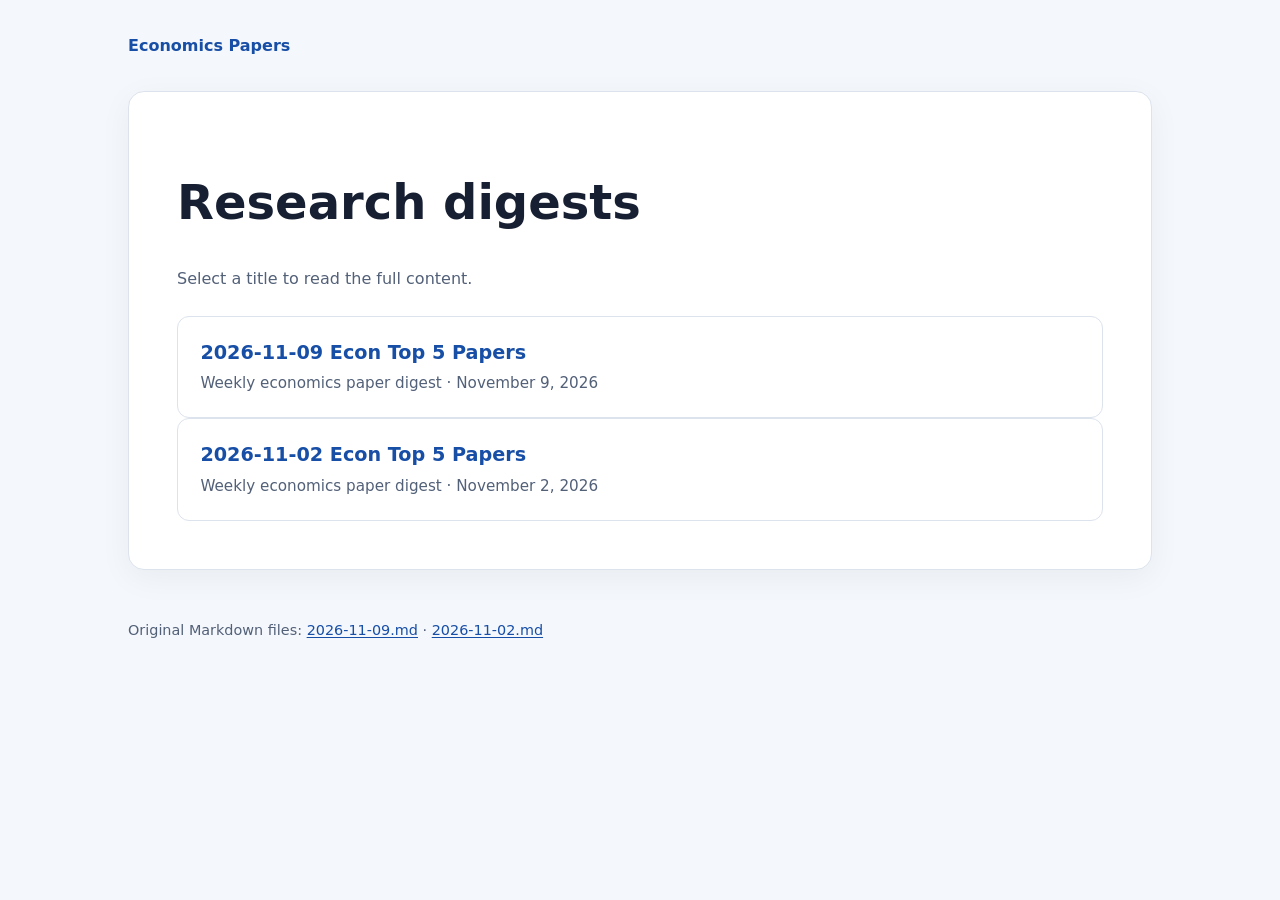
<file: index.html>
<!doctype html>
<html lang="en">
<head>
<meta charset="utf-8">
<meta name="viewport" content="width=device-width, initial-scale=1">
<meta name="description" content="Economics paper digests and research notes.">
<title>Economics Papers</title>
<style>
:root { color-scheme: light; --ink: #172033; --muted: #526078; --link: #174ea6; --line: #dce3ed; --paper: #fff; --wash: #f4f7fb; }
* { box-sizing: border-box; }
body { margin: 0; background: var(--wash); color: var(--ink); font: 16px/1.7 system-ui, -apple-system, BlinkMacSystemFont, "Segoe UI", sans-serif; }
a { color: var(--link); text-underline-offset: .15em; }
a:focus-visible { outline: 3px solid #f59e0b; outline-offset: 3px; }
header, main, footer { width: min(100% - 2rem, 1024px); margin-inline: auto; }
header { padding-block: 2rem 1rem; }
.brand { font-weight: 700; text-decoration: none; }
main { margin-block: 1rem 3rem; padding: clamp(1.25rem, 4vw, 3rem); background: var(--paper); border: 1px solid var(--line); border-radius: 1rem; box-shadow: 0 8px 32px rgb(23 32 51 / 5%); }
h1, h2, h3 { line-height: 1.25; }
h1 { font-size: clamp(2rem, 5vw, 3rem); }
h2 { margin-top: 2.2em; padding-bottom: .35em; border-bottom: 1px solid var(--line); }
h3 { margin-top: 1.6em; }
.meta { color: var(--muted); }
.contents { margin-block: 1.5rem 2rem; padding: 1.25rem 1.5rem; background: var(--wash); border-radius: .75rem; }
.contents h2 { margin: 0 0 .5rem; padding: 0; border: 0; font-size: 1.2rem; }
.contents ul { margin-block: .5rem 0; padding-left: 1.3rem; columns: 2; column-gap: 2rem; }
.contents li { break-inside: avoid; }
.prose table { width: 100%; border-collapse: collapse; display: block; overflow-x: auto; }
.prose th, .prose td { padding: .55rem .7rem; border: 1px solid var(--line); text-align: left; vertical-align: top; }
.prose th { background: var(--wash); }
.prose blockquote { margin-inline: 0; padding-inline: 1rem; border-left: 3px solid var(--link); color: var(--muted); }
.prose img { max-width: 100%; height: auto; }
footer { padding-block: 0 2rem; color: var(--muted); font-size: .9rem; }
@media (max-width: 640px) { .contents ul { columns: 1; } main { padding: 1.25rem; } }

.content-list { list-style: none; margin: 1.5rem 0 0; padding: 0; }
.content-list a { display: block; padding: 1.25rem 1.4rem; border: 1px solid var(--line); border-radius: .75rem; text-decoration: none; }
.content-list a:hover { background: var(--wash); }
.content-list strong { display: block; font-size: 1.2rem; }
.content-list span { color: var(--muted); font-size: .95rem; }
</style>
</head>
<body>
<header><a class="brand" href="./">Economics Papers</a></header>
<main>
<h1>Research digests</h1>
<p class="meta">Select a title to read the full content.</p>
<ul class="content-list">
<li><a href="./2026-11-09-econ-top-5-papers.html"><strong>2026-11-09 Econ Top 5 Papers</strong><span>Weekly economics paper digest · November 9, 2026</span></a></li>

<li><a href="./2026-11-02-econ-top-5-papers.html"><strong>2026-11-02 Econ Top 5 Papers</strong><span>Weekly economics paper digest · November 2, 2026</span></a></li>
</ul>
</main>
<footer>Original Markdown files: <a href="./2026-11-09.md">2026-11-09.md</a> · <a href="./2026-11-02.md">2026-11-02.md</a></footer>
</body>
</html>
</file>
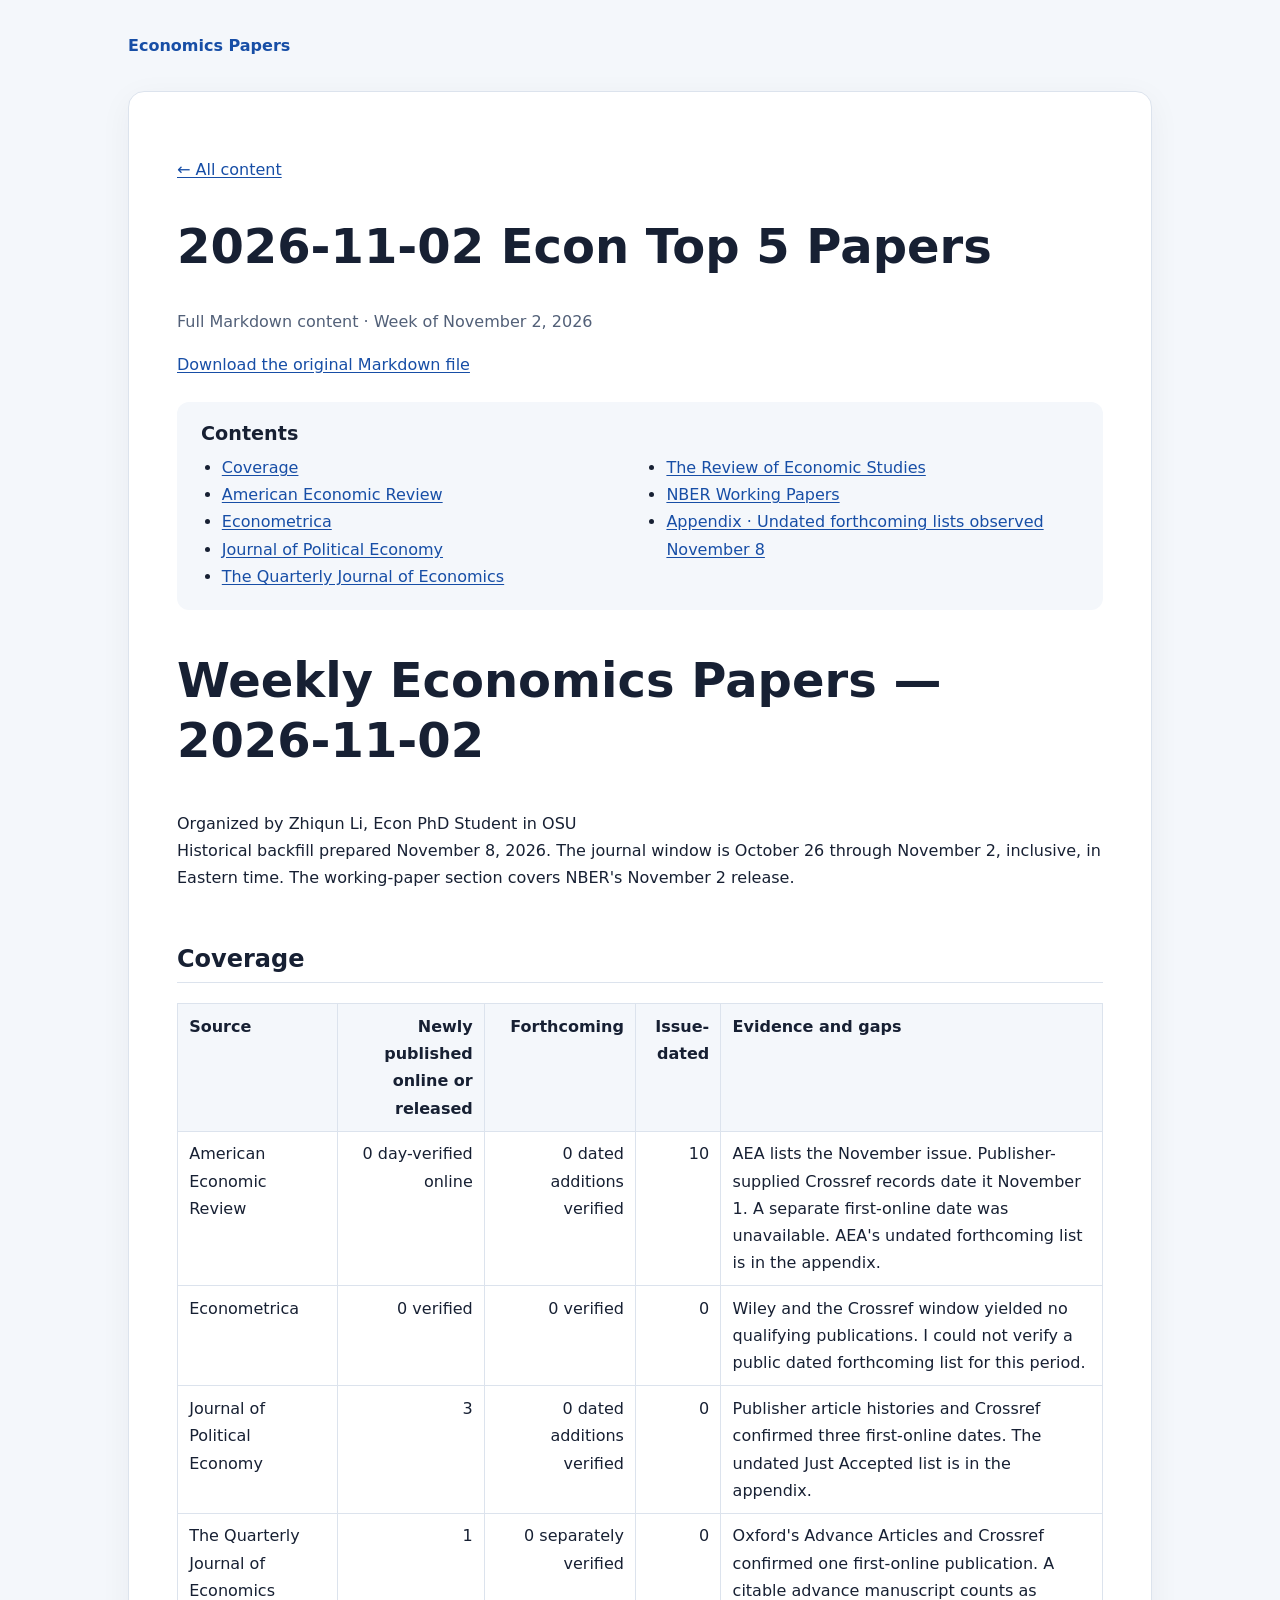
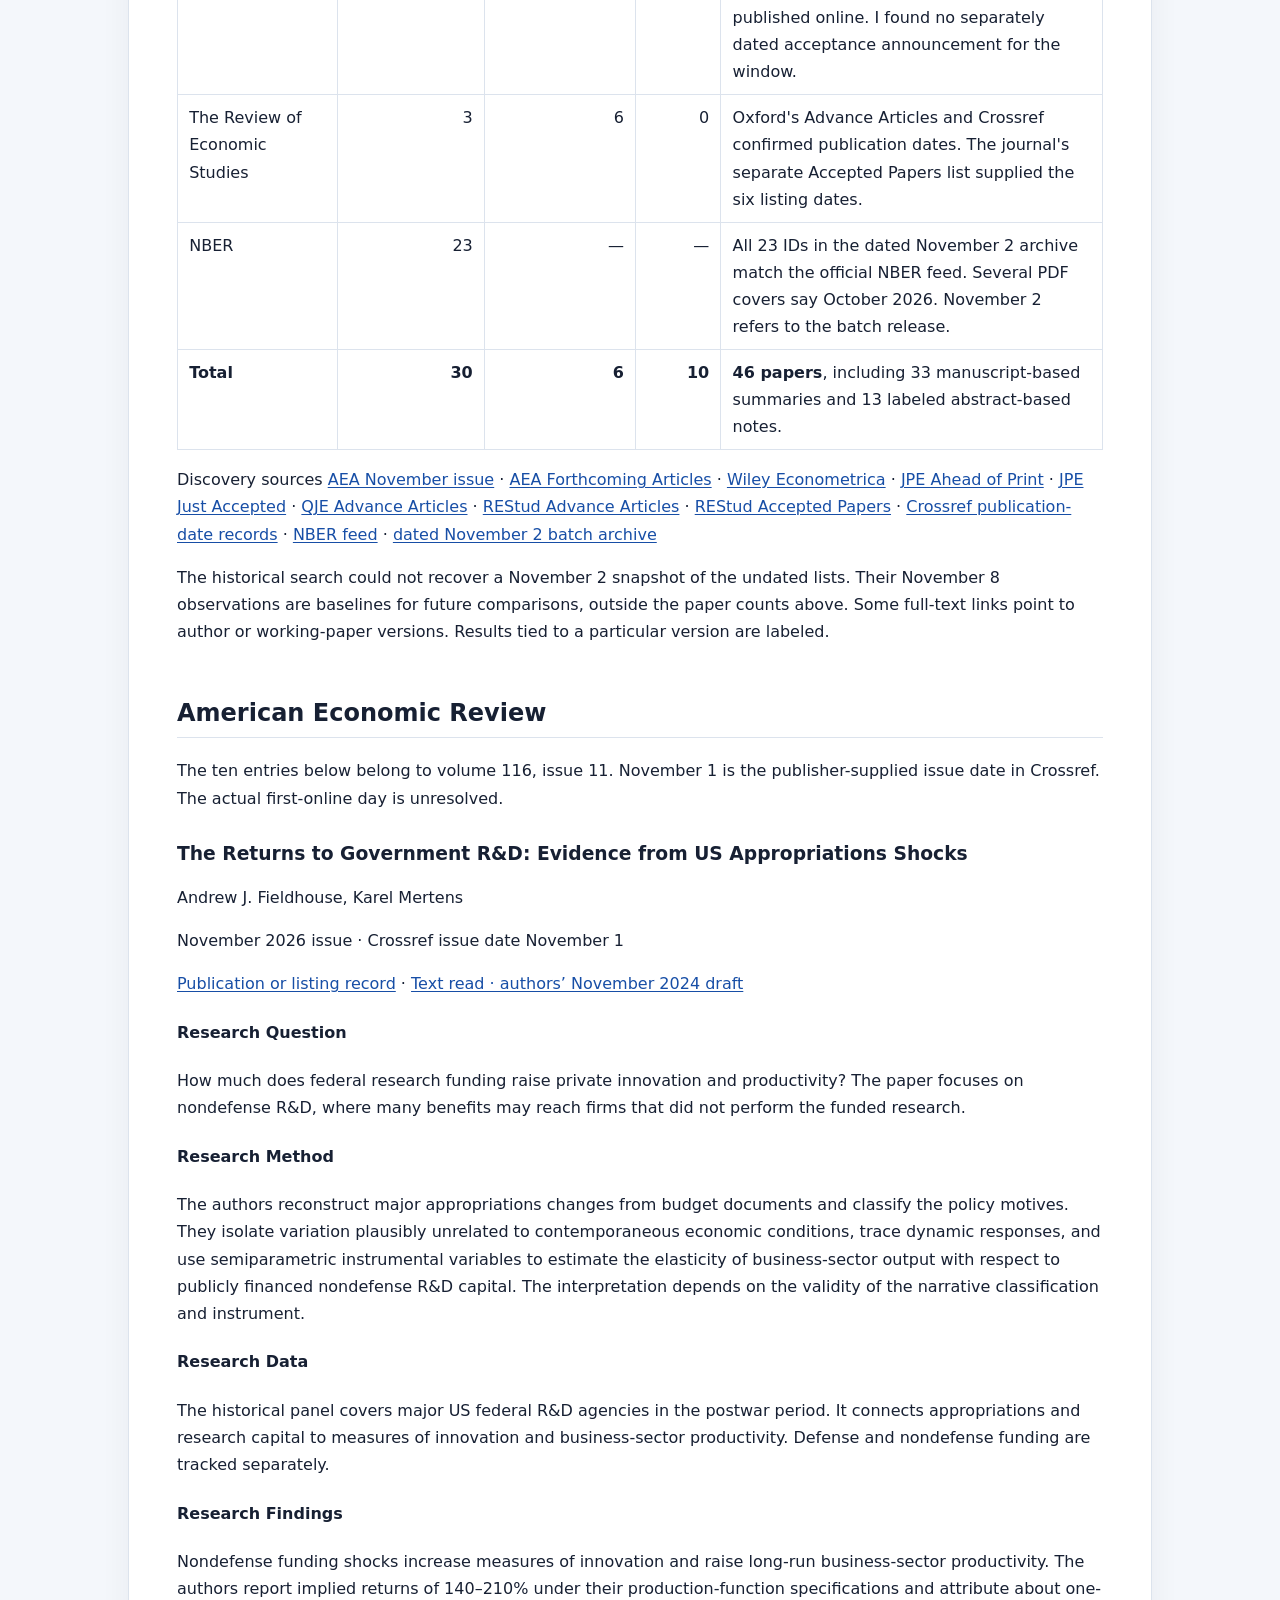
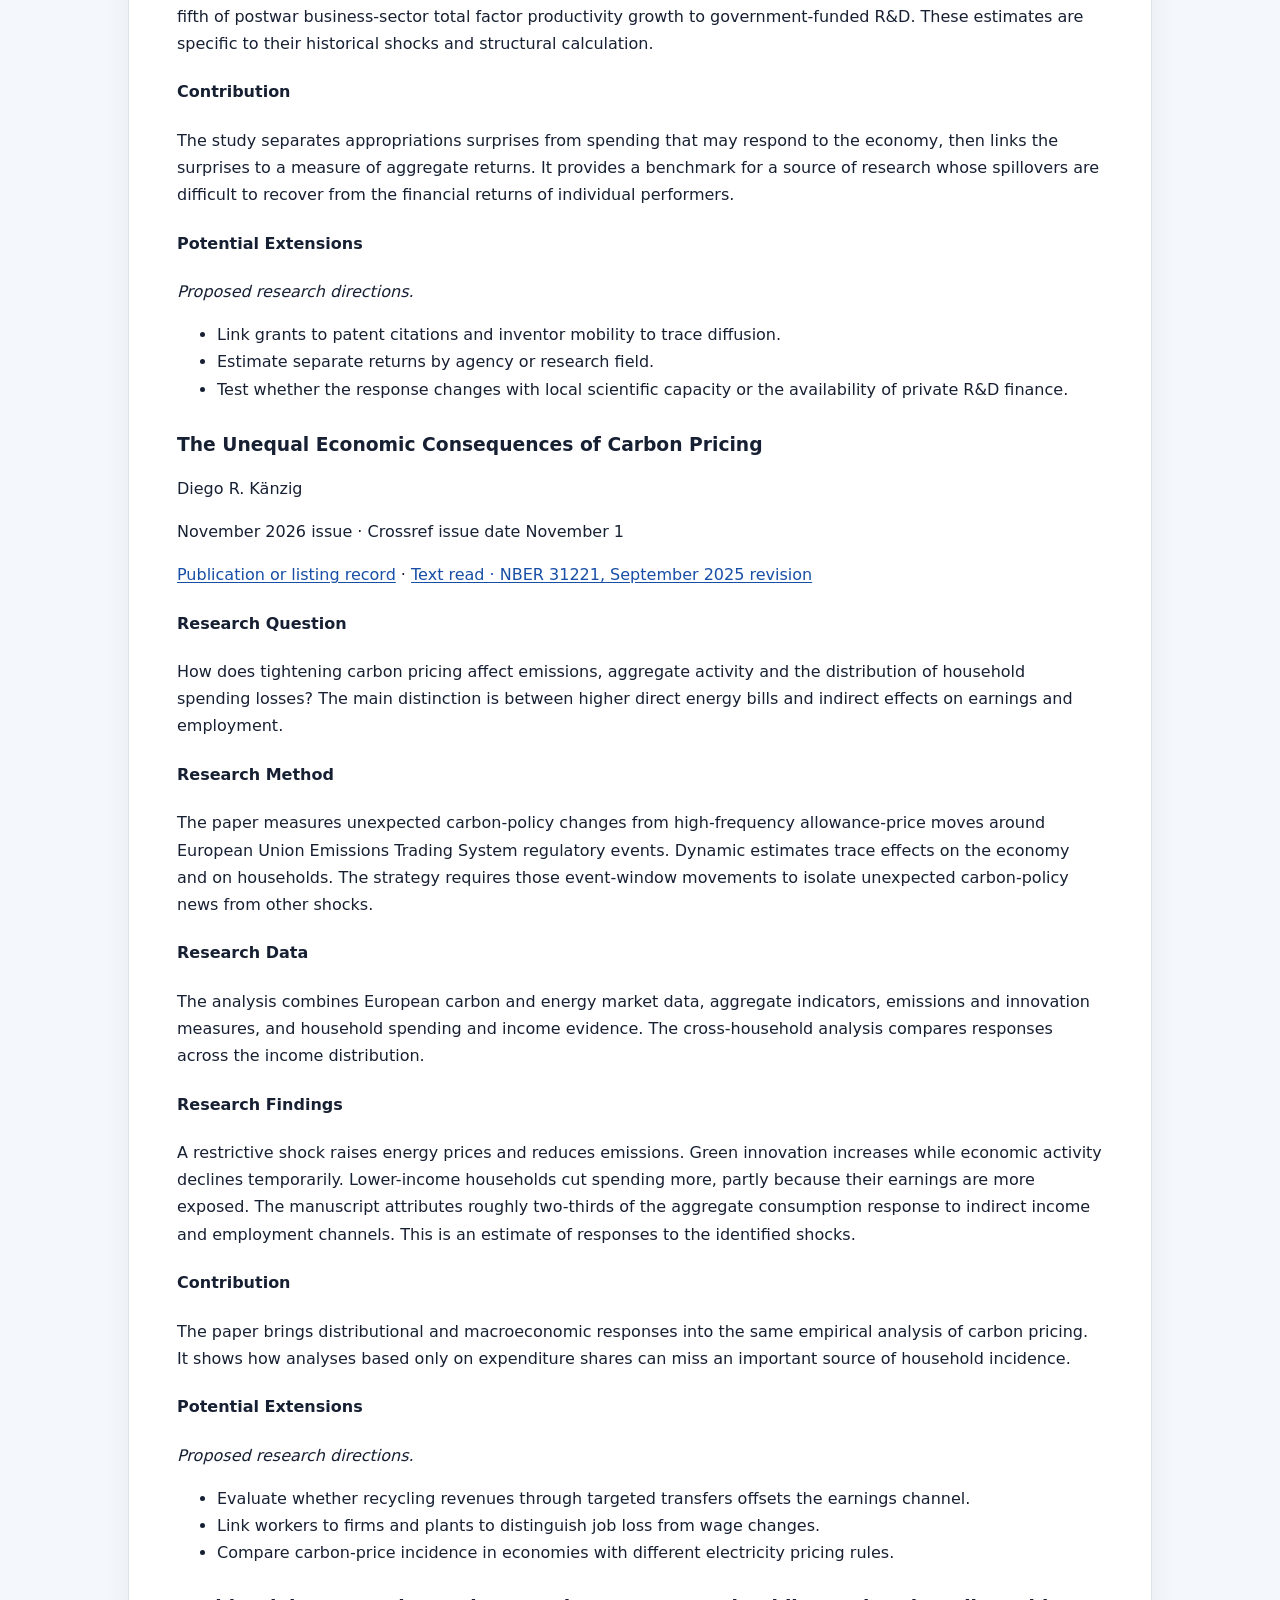
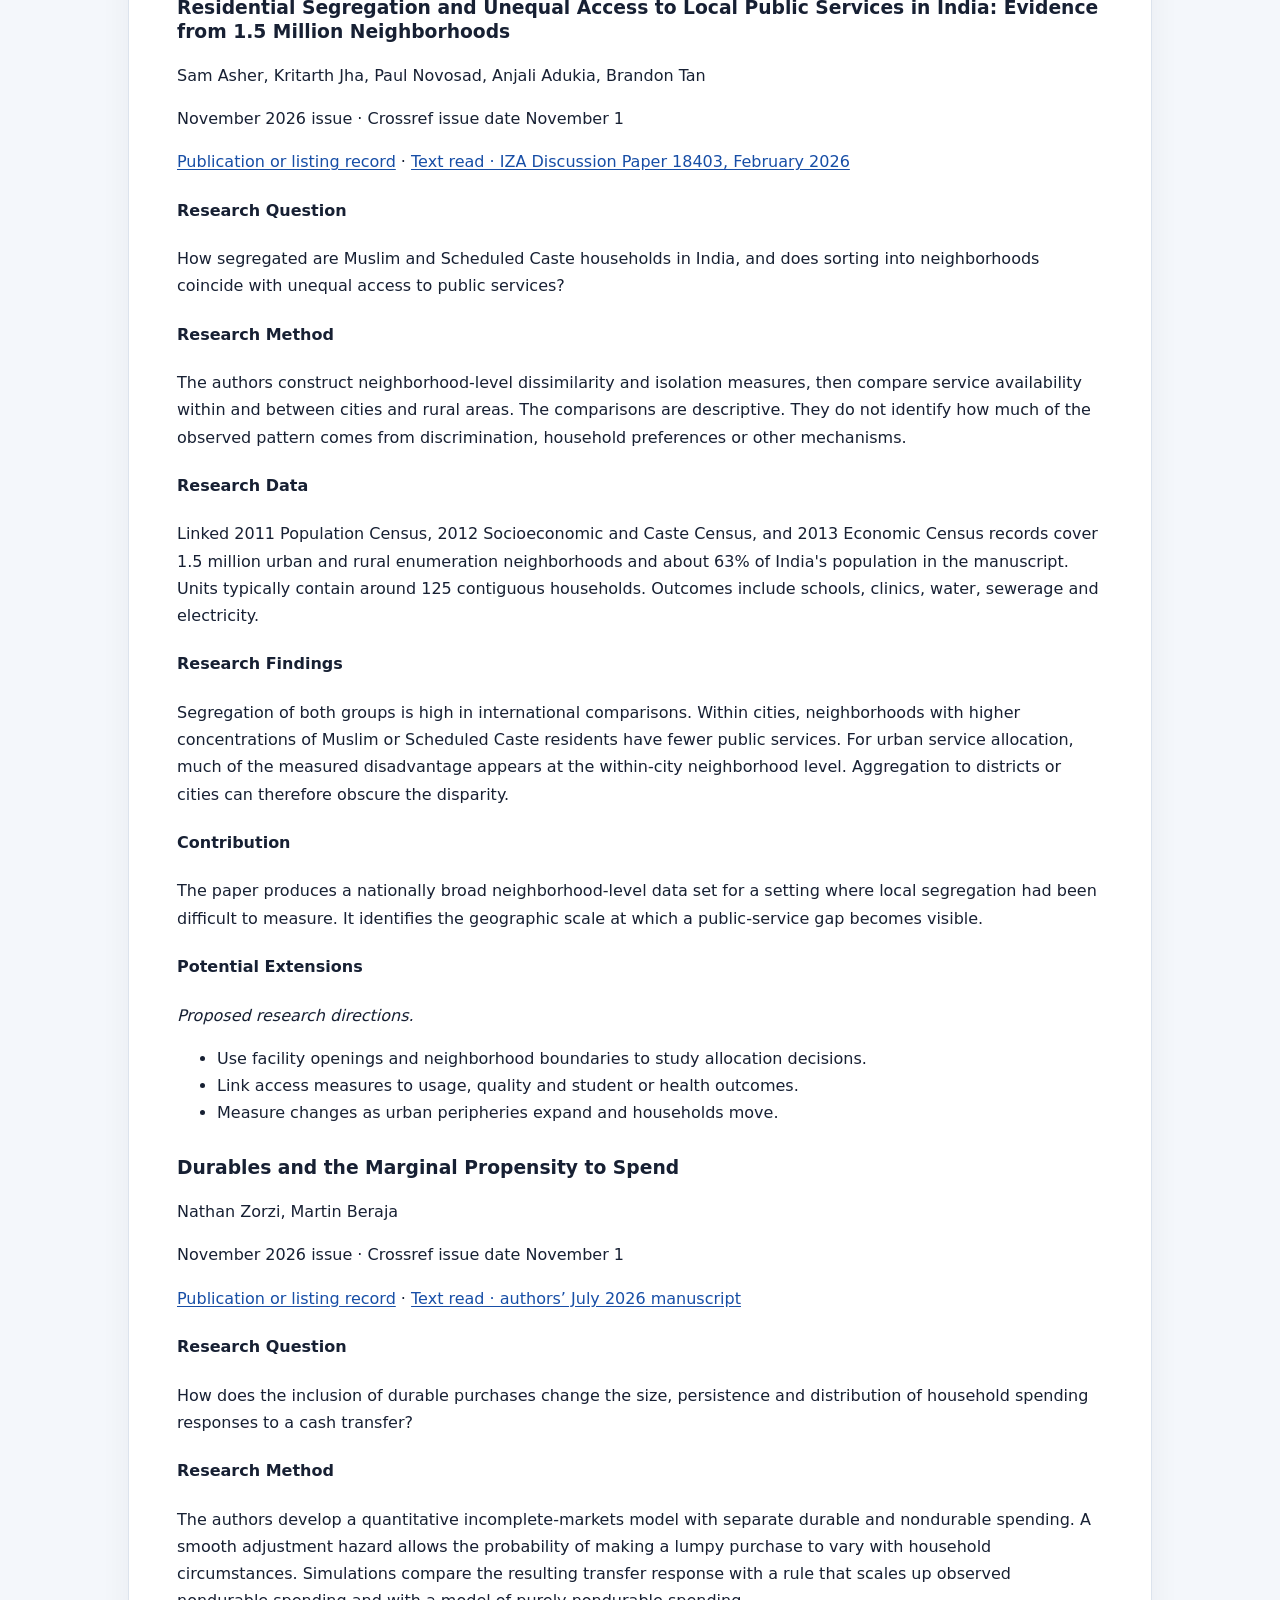
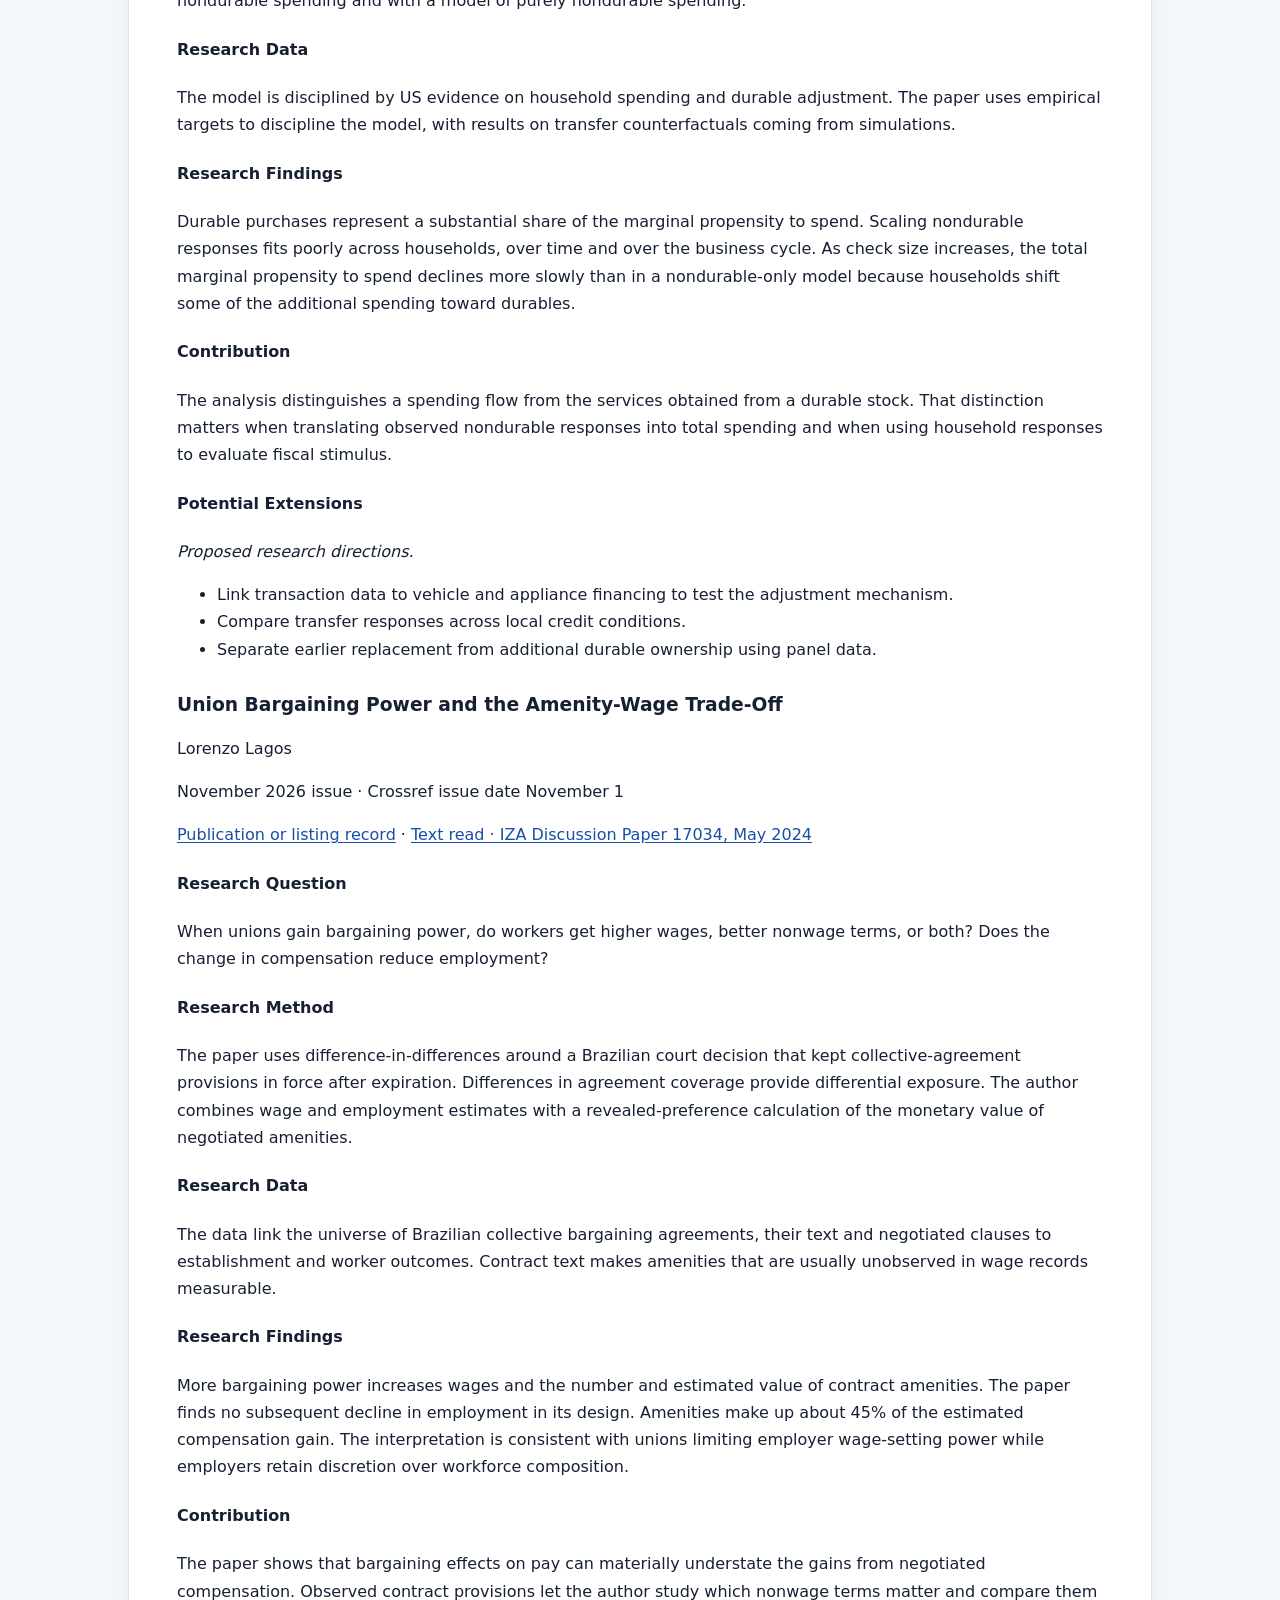
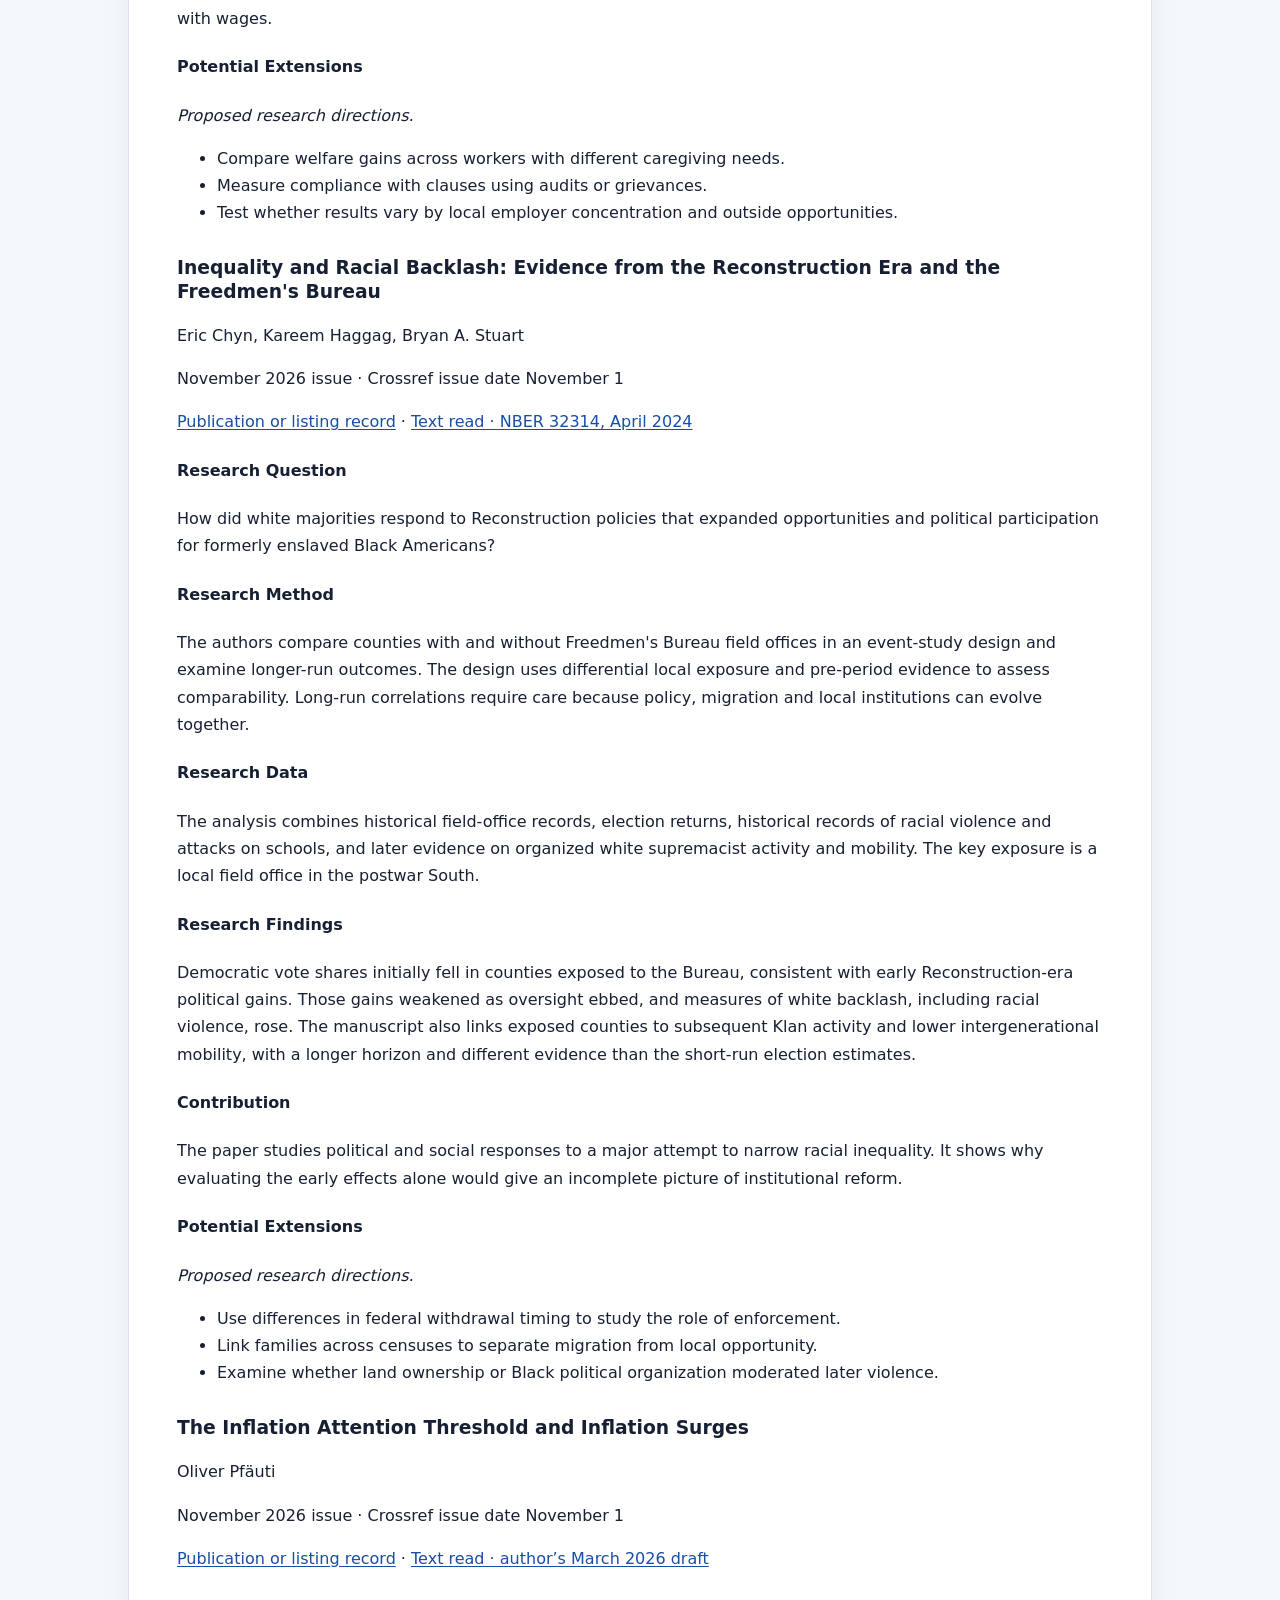
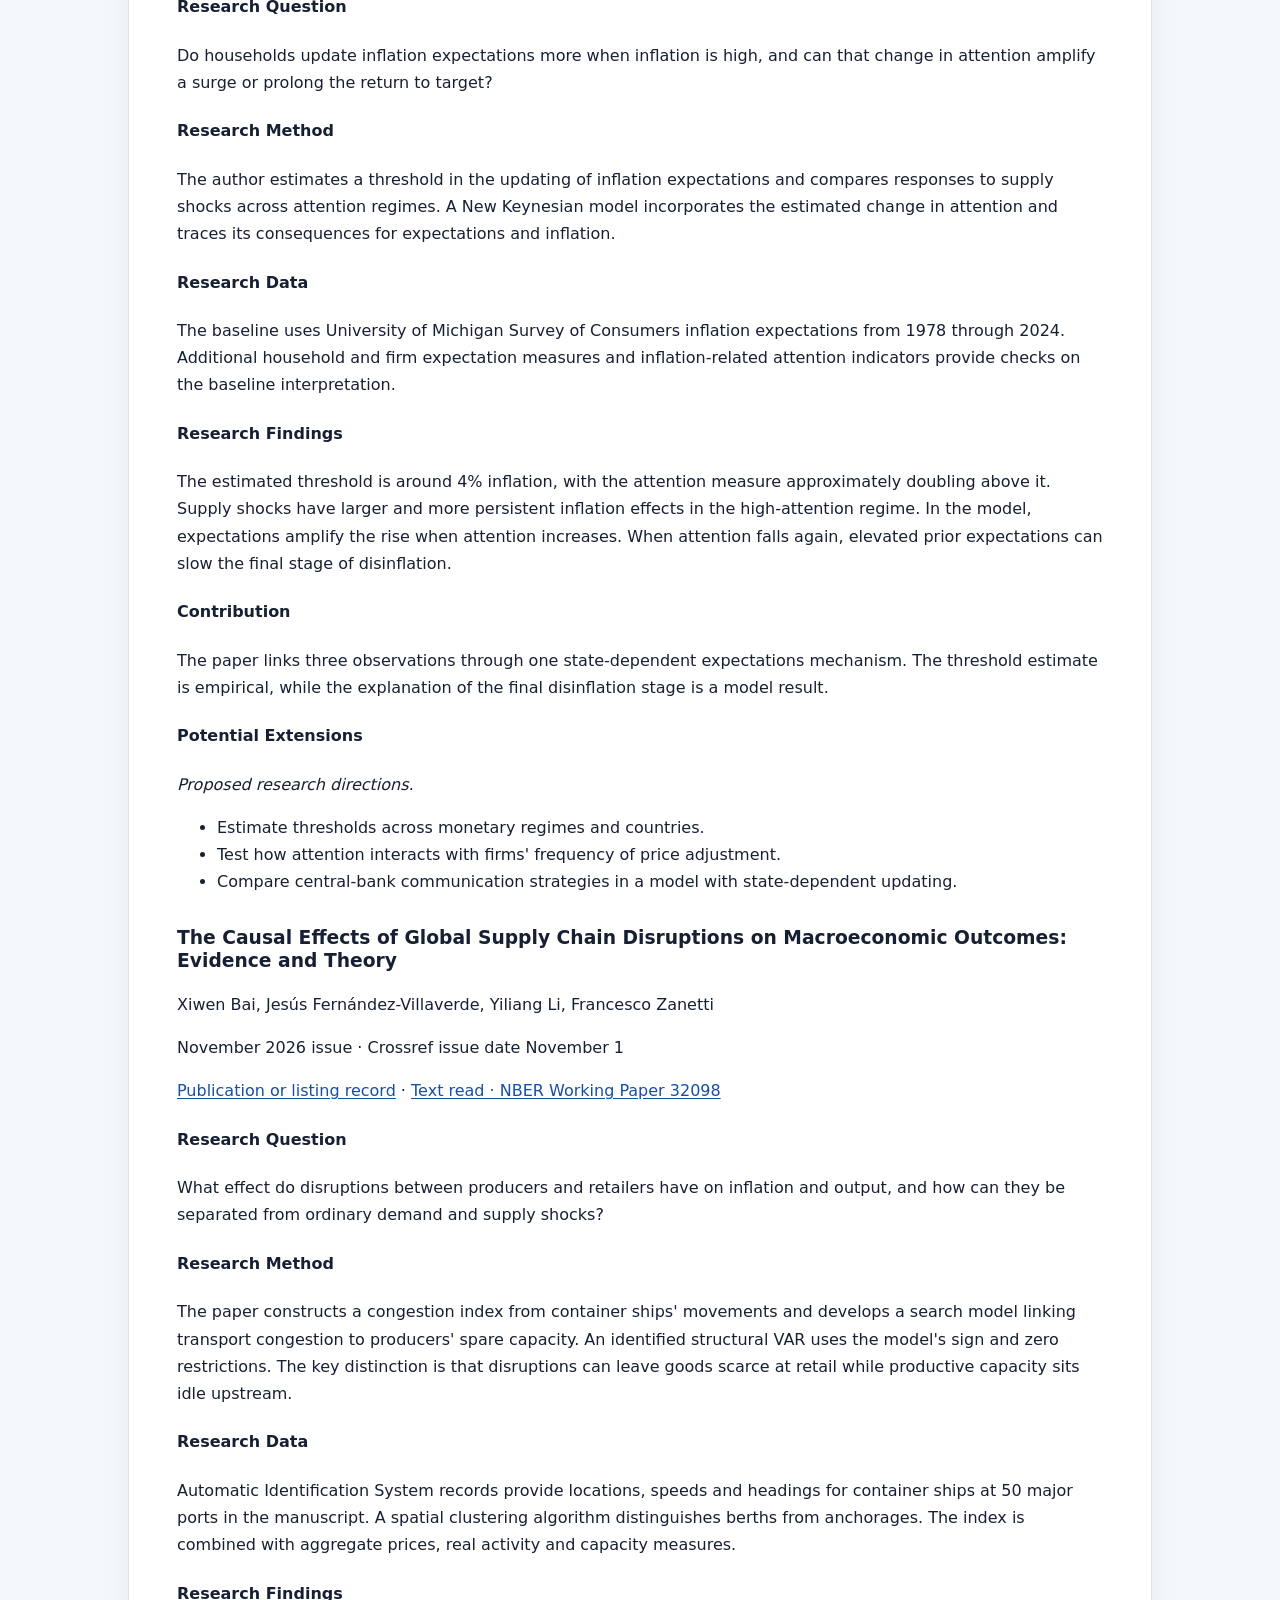
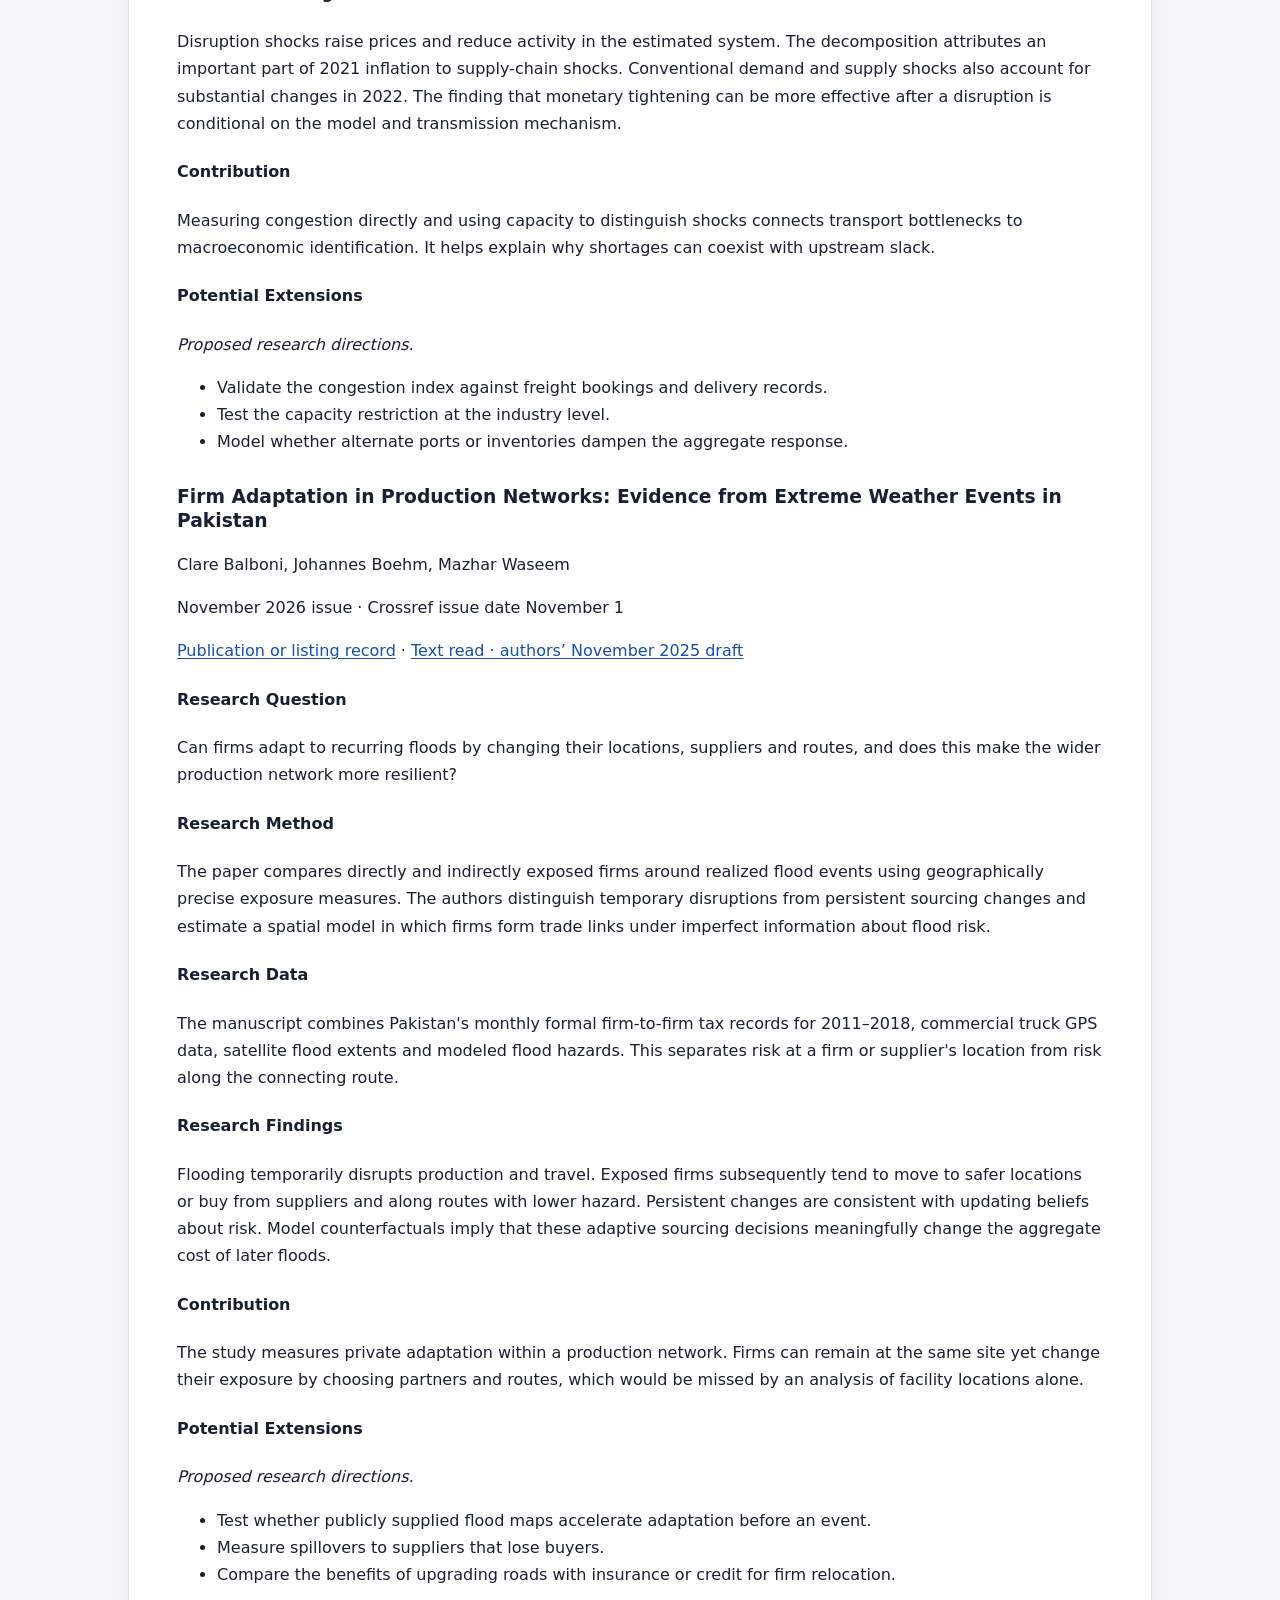
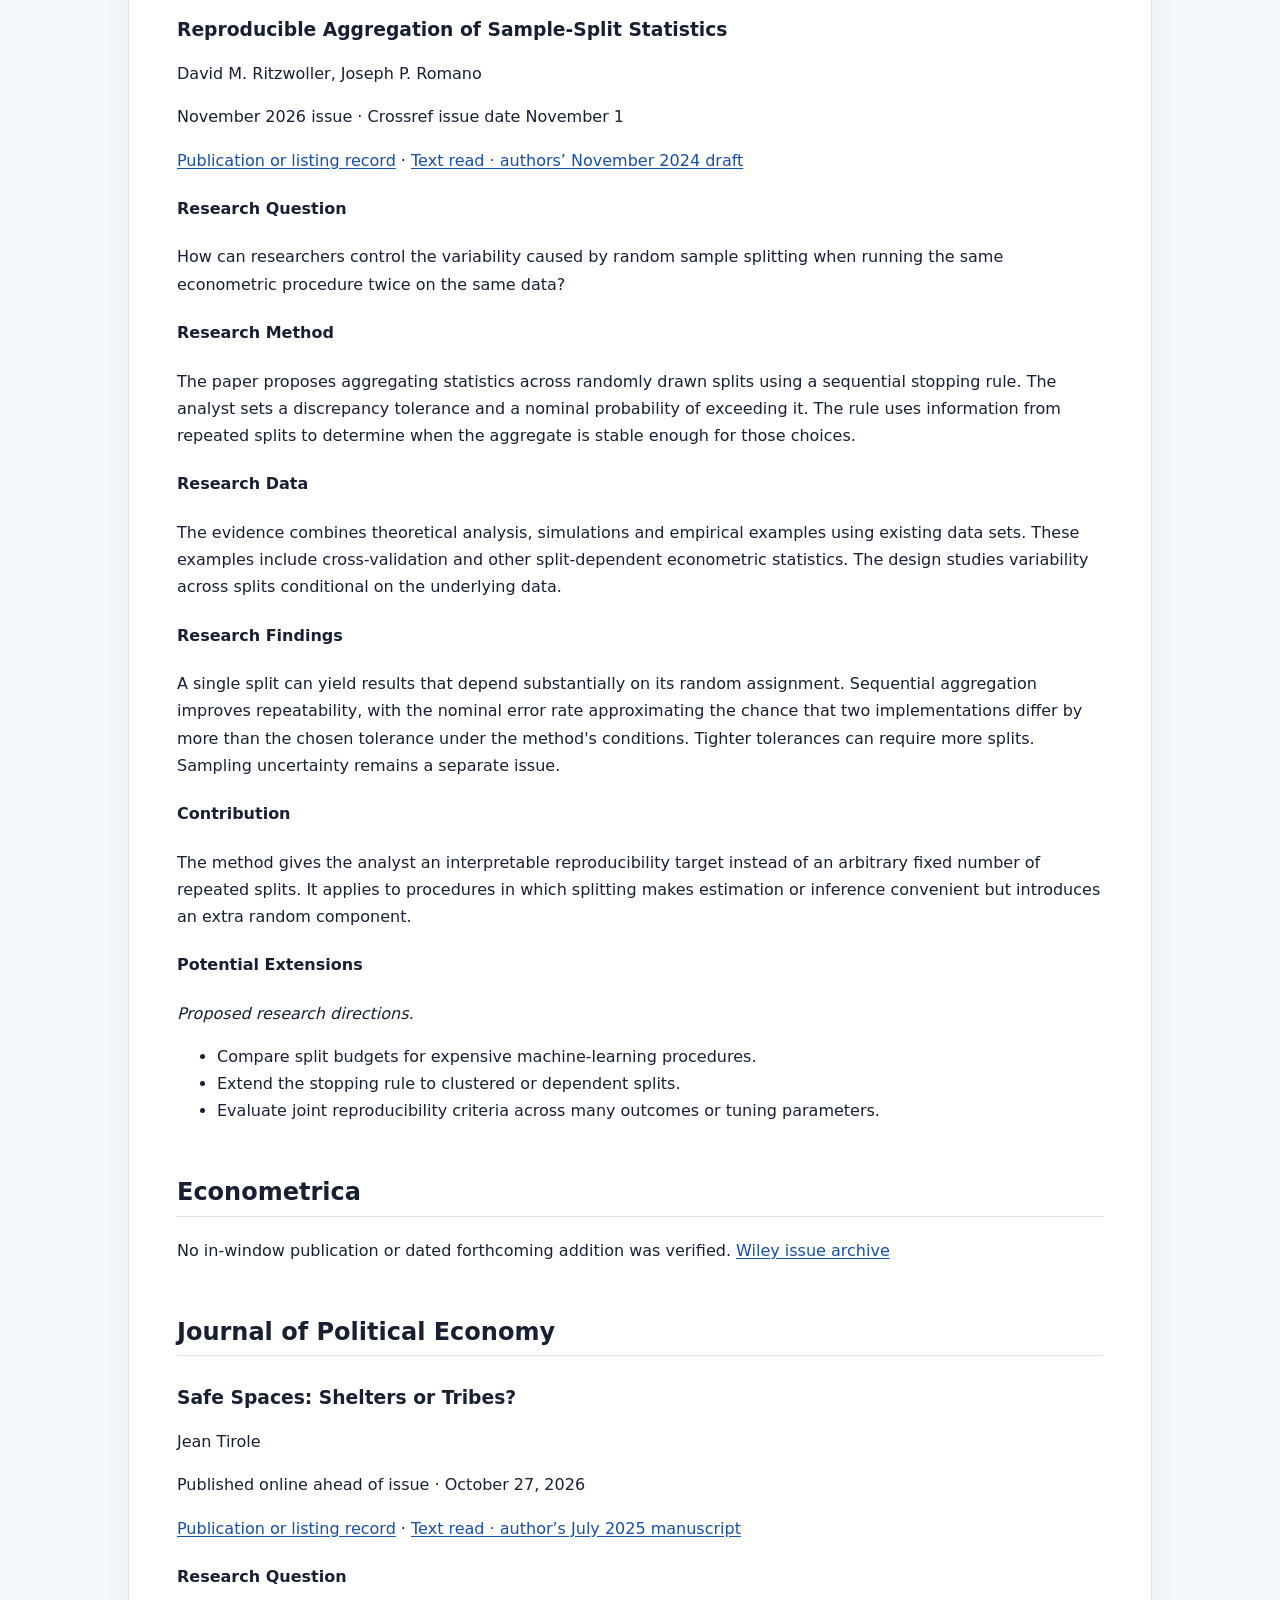
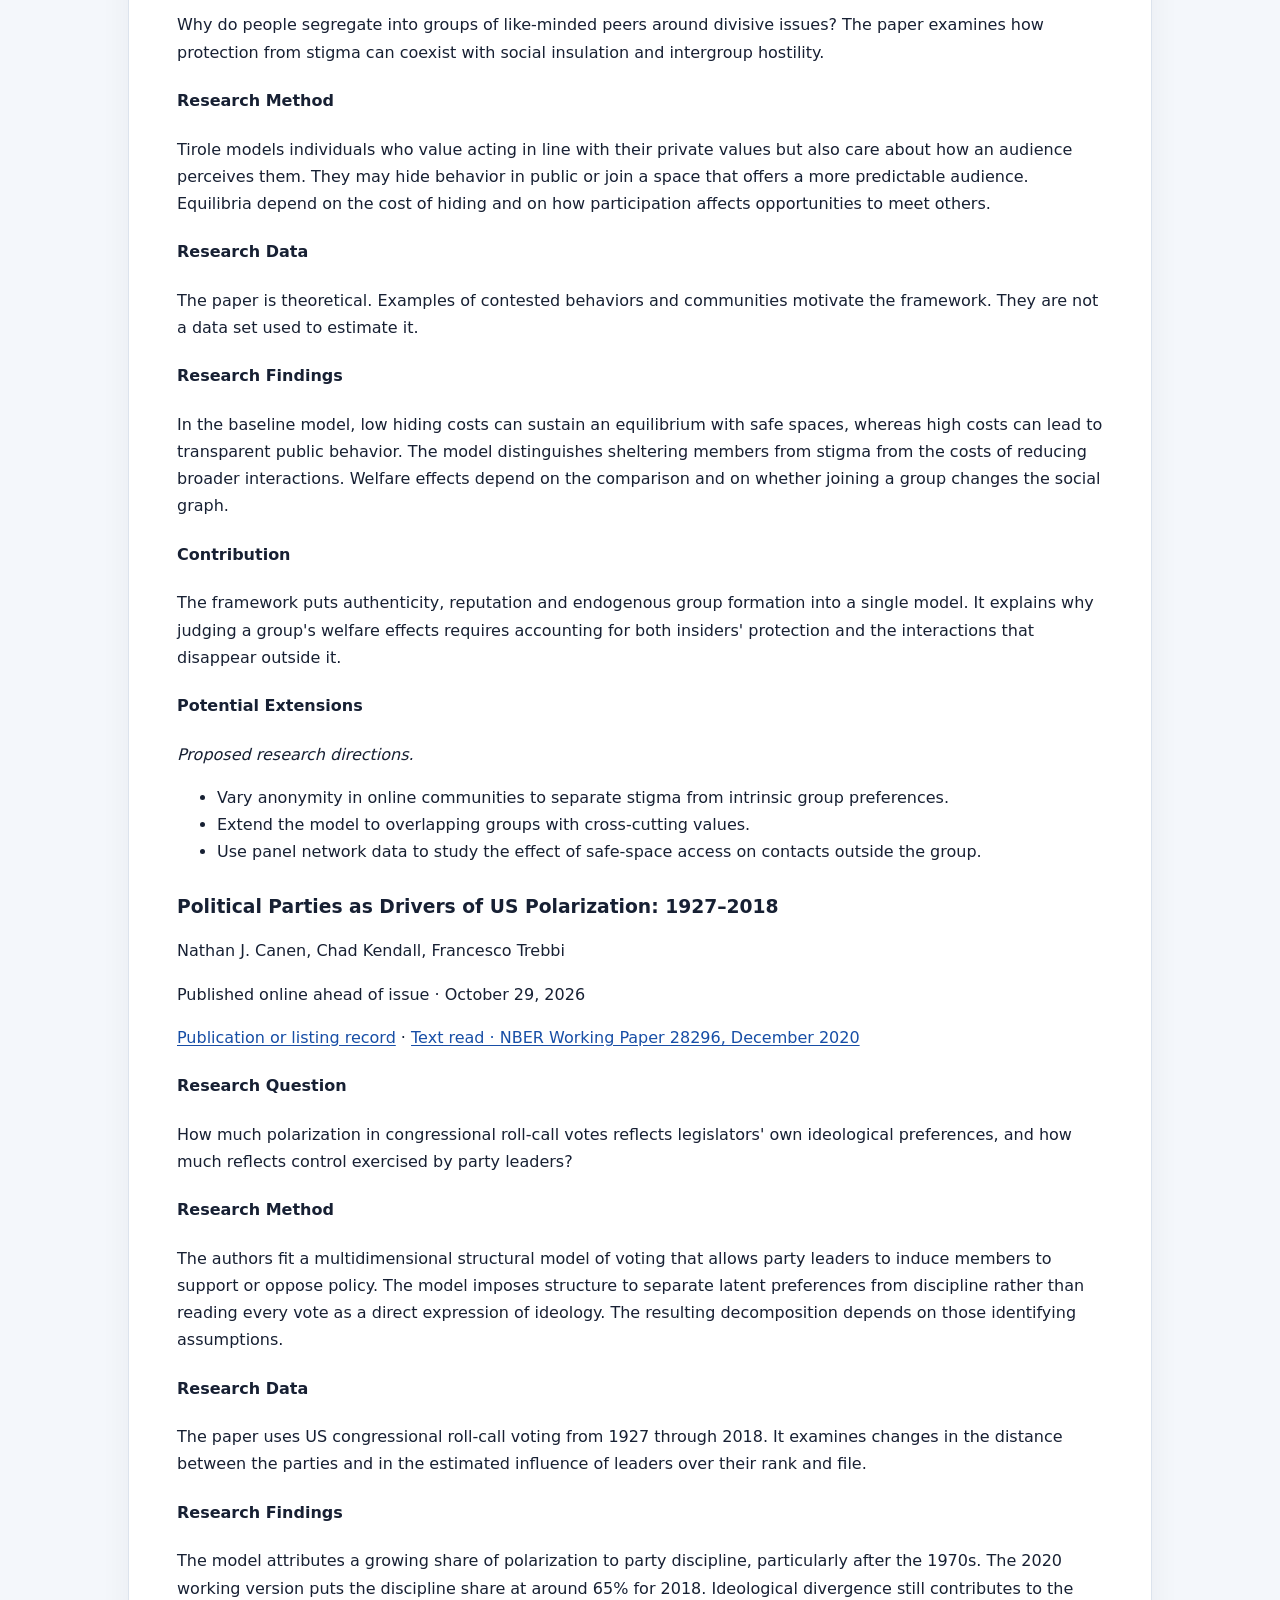
<file: 2026-11-02-econ-top-5-papers.html>
<!doctype html>
<html lang="en">
<head>
<meta charset="utf-8">
<meta name="viewport" content="width=device-width, initial-scale=1">
<meta name="description" content="Weekly economics paper digest for November 2, 2026, with research summaries and evidence notes.">
<title>2026-11-02 Econ Top 5 Papers</title>
<style>
:root { color-scheme: light; --ink: #172033; --muted: #526078; --link: #174ea6; --line: #dce3ed; --paper: #fff; --wash: #f4f7fb; }
* { box-sizing: border-box; }
body { margin: 0; background: var(--wash); color: var(--ink); font: 16px/1.7 system-ui, -apple-system, BlinkMacSystemFont, "Segoe UI", sans-serif; }
a { color: var(--link); text-underline-offset: .15em; }
a:focus-visible { outline: 3px solid #f59e0b; outline-offset: 3px; }
header, main, footer { width: min(100% - 2rem, 1024px); margin-inline: auto; }
header { padding-block: 2rem 1rem; }
.brand { font-weight: 700; text-decoration: none; }
main { margin-block: 1rem 3rem; padding: clamp(1.25rem, 4vw, 3rem); background: var(--paper); border: 1px solid var(--line); border-radius: 1rem; box-shadow: 0 8px 32px rgb(23 32 51 / 5%); }
h1, h2, h3 { line-height: 1.25; }
h1 { font-size: clamp(2rem, 5vw, 3rem); }
h2 { margin-top: 2.2em; padding-bottom: .35em; border-bottom: 1px solid var(--line); }
h3 { margin-top: 1.6em; }
.meta { color: var(--muted); }
.contents { margin-block: 1.5rem 2rem; padding: 1.25rem 1.5rem; background: var(--wash); border-radius: .75rem; }
.contents h2 { margin: 0 0 .5rem; padding: 0; border: 0; font-size: 1.2rem; }
.contents ul { margin-block: .5rem 0; padding-left: 1.3rem; columns: 2; column-gap: 2rem; }
.contents li { break-inside: avoid; }
.prose table { width: 100%; border-collapse: collapse; display: block; overflow-x: auto; }
.prose th, .prose td { padding: .55rem .7rem; border: 1px solid var(--line); text-align: left; vertical-align: top; }
.prose th { background: var(--wash); }
.prose blockquote { margin-inline: 0; padding-inline: 1rem; border-left: 3px solid var(--link); color: var(--muted); }
.prose img { max-width: 100%; height: auto; }
footer { padding-block: 0 2rem; color: var(--muted); font-size: .9rem; }
@media (max-width: 640px) { .contents ul { columns: 1; } main { padding: 1.25rem; } }
</style>
</head>
<body>
<header><a class="brand" href="./">Economics Papers</a></header>
<main>
<p><a href="./">&larr; All content</a></p>
<h1>2026-11-02 Econ Top 5 Papers</h1>
<p class="meta">Full Markdown content · Week of November 2, 2026</p>
<p><a href="./2026-11-02.md" download>Download the original Markdown file</a></p>
<nav class="contents" aria-label="Table of contents"><h2>Contents</h2><ul><li><a href="#coverage">Coverage</a></li><li><a href="#american-economic-review">American Economic Review</a></li><li><a href="#econometrica">Econometrica</a></li><li><a href="#journal-of-political-economy">Journal of Political Economy</a></li><li><a href="#the-quarterly-journal-of-economics">The Quarterly Journal of Economics</a></li><li><a href="#the-review-of-economic-studies">The Review of Economic Studies</a></li><li><a href="#nber-working-papers">NBER Working Papers</a></li><li><a href="#appendix-undated-forthcoming-lists-observed-november-8">Appendix · Undated forthcoming lists observed November 8</a></li></ul></nav>
<article class="prose"><h1 id="weekly-economics-papers-2026-11-02">Weekly Economics Papers — 2026-11-02</h1>
<p>Organized by Zhiqun Li, Econ PhD Student in  OSU<br />
Historical backfill prepared November 8, 2026. The journal window is October 26 through November 2, inclusive, in Eastern time. The working-paper section covers NBER's November 2 release.</p>
<h2 id="coverage">Coverage</h2>
<table>
<thead>
<tr>
  <th>Source</th>
  <th style="text-align:right">Newly published online or released</th>
  <th style="text-align:right">Forthcoming</th>
  <th style="text-align:right">Issue-dated</th>
  <th>Evidence and gaps</th>
</tr>
</thead>
<tbody>
<tr>
  <td>American Economic Review</td>
  <td style="text-align:right">0 day-verified online</td>
  <td style="text-align:right">0 dated additions verified</td>
  <td style="text-align:right">10</td>
  <td>AEA lists the November issue. Publisher-supplied Crossref records date it November 1. A separate first-online date was unavailable. AEA's undated forthcoming list is in the appendix.</td>
</tr>
<tr>
  <td>Econometrica</td>
  <td style="text-align:right">0 verified</td>
  <td style="text-align:right">0 verified</td>
  <td style="text-align:right">0</td>
  <td>Wiley and the Crossref window yielded no qualifying publications. I could not verify a public dated forthcoming list for this period.</td>
</tr>
<tr>
  <td>Journal of Political Economy</td>
  <td style="text-align:right">3</td>
  <td style="text-align:right">0 dated additions verified</td>
  <td style="text-align:right">0</td>
  <td>Publisher article histories and Crossref confirmed three first-online dates. The undated Just Accepted list is in the appendix.</td>
</tr>
<tr>
  <td>The Quarterly Journal of Economics</td>
  <td style="text-align:right">1</td>
  <td style="text-align:right">0 separately verified</td>
  <td style="text-align:right">0</td>
  <td>Oxford's Advance Articles and Crossref confirmed one first-online publication. A citable advance manuscript counts as published online. I found no separately dated acceptance announcement for the window.</td>
</tr>
<tr>
  <td>The Review of Economic Studies</td>
  <td style="text-align:right">3</td>
  <td style="text-align:right">6</td>
  <td style="text-align:right">0</td>
  <td>Oxford's Advance Articles and Crossref confirmed publication dates. The journal's separate Accepted Papers list supplied the six listing dates.</td>
</tr>
<tr>
  <td>NBER</td>
  <td style="text-align:right">23</td>
  <td style="text-align:right">—</td>
  <td style="text-align:right">—</td>
  <td>All 23 IDs in the dated November 2 archive match the official NBER feed. Several PDF covers say October 2026. November 2 refers to the batch release.</td>
</tr>
<tr>
  <td><strong>Total</strong></td>
  <td style="text-align:right"><strong>30</strong></td>
  <td style="text-align:right"><strong>6</strong></td>
  <td style="text-align:right"><strong>10</strong></td>
  <td><strong>46 papers</strong>, including 33 manuscript-based summaries and 13 labeled abstract-based notes.</td>
</tr>
</tbody>
</table>
<p>Discovery sources <a href="https://www.aeaweb.org/issues/867">AEA November issue</a> · <a href="https://www.aeaweb.org/journals/aer/forthcoming">AEA Forthcoming Articles</a> · <a href="https://onlinelibrary.wiley.com/journal/14680262">Wiley Econometrica</a> · <a href="https://www.journals.uchicago.edu/toc/jpe/0/0">JPE Ahead of Print</a> · <a href="https://www.journals.uchicago.edu/toc/jpe/0/ja">JPE Just Accepted</a> · <a href="https://academic.oup.com/qje/advance-articles">QJE Advance Articles</a> · <a href="https://academic.oup.com/restud/advance-articles">REStud Advance Articles</a> · <a href="https://www.restud.com/accepted-papers/">REStud Accepted Papers</a> · <a href="https://www.crossref.org/documentation/retrieve-metadata/rest-api/">Crossref publication-date records</a> · <a href="https://www.nber.org/rss/new.xml">NBER feed</a> · <a href="https://academic-door.github.io/nber-working-papers-cn/weekly/2026-11-02.html">dated November 2 batch archive</a></p>
<p>The historical search could not recover a November 2 snapshot of the undated lists. Their November 8 observations are baselines for future comparisons, outside the paper counts above. Some full-text links point to author or working-paper versions. Results tied to a particular version are labeled.</p>
<h2 id="american-economic-review">American Economic Review</h2>
<p>The ten entries below belong to volume 116, issue 11. November 1 is the publisher-supplied issue date in Crossref. The actual first-online day is unresolved.</p>
<h3 id="the-returns-to-government-r-d-evidence-from-us-appropriations-shocks">The Returns to Government R&amp;D: Evidence from US Appropriations Shocks</h3>
<p>Andrew J. Fieldhouse, Karel Mertens</p>
<p>November 2026 issue · Crossref issue date November 1</p>
<p><a href="https://doi.org/10.1257/aer.20231684">Publication or listing record</a> · <a href="https://andrewjfieldhouse.com/wp-content/uploads/2024/11/The_Return_to_Government_R_D_revised_manuscript.pdf">Text read · authors’ November 2024 draft</a></p>
<h4 id="research-question">Research Question</h4>
<p>How much does federal research funding raise private innovation and productivity? The paper focuses on nondefense R&amp;D, where many benefits may reach firms that did not perform the funded research.</p>
<h4 id="research-method">Research Method</h4>
<p>The authors reconstruct major appropriations changes from budget documents and classify the policy motives. They isolate variation plausibly unrelated to contemporaneous economic conditions, trace dynamic responses, and use semiparametric instrumental variables to estimate the elasticity of business-sector output with respect to publicly financed nondefense R&amp;D capital. The interpretation depends on the validity of the narrative classification and instrument.</p>
<h4 id="research-data">Research Data</h4>
<p>The historical panel covers major US federal R&amp;D agencies in the postwar period. It connects appropriations and research capital to measures of innovation and business-sector productivity. Defense and nondefense funding are tracked separately.</p>
<h4 id="research-findings">Research Findings</h4>
<p>Nondefense funding shocks increase measures of innovation and raise long-run business-sector productivity. The authors report implied returns of 140–210% under their production-function specifications and attribute about one-fifth of postwar business-sector total factor productivity growth to government-funded R&amp;D. These estimates are specific to their historical shocks and structural calculation.</p>
<h4 id="contribution">Contribution</h4>
<p>The study separates appropriations surprises from spending that may respond to the economy, then links the surprises to a measure of aggregate returns. It provides a benchmark for a source of research whose spillovers are difficult to recover from the financial returns of individual performers.</p>
<h4 id="potential-extensions">Potential Extensions</h4>
<p><em>Proposed research directions.</em></p>
<ul>
<li>Link grants to patent citations and inventor mobility to trace diffusion.</li>
<li>Estimate separate returns by agency or research field.</li>
<li>Test whether the response changes with local scientific capacity or the availability of private R&amp;D finance.</li>
</ul>
<h3 id="the-unequal-economic-consequences-of-carbon-pricing">The Unequal Economic Consequences of Carbon Pricing</h3>
<p>Diego R. Känzig</p>
<p>November 2026 issue · Crossref issue date November 1</p>
<p><a href="https://doi.org/10.1257/aer.20230448">Publication or listing record</a> · <a href="https://www.nber.org/system/files/working_papers/w31221/w31221.pdf">Text read · NBER 31221, September 2025 revision</a></p>
<h4 id="research-question-1">Research Question</h4>
<p>How does tightening carbon pricing affect emissions, aggregate activity and the distribution of household spending losses? The main distinction is between higher direct energy bills and indirect effects on earnings and employment.</p>
<h4 id="research-method-1">Research Method</h4>
<p>The paper measures unexpected carbon-policy changes from high-frequency allowance-price moves around European Union Emissions Trading System regulatory events. Dynamic estimates trace effects on the economy and on households. The strategy requires those event-window movements to isolate unexpected carbon-policy news from other shocks.</p>
<h4 id="research-data-1">Research Data</h4>
<p>The analysis combines European carbon and energy market data, aggregate indicators, emissions and innovation measures, and household spending and income evidence. The cross-household analysis compares responses across the income distribution.</p>
<h4 id="research-findings-1">Research Findings</h4>
<p>A restrictive shock raises energy prices and reduces emissions. Green innovation increases while economic activity declines temporarily. Lower-income households cut spending more, partly because their earnings are more exposed. The manuscript attributes roughly two-thirds of the aggregate consumption response to indirect income and employment channels. This is an estimate of responses to the identified shocks.</p>
<h4 id="contribution-1">Contribution</h4>
<p>The paper brings distributional and macroeconomic responses into the same empirical analysis of carbon pricing. It shows how analyses based only on expenditure shares can miss an important source of household incidence.</p>
<h4 id="potential-extensions-1">Potential Extensions</h4>
<p><em>Proposed research directions.</em></p>
<ul>
<li>Evaluate whether recycling revenues through targeted transfers offsets the earnings channel.</li>
<li>Link workers to firms and plants to distinguish job loss from wage changes.</li>
<li>Compare carbon-price incidence in economies with different electricity pricing rules.</li>
</ul>
<h3 id="residential-segregation-and-unequal-access-to-local-public-services-in-india-evidence-from-1-5-million-neighborhoods">Residential Segregation and Unequal Access to Local Public Services in India: Evidence from 1.5 Million Neighborhoods</h3>
<p>Sam Asher, Kritarth Jha, Paul Novosad, Anjali Adukia, Brandon Tan</p>
<p>November 2026 issue · Crossref issue date November 1</p>
<p><a href="https://doi.org/10.1257/aer.20240179">Publication or listing record</a> · <a href="https://docs.iza.org/dp18403.pdf">Text read · IZA Discussion Paper 18403, February 2026</a></p>
<h4 id="research-question-2">Research Question</h4>
<p>How segregated are Muslim and Scheduled Caste households in India, and does sorting into neighborhoods coincide with unequal access to public services?</p>
<h4 id="research-method-2">Research Method</h4>
<p>The authors construct neighborhood-level dissimilarity and isolation measures, then compare service availability within and between cities and rural areas. The comparisons are descriptive. They do not identify how much of the observed pattern comes from discrimination, household preferences or other mechanisms.</p>
<h4 id="research-data-2">Research Data</h4>
<p>Linked 2011 Population Census, 2012 Socioeconomic and Caste Census, and 2013 Economic Census records cover 1.5 million urban and rural enumeration neighborhoods and about 63% of India's population in the manuscript. Units typically contain around 125 contiguous households. Outcomes include schools, clinics, water, sewerage and electricity.</p>
<h4 id="research-findings-2">Research Findings</h4>
<p>Segregation of both groups is high in international comparisons. Within cities, neighborhoods with higher concentrations of Muslim or Scheduled Caste residents have fewer public services. For urban service allocation, much of the measured disadvantage appears at the within-city neighborhood level. Aggregation to districts or cities can therefore obscure the disparity.</p>
<h4 id="contribution-2">Contribution</h4>
<p>The paper produces a nationally broad neighborhood-level data set for a setting where local segregation had been difficult to measure. It identifies the geographic scale at which a public-service gap becomes visible.</p>
<h4 id="potential-extensions-2">Potential Extensions</h4>
<p><em>Proposed research directions.</em></p>
<ul>
<li>Use facility openings and neighborhood boundaries to study allocation decisions.</li>
<li>Link access measures to usage, quality and student or health outcomes.</li>
<li>Measure changes as urban peripheries expand and households move.</li>
</ul>
<h3 id="durables-and-the-marginal-propensity-to-spend">Durables and the Marginal Propensity to Spend</h3>
<p>Nathan Zorzi, Martin Beraja</p>
<p>November 2026 issue · Crossref issue date November 1</p>
<p><a href="https://doi.org/10.1257/aer.20240666">Publication or listing record</a> · <a href="https://drive.google.com/file/d/1-JlbGTTZryd_d3INVDw8XdBe9cCdxslE/view">Text read · authors’ July 2026 manuscript</a></p>
<h4 id="research-question-3">Research Question</h4>
<p>How does the inclusion of durable purchases change the size, persistence and distribution of household spending responses to a cash transfer?</p>
<h4 id="research-method-3">Research Method</h4>
<p>The authors develop a quantitative incomplete-markets model with separate durable and nondurable spending. A smooth adjustment hazard allows the probability of making a lumpy purchase to vary with household circumstances. Simulations compare the resulting transfer response with a rule that scales up observed nondurable spending and with a model of purely nondurable spending.</p>
<h4 id="research-data-3">Research Data</h4>
<p>The model is disciplined by US evidence on household spending and durable adjustment. The paper uses empirical targets to discipline the model, with results on transfer counterfactuals coming from simulations.</p>
<h4 id="research-findings-3">Research Findings</h4>
<p>Durable purchases represent a substantial share of the marginal propensity to spend. Scaling nondurable responses fits poorly across households, over time and over the business cycle. As check size increases, the total marginal propensity to spend declines more slowly than in a nondurable-only model because households shift some of the additional spending toward durables.</p>
<h4 id="contribution-3">Contribution</h4>
<p>The analysis distinguishes a spending flow from the services obtained from a durable stock. That distinction matters when translating observed nondurable responses into total spending and when using household responses to evaluate fiscal stimulus.</p>
<h4 id="potential-extensions-3">Potential Extensions</h4>
<p><em>Proposed research directions.</em></p>
<ul>
<li>Link transaction data to vehicle and appliance financing to test the adjustment mechanism.</li>
<li>Compare transfer responses across local credit conditions.</li>
<li>Separate earlier replacement from additional durable ownership using panel data.</li>
</ul>
<h3 id="union-bargaining-power-and-the-amenity-wage-trade-off">Union Bargaining Power and the Amenity-Wage Trade-Off</h3>
<p>Lorenzo Lagos</p>
<p>November 2026 issue · Crossref issue date November 1</p>
<p><a href="https://doi.org/10.1257/aer.20240766">Publication or listing record</a> · <a href="https://docs.iza.org/dp17034.pdf">Text read · IZA Discussion Paper 17034, May 2024</a></p>
<h4 id="research-question-4">Research Question</h4>
<p>When unions gain bargaining power, do workers get higher wages, better nonwage terms, or both? Does the change in compensation reduce employment?</p>
<h4 id="research-method-4">Research Method</h4>
<p>The paper uses difference-in-differences around a Brazilian court decision that kept collective-agreement provisions in force after expiration. Differences in agreement coverage provide differential exposure. The author combines wage and employment estimates with a revealed-preference calculation of the monetary value of negotiated amenities.</p>
<h4 id="research-data-4">Research Data</h4>
<p>The data link the universe of Brazilian collective bargaining agreements, their text and negotiated clauses to establishment and worker outcomes. Contract text makes amenities that are usually unobserved in wage records measurable.</p>
<h4 id="research-findings-4">Research Findings</h4>
<p>More bargaining power increases wages and the number and estimated value of contract amenities. The paper finds no subsequent decline in employment in its design. Amenities make up about 45% of the estimated compensation gain. The interpretation is consistent with unions limiting employer wage-setting power while employers retain discretion over workforce composition.</p>
<h4 id="contribution-4">Contribution</h4>
<p>The paper shows that bargaining effects on pay can materially understate the gains from negotiated compensation. Observed contract provisions let the author study which nonwage terms matter and compare them with wages.</p>
<h4 id="potential-extensions-4">Potential Extensions</h4>
<p><em>Proposed research directions.</em></p>
<ul>
<li>Compare welfare gains across workers with different caregiving needs.</li>
<li>Measure compliance with clauses using audits or grievances.</li>
<li>Test whether results vary by local employer concentration and outside opportunities.</li>
</ul>
<h3 id="inequality-and-racial-backlash-evidence-from-the-reconstruction-era-and-the-freedmen-s-bureau">Inequality and Racial Backlash: Evidence from the Reconstruction Era and the Freedmen's Bureau</h3>
<p>Eric Chyn, Kareem Haggag, Bryan A. Stuart</p>
<p>November 2026 issue · Crossref issue date November 1</p>
<p><a href="https://doi.org/10.1257/aer.20241561">Publication or listing record</a> · <a href="https://www.nber.org/system/files/working_papers/w32314/w32314.pdf">Text read · NBER 32314, April 2024</a></p>
<h4 id="research-question-5">Research Question</h4>
<p>How did white majorities respond to Reconstruction policies that expanded opportunities and political participation for formerly enslaved Black Americans?</p>
<h4 id="research-method-5">Research Method</h4>
<p>The authors compare counties with and without Freedmen's Bureau field offices in an event-study design and examine longer-run outcomes. The design uses differential local exposure and pre-period evidence to assess comparability. Long-run correlations require care because policy, migration and local institutions can evolve together.</p>
<h4 id="research-data-5">Research Data</h4>
<p>The analysis combines historical field-office records, election returns, historical records of racial violence and attacks on schools, and later evidence on organized white supremacist activity and mobility. The key exposure is a local field office in the postwar South.</p>
<h4 id="research-findings-5">Research Findings</h4>
<p>Democratic vote shares initially fell in counties exposed to the Bureau, consistent with early Reconstruction-era political gains. Those gains weakened as oversight ebbed, and measures of white backlash, including racial violence, rose. The manuscript also links exposed counties to subsequent Klan activity and lower intergenerational mobility, with a longer horizon and different evidence than the short-run election estimates.</p>
<h4 id="contribution-5">Contribution</h4>
<p>The paper studies political and social responses to a major attempt to narrow racial inequality. It shows why evaluating the early effects alone would give an incomplete picture of institutional reform.</p>
<h4 id="potential-extensions-5">Potential Extensions</h4>
<p><em>Proposed research directions.</em></p>
<ul>
<li>Use differences in federal withdrawal timing to study the role of enforcement.</li>
<li>Link families across censuses to separate migration from local opportunity.</li>
<li>Examine whether land ownership or Black political organization moderated later violence.</li>
</ul>
<h3 id="the-inflation-attention-threshold-and-inflation-surges">The Inflation Attention Threshold and Inflation Surges</h3>
<p>Oliver Pfäuti</p>
<p>November 2026 issue · Crossref issue date November 1</p>
<p><a href="https://doi.org/10.1257/aer.20250051">Publication or listing record</a> · <a href="https://www.oliverpfaeuti.com/website/IAT.pdf">Text read · author’s March 2026 draft</a></p>
<h4 id="research-question-6">Research Question</h4>
<p>Do households update inflation expectations more when inflation is high, and can that change in attention amplify a surge or prolong the return to target?</p>
<h4 id="research-method-6">Research Method</h4>
<p>The author estimates a threshold in the updating of inflation expectations and compares responses to supply shocks across attention regimes. A New Keynesian model incorporates the estimated change in attention and traces its consequences for expectations and inflation.</p>
<h4 id="research-data-6">Research Data</h4>
<p>The baseline uses University of Michigan Survey of Consumers inflation expectations from 1978 through 2024. Additional household and firm expectation measures and inflation-related attention indicators provide checks on the baseline interpretation.</p>
<h4 id="research-findings-6">Research Findings</h4>
<p>The estimated threshold is around 4% inflation, with the attention measure approximately doubling above it. Supply shocks have larger and more persistent inflation effects in the high-attention regime. In the model, expectations amplify the rise when attention increases. When attention falls again, elevated prior expectations can slow the final stage of disinflation.</p>
<h4 id="contribution-6">Contribution</h4>
<p>The paper links three observations through one state-dependent expectations mechanism. The threshold estimate is empirical, while the explanation of the final disinflation stage is a model result.</p>
<h4 id="potential-extensions-6">Potential Extensions</h4>
<p><em>Proposed research directions.</em></p>
<ul>
<li>Estimate thresholds across monetary regimes and countries.</li>
<li>Test how attention interacts with firms' frequency of price adjustment.</li>
<li>Compare central-bank communication strategies in a model with state-dependent updating.</li>
</ul>
<h3 id="the-causal-effects-of-global-supply-chain-disruptions-on-macroeconomic-outcomes-evidence-and-theory">The Causal Effects of Global Supply Chain Disruptions on Macroeconomic Outcomes: Evidence and Theory</h3>
<p>Xiwen Bai, Jesús Fernández-Villaverde, Yiliang Li, Francesco Zanetti</p>
<p>November 2026 issue · Crossref issue date November 1</p>
<p><a href="https://doi.org/10.1257/aer.20250081">Publication or listing record</a> · <a href="https://www.nber.org/system/files/working_papers/w32098/w32098.pdf">Text read · NBER Working Paper 32098</a></p>
<h4 id="research-question-7">Research Question</h4>
<p>What effect do disruptions between producers and retailers have on inflation and output, and how can they be separated from ordinary demand and supply shocks?</p>
<h4 id="research-method-7">Research Method</h4>
<p>The paper constructs a congestion index from container ships' movements and develops a search model linking transport congestion to producers' spare capacity. An identified structural VAR uses the model's sign and zero restrictions. The key distinction is that disruptions can leave goods scarce at retail while productive capacity sits idle upstream.</p>
<h4 id="research-data-7">Research Data</h4>
<p>Automatic Identification System records provide locations, speeds and headings for container ships at 50 major ports in the manuscript. A spatial clustering algorithm distinguishes berths from anchorages. The index is combined with aggregate prices, real activity and capacity measures.</p>
<h4 id="research-findings-7">Research Findings</h4>
<p>Disruption shocks raise prices and reduce activity in the estimated system. The decomposition attributes an important part of 2021 inflation to supply-chain shocks. Conventional demand and supply shocks also account for substantial changes in 2022. The finding that monetary tightening can be more effective after a disruption is conditional on the model and transmission mechanism.</p>
<h4 id="contribution-7">Contribution</h4>
<p>Measuring congestion directly and using capacity to distinguish shocks connects transport bottlenecks to macroeconomic identification. It helps explain why shortages can coexist with upstream slack.</p>
<h4 id="potential-extensions-7">Potential Extensions</h4>
<p><em>Proposed research directions.</em></p>
<ul>
<li>Validate the congestion index against freight bookings and delivery records.</li>
<li>Test the capacity restriction at the industry level.</li>
<li>Model whether alternate ports or inventories dampen the aggregate response.</li>
</ul>
<h3 id="firm-adaptation-in-production-networks-evidence-from-extreme-weather-events-in-pakistan">Firm Adaptation in Production Networks: Evidence from Extreme Weather Events in Pakistan</h3>
<p>Clare Balboni, Johannes Boehm, Mazhar Waseem</p>
<p>November 2026 issue · Crossref issue date November 1</p>
<p><a href="https://doi.org/10.1257/aer.20241027">Publication or listing record</a> · <a href="https://mazharwaseem.com/static/uploads/Pakistan_Floods.pdf">Text read · authors’ November 2025 draft</a></p>
<h4 id="research-question-8">Research Question</h4>
<p>Can firms adapt to recurring floods by changing their locations, suppliers and routes, and does this make the wider production network more resilient?</p>
<h4 id="research-method-8">Research Method</h4>
<p>The paper compares directly and indirectly exposed firms around realized flood events using geographically precise exposure measures. The authors distinguish temporary disruptions from persistent sourcing changes and estimate a spatial model in which firms form trade links under imperfect information about flood risk.</p>
<h4 id="research-data-8">Research Data</h4>
<p>The manuscript combines Pakistan's monthly formal firm-to-firm tax records for 2011–2018, commercial truck GPS data, satellite flood extents and modeled flood hazards. This separates risk at a firm or supplier's location from risk along the connecting route.</p>
<h4 id="research-findings-8">Research Findings</h4>
<p>Flooding temporarily disrupts production and travel. Exposed firms subsequently tend to move to safer locations or buy from suppliers and along routes with lower hazard. Persistent changes are consistent with updating beliefs about risk. Model counterfactuals imply that these adaptive sourcing decisions meaningfully change the aggregate cost of later floods.</p>
<h4 id="contribution-8">Contribution</h4>
<p>The study measures private adaptation within a production network. Firms can remain at the same site yet change their exposure by choosing partners and routes, which would be missed by an analysis of facility locations alone.</p>
<h4 id="potential-extensions-8">Potential Extensions</h4>
<p><em>Proposed research directions.</em></p>
<ul>
<li>Test whether publicly supplied flood maps accelerate adaptation before an event.</li>
<li>Measure spillovers to suppliers that lose buyers.</li>
<li>Compare the benefits of upgrading roads with insurance or credit for firm relocation.</li>
</ul>
<h3 id="reproducible-aggregation-of-sample-split-statistics">Reproducible Aggregation of Sample-Split Statistics</h3>
<p>David M. Ritzwoller, Joseph P. Romano</p>
<p>November 2026 issue · Crossref issue date November 1</p>
<p><a href="https://doi.org/10.1257/aer.20231651">Publication or listing record</a> · <a href="https://davidritzwoller.github.io/files/split.pdf">Text read · authors’ November 2024 draft</a></p>
<h4 id="research-question-9">Research Question</h4>
<p>How can researchers control the variability caused by random sample splitting when running the same econometric procedure twice on the same data?</p>
<h4 id="research-method-9">Research Method</h4>
<p>The paper proposes aggregating statistics across randomly drawn splits using a sequential stopping rule. The analyst sets a discrepancy tolerance and a nominal probability of exceeding it. The rule uses information from repeated splits to determine when the aggregate is stable enough for those choices.</p>
<h4 id="research-data-9">Research Data</h4>
<p>The evidence combines theoretical analysis, simulations and empirical examples using existing data sets. These examples include cross-validation and other split-dependent econometric statistics. The design studies variability across splits conditional on the underlying data.</p>
<h4 id="research-findings-9">Research Findings</h4>
<p>A single split can yield results that depend substantially on its random assignment. Sequential aggregation improves repeatability, with the nominal error rate approximating the chance that two implementations differ by more than the chosen tolerance under the method's conditions. Tighter tolerances can require more splits. Sampling uncertainty remains a separate issue.</p>
<h4 id="contribution-9">Contribution</h4>
<p>The method gives the analyst an interpretable reproducibility target instead of an arbitrary fixed number of repeated splits. It applies to procedures in which splitting makes estimation or inference convenient but introduces an extra random component.</p>
<h4 id="potential-extensions-9">Potential Extensions</h4>
<p><em>Proposed research directions.</em></p>
<ul>
<li>Compare split budgets for expensive machine-learning procedures.</li>
<li>Extend the stopping rule to clustered or dependent splits.</li>
<li>Evaluate joint reproducibility criteria across many outcomes or tuning parameters.</li>
</ul>
<h2 id="econometrica">Econometrica</h2>
<p>No in-window publication or dated forthcoming addition was verified. <a href="https://onlinelibrary.wiley.com/loi/14680262">Wiley issue archive</a></p>
<h2 id="journal-of-political-economy">Journal of Political Economy</h2>
<h3 id="safe-spaces-shelters-or-tribes">Safe Spaces: Shelters or Tribes?</h3>
<p>Jean Tirole</p>
<p>Published online ahead of issue · October 27, 2026</p>
<p><a href="https://doi.org/10.1086/743388">Publication or listing record</a> · <a href="https://www.tse-fr.eu/sites/default/files/TSE/documents/doc/by/tirole/safe_spaces_new_form_310725.pdf">Text read · author’s July 2025 manuscript</a></p>
<h4 id="research-question-10">Research Question</h4>
<p>Why do people segregate into groups of like-minded peers around divisive issues? The paper examines how protection from stigma can coexist with social insulation and intergroup hostility.</p>
<h4 id="research-method-10">Research Method</h4>
<p>Tirole models individuals who value acting in line with their private values but also care about how an audience perceives them. They may hide behavior in public or join a space that offers a more predictable audience. Equilibria depend on the cost of hiding and on how participation affects opportunities to meet others.</p>
<h4 id="research-data-10">Research Data</h4>
<p>The paper is theoretical. Examples of contested behaviors and communities motivate the framework. They are not a data set used to estimate it.</p>
<h4 id="research-findings-10">Research Findings</h4>
<p>In the baseline model, low hiding costs can sustain an equilibrium with safe spaces, whereas high costs can lead to transparent public behavior. The model distinguishes sheltering members from stigma from the costs of reducing broader interactions. Welfare effects depend on the comparison and on whether joining a group changes the social graph.</p>
<h4 id="contribution-10">Contribution</h4>
<p>The framework puts authenticity, reputation and endogenous group formation into a single model. It explains why judging a group's welfare effects requires accounting for both insiders' protection and the interactions that disappear outside it.</p>
<h4 id="potential-extensions-10">Potential Extensions</h4>
<p><em>Proposed research directions.</em></p>
<ul>
<li>Vary anonymity in online communities to separate stigma from intrinsic group preferences.</li>
<li>Extend the model to overlapping groups with cross-cutting values.</li>
<li>Use panel network data to study the effect of safe-space access on contacts outside the group.</li>
</ul>
<h3 id="political-parties-as-drivers-of-us-polarization-19272018">Political Parties as Drivers of US Polarization: 1927–2018</h3>
<p>Nathan J. Canen, Chad Kendall, Francesco Trebbi</p>
<p>Published online ahead of issue · October 29, 2026</p>
<p><a href="https://doi.org/10.1086/743333">Publication or listing record</a> · <a href="https://www.nber.org/system/files/working_papers/w28296/w28296.pdf">Text read · NBER Working Paper 28296, December 2020</a></p>
<h4 id="research-question-11">Research Question</h4>
<p>How much polarization in congressional roll-call votes reflects legislators' own ideological preferences, and how much reflects control exercised by party leaders?</p>
<h4 id="research-method-11">Research Method</h4>
<p>The authors fit a multidimensional structural model of voting that allows party leaders to induce members to support or oppose policy. The model imposes structure to separate latent preferences from discipline rather than reading every vote as a direct expression of ideology. The resulting decomposition depends on those identifying assumptions.</p>
<h4 id="research-data-11">Research Data</h4>
<p>The paper uses US congressional roll-call voting from 1927 through 2018. It examines changes in the distance between the parties and in the estimated influence of leaders over their rank and file.</p>
<h4 id="research-findings-11">Research Findings</h4>
<p>The model attributes a growing share of polarization to party discipline, particularly after the 1970s. The 2020 working version puts the discipline share at around 65% for 2018. Ideological divergence still contributes to the remaining difference. The 65% refers to model-based roll-call polarization, not voter polarization or affective hostility.</p>
<h4 id="contribution-11">Contribution</h4>
<p>The paper reinterprets a familiar empirical measure of polarization once organized parties are allowed to influence observed votes. The mechanism suggests leadership and legislative procedure can matter even if preferences are slow to change.</p>
<h4 id="potential-extensions-11">Potential Extensions</h4>
<p><em>Proposed research directions.</em></p>
<ul>
<li>Validate estimated discipline against records of actual whip campaigns.</li>
<li>Compare voting across procedural rules that constrain leadership.</li>
<li>Link preference estimates to candidate entry and fundraising to separate selection from leadership influence.</li>
</ul>
<h3 id="a-theory-of-redistribution-and-public-good-provision-under-nondemocracy">A Theory of Redistribution and Public Good Provision under Nondemocracy</h3>
<p>Nicola Persico</p>
<p>Published online ahead of issue · October 30, 2026</p>
<p><a href="https://doi.org/10.1086/743332">Publication or listing record</a></p>
<p><strong>Abstract-based note.</strong> Two politicians compete for office by making promises in a setting where political support is observable and citizens can face retaliation for backing a loser. In equilibrium, citizens back the expected winner, giving groups with greater coordination capacity an advantage in attracting resources. The model changes the incentives for both redistribution and public-good provision relative to voting models and gives no voluntary transition to democracy under its assumptions.</p>
<h2 id="the-quarterly-journal-of-economics">The Quarterly Journal of Economics</h2>
<h3 id="the-effects-of-school-phone-bans-national-evidence-from-lockable-pouches">The Effects of School Phone Bans: National Evidence from Lockable Pouches</h3>
<p>Hunt Allcott, Jason Baron, Thomas Dee, Angela L Duckworth, Matthew Gentzkow, Brian Jacob</p>
<p>Published online ahead of issue · October 30, 2026</p>
<p><a href="https://doi.org/10.1093/qje/qjag050">Publication or listing record</a> · <a href="https://web.stanford.edu/~gentzkow/research/PhoneBans.pdf">Text read · authors’ August 2026 manuscript</a></p>
<h4 id="research-question-12">Research Question</h4>
<p>What happens when schools enforce phone restrictions using lockable pouches? The paper looks at actual phone access, academic performance and possible costs of enforcement.</p>
<h4 id="research-method-12">Research Method</h4>
<p>The authors use a staggered difference-in-differences design built around adoption timing. Sales records identify implementation, and independently measured phone activity checks whether the policy actually reduces access. The comparison relies on credible counterfactual trends among comparison schools. Some self-reported outcomes have differential pre-trends that limit interpretation.</p>
<h4 id="research-data-12">Research Data</h4>
<p>Nationwide data combine pouch sales, teacher surveys, mobile-device GPS activity, standardized tests and administrative school records. The authors distinguish middle schools and high schools and track outcomes across years since adoption.</p>
<h4 id="research-findings-12">Research Findings</h4>
<p>Phone use falls materially. In the first year, disciplinary incidents rise and there is suggestive evidence that student well-being declines. Discipline effects fade and later well-being estimates improve. Average test effects are near zero, with modest gains in high school, particularly in math, and small losses in middle school. The paper finds little effect on attendance and no clear improvements in classroom attention or perceived online bullying.</p>
<h4 id="contribution-12">Contribution</h4>
<p>The study tests a specific, verifiably enforced restriction at national scale. It distinguishes changes in phone use from learning gains and documents differences by grade level and time since implementation.</p>
<h4 id="potential-extensions-12">Potential Extensions</h4>
<p><em>Proposed research directions.</em></p>
<ul>
<li>Randomize implementation support to test whether it reduces early discipline costs.</li>
<li>Compare pouches with simpler storage policies.</li>
<li>Follow students across school and home to measure substitution of screen time.</li>
</ul>
<h2 id="the-review-of-economic-studies">The Review of Economic Studies</h2>
<h3 id="a-model-of-enclosures-coordination-conflict-and-efficiency-in-the-transformation-of-land-property-rights">A Model of Enclosures: Coordination, Conflict, and Efficiency in the Transformation of Land Property Rights</h3>
<p>Matthew J Baker, Jonathan Conning</p>
<p>Published online ahead of issue · October 30, 2026</p>
<p><a href="https://doi.org/10.1093/restud/rdag118">Publication or listing record</a> · <a href="https://arxiv.org/pdf/2311.01592">Text read · authors’ January 2025 arXiv manuscript</a></p>
<h4 id="research-question-13">Research Question</h4>
<p>When does decentralized conversion of open-access or customary land into private property improve efficiency, and when does it lead to excessive or insufficient enclosure?</p>
<h4 id="research-method-13">Research Method</h4>
<p>The authors use an aggregative game in which an individual's enclosure incentive depends on the aggregate enclosure decision. They vary the cost and productivity of private use, population pressure and the rules governing the commons. Comparing equilibrium to feasible welfare benchmarks reveals how private incentives differ from social returns.</p>
<h4 id="research-data-13">Research Data</h4>
<p>There is no original empirical analysis. Historical enclosure and contemporary formalization provide applications. Numerical examples illustrate the equilibrium mechanisms rather than estimating them.</p>
<h4 id="research-findings-13">Research Findings</h4>
<p>Changes in costs, productivity or population can produce smooth or abrupt shifts in property regimes. Outcomes include coordination failures that prevent beneficial enclosure and property races that enclose too much. Strengthening commons governance or compensating displaced users can help, but correcting one distortion in isolation can worsen outcomes in the presence of others.</p>
<h4 id="contribution-13">Contribution</h4>
<p>The model connects productivity-based, institutional and distributional accounts of land transformation. It provides a common way to separate rents redistributed by enclosure from gains created by it.</p>
<h4 id="potential-extensions-13">Potential Extensions</h4>
<p><em>Proposed research directions.</em></p>
<ul>
<li>Combine digitized title records with historical maps to test for abrupt transitions.</li>
<li>Add bargaining among customary users with unequal rights.</li>
<li>Compare policy packages that change registration costs and compensation together.</li>
</ul>
<h3 id="conversations-at-scale-robust-ai-led-interviews">Conversations at Scale: Robust AI-Led Interviews</h3>
<p>Friedrich Geiecke, Xavier Jaravel</p>
<p>Published online ahead of issue · October 27, 2026</p>
<p><a href="https://doi.org/10.1093/restud/rdag114">Publication or listing record</a> · <a href="https://www.xavierjaravel.com/_files/ugd/bacd2d_0c3186cfe6e445b68001f56c2d9b0fe5.pdf">Text read · authors’ October 2025 manuscript</a></p>
<h4 id="research-question-14">Research Question</h4>
<p>Can researchers conduct open-ended qualitative interviews at scale with AI while retaining respondent trust, depth and robustness?</p>
<h4 id="research-method-14">Research Method</h4>
<p>The paper develops a configurable platform for LLM-led interviews, including voice. It compares interview modes and evaluates performance using participant ratings and expert judgments. Tests examine the fidelity of summaries and whether AI probing yields information beyond a static free-text response.</p>
<h4 id="research-data-14">Research Data</h4>
<p>The study uses original interview and evaluation data from applications covering decision making, political views, subjective mental states and respondents' mental models of policy. It combines ratings by respondents with independent assessment by human experts.</p>
<h4 id="research-findings-14">Research Findings</h4>
<p>The authors report favorable evaluations across these settings. The platform can gather rich responses at a scale that would be costly with expert interviews alone. The evidence concerns the configurations and participant samples tested. Changing models, language or topic may change the results, and standardized prompts do not remove all concerns about interpretation.</p>
<h4 id="contribution-14">Contribution</h4>
<p>The paper provides a practical empirical method and a validation strategy, linking the flexibility of follow-up questions to the reach of surveys. Its comparisons help separate quality of interview interaction from quality of downstream synthesis.</p>
<h4 id="potential-extensions-14">Potential Extensions</h4>
<p><em>Proposed research directions.</em></p>
<ul>
<li>Audit answer quality across accents and languages.</li>
<li>Randomize follow-up policies to identify which probes add information.</li>
<li>Compare reproducibility under pinned open models versus proprietary systems across software updates.</li>
</ul>
<h3 id="price-gouging-and-the-monopoly-option">Price Gouging and the Monopoly Option</h3>
<p>Samuel Häfner, Curtis R Taylor</p>
<p>Published online ahead of issue · October 26, 2026</p>
<p><a href="https://doi.org/10.1093/restud/rdag119">Publication or listing record</a></p>
<p><strong>Abstract-based note.</strong> In a dynamic oligopoly, a supply interruption forces firms to sell out of inventories. A seller can price high and forgo current sales in the hope of becoming the last firm with stock. This option can make prices jump above the competitive path at the onset of the disruption and stay elevated during it. The mechanism is a theoretical prediction about strategic inventory depletion, rather than an empirical estimate of the prevalence of price gouging.</p>
<h3 id="from-design-to-disclosure">From Design to Disclosure</h3>
<p>S. Nageeb Ali, Andreas Kleiner, Kun Zhang</p>
<p>Forthcoming · listed November 2, 2026</p>
<p><a href="https://www.restud.com/accepted-papers/">Publication or listing record</a> · <a href="https://kunzhang.org/file/akz.pdf">Text read · authors’ July 2026 manuscript</a></p>
<h4 id="research-question-15">Research Question</h4>
<p>When a sender can disclose hard information voluntarily but cannot commit to a disclosure policy, can she obtain the payoffs available under committed information design?</p>
<h4 id="research-method-15">Research Method</h4>
<p>The model has an informed sender with verifiable evidence and a receiver who can adjust allocations and transfers. The key condition is that full revelation is worst for the sender because the receiver can extract her surplus. The equivalence also uses a worst-case-type condition for messages and continuity of receiver payoffs. The authors compare disclosure-game equilibria with feasible commitment payoffs.</p>
<h4 id="research-data-15">Research Data</h4>
<p>This is a theoretical paper. Monopoly pricing, insurance and policy bargaining motivate the model and illustrate its assumptions. No original empirical data are analyzed.</p>
<h4 id="research-findings-15">Research Findings</h4>
<p>Under the stated conditions, disclosure equilibrium payoffs can approximate the payoffs achievable by information design, and the result characterizes the relevant payoff sets. In particular, some equilibria deliver approximately the sender's commitment payoff. The result is about existence and approximation across equilibria, so it leaves open which equilibrium actual participants select.</p>
<h4 id="contribution-15">Contribution</h4>
<p>The paper connects Bayesian persuasion with voluntary hard-information disclosure in settings where revealing a type can transfer surplus away from the informed party. It identifies when an institutional ability to commit adds little to the feasible payoff set.</p>
<h4 id="potential-extensions-15">Potential Extensions</h4>
<p><em>Proposed research directions.</em></p>
<ul>
<li>Test equilibrium selection in a lab pricing game.</li>
<li>Introduce costs of certifying evidence or verifying it.</li>
<li>Analyze repeated interaction when a receiver's reputation can discipline future responses.</li>
</ul>
<h3 id="new-fertility-and-family-leave-policies-in-germany-optimal-policy-design-in-a-dynamic-framework">New Fertility and Family Leave Policies in Germany: Optimal Policy Design in a Dynamic Framework</h3>
<p>Hanna Wang</p>
<p>Forthcoming · listed November 2, 2026</p>
<p><a href="https://www.restud.com/accepted-papers/">Publication or listing record</a> · <a href="https://www.rfberlin.com/wp-content/uploads/2026/01/26029.pdf">Text read · RFBerlin Discussion Paper 029/26, January 2026</a></p>
<h4 id="research-question-16">Research Question</h4>
<p>How do leave, childcare, transfers and household tax rules affect completed fertility and women's work, and which budget-neutral combinations improve welfare or fertility?</p>
<h4 id="research-method-16">Research Method</h4>
<p>Wang estimates a dynamic discrete-choice model of fertility and labor supply over the life cycle. The model accounts for education, wages, child-related costs and policy incentives. It is evaluated against German parental leave and childcare reforms, then used for counterfactual policy searches subject to constraints on outcomes by education group.</p>
<h4 id="research-data-16">Research Data</h4>
<p>The manuscript uses the German Socio-Economic Panel, including household composition, fertility, wages, work and childcare information. The author distinguishes differently educated women and uses reform evidence to assess the model's ability to reproduce policy responses.</p>
<h4 id="research-findings-16">Research Findings</h4>
<p>The model implies both reforms raised completed fertility, with especially large leave effects for highly educated women. The January 2026 draft estimates that feasible portfolios could raise welfare by about 0.5% or fertility by about 5.7%, depending on which objective is optimized. Those numbers are separate counterfactuals. The preferred instruments differ, and changes in the jointness of taxation matter.</p>
<h4 id="contribution-16">Contribution</h4>
<p>The paper studies policies jointly and distinguishes completed fertility from the timing of births. Its group-level constraints show how aggregate improvements can be pursued while accounting for heterogeneous effects.</p>
<h4 id="potential-extensions-16">Potential Extensions</h4>
<p><em>Proposed research directions.</em></p>
<ul>
<li>Add limits on childcare provider capacity and endogenous childcare prices.</li>
<li>Model men's time use and leave responses.</li>
<li>Validate longer-run fertility effects using linked administrative birth and employment records.</li>
</ul>
<h3 id="meritocracy-and-homophily-in-collegial-organizations">Meritocracy and Homophily in Collegial Organizations</h3>
<p>Paul-Henri Moisson, Jean Tirole</p>
<p>Forthcoming · listed October 30, 2026</p>
<p><a href="https://www.restud.com/meritocracy-and-homophily-in-collegial-organizations/">Publication or listing record</a> · <a href="https://www.tse-fr.eu/sites/default/files/TSE/documents/doc/by/tirole/cooptation_202601b_main.pdf">Text read · authors’ January 2026 manuscript</a></p>
<h4 id="research-question-17">Research Question</h4>
<p>When does cooptation by incumbent members undermine meritocratic recruitment, and can institutional rules limit favoritism without worsening entrenchment?</p>
<h4 id="research-method-17">Research Method</h4>
<p>The authors model an organization whose incumbent members select entrants through a forward-looking voting process. The composition of the group affects future control, so today's candidate choice changes tomorrow's voting incentives. The paper characterizes Markov-perfect behavior and compares interventions including blind hiring and external overrides.</p>
<h4 id="research-data-17">Research Data</h4>
<p>The analysis is theoretical. Boards, departments and other collegial institutions motivate the model. Numerical cases and policy comparisons are illustrations.</p>
<h4 id="research-findings-17">Research Findings</h4>
<p>Control concerns can make members favor an in-group candidate even when a more able candidate is available. Distrust and long tenures can magnify the incentive to retain control. Depending on the starting composition and voting rule, policies such as quotas, rewards or overriding decisions can improve outcomes or create unintended incentives. The mechanism involves future voting power in addition to a taste for similarity.</p>
<h4 id="contribution-17">Contribution</h4>
<p>The paper explains persistent recruitment patterns through a dynamic institutional mechanism. It provides conditions under which interventions aimed at improving representation or merit also alter the stakes of controlling future appointments.</p>
<h4 id="potential-extensions-17">Potential Extensions</h4>
<p><em>Proposed research directions.</em></p>
<ul>
<li>Estimate the role of term length using governance reforms.</li>
<li>Track which committee members vote for candidates before and after blind screening.</li>
<li>Extend the model to several overlapping identities or endogenous candidate applications.</li>
</ul>
<h3 id="the-impact-of-commercial-real-estate-regulations-on-u-s-output">The Impact of Commercial Real Estate Regulations on U.S. Output</h3>
<p>Fil Babalievsky, Kyle F. Herkenhoff, Lee E. Ohanian, Edward C. Prescott</p>
<p>Forthcoming · listed October 30, 2026</p>
<p><a href="https://www.restud.com/accepted-papers/">Publication or listing record</a> · <a href="https://www.nber.org/system/files/working_papers/w31895/w31895.pdf">Text read · NBER Working Paper 31895, November 2023</a></p>
<h4 id="research-question-18">Research Question</h4>
<p>What do restrictions on commercial floor space and development imply for national output, worker location and welfare when cities also face congestion?</p>
<h4 id="research-method-18">Research Method</h4>
<p>The authors infer commercial real estate distortions from a spatial general-equilibrium model and property-level data. Workers and firms respond to changes in regulation, and congestion provides a social rationale for some restrictions. The model compares counterfactual steady states rather than using an observed nationwide deregulation experiment.</p>
<h4 id="research-data-18">Research Data</h4>
<p>The November 2023 version uses CoreLogic commercial parcel-level property tax assessments and checks the inferred regulation measure against collected zoning attributes. The analysis compares metropolitan areas and considers a remote-work counterfactual.</p>
<h4 id="research-findings-18">Research Findings</h4>
<p>In the working-paper simulations, moderate nationwide relaxation raises output by roughly 3–6% and welfare by about 3–9% of lifetime consumption, with the range depending on the experiment. Commercial investment and the reallocation of workers toward previously constrained cities drive part of the response. These are model-based results from the earlier version, sensitive to how regulations and congestion are represented.</p>
<h4 id="contribution-18">Contribution</h4>
<p>The paper offers a model-consistent measure of commercial land-use regulation and shows how city-level restrictions can affect national allocation. It extends the land-use literature beyond residential construction.</p>
<h4 id="potential-extensions-18">Potential Extensions</h4>
<p><em>Proposed research directions.</em></p>
<ul>
<li>Validate inferred wedges using regulatory changes and permit records.</li>
<li>Model transition costs and landlord gains alongside steady-state welfare.</li>
<li>Let remote work evolve with wages and commercial rents instead of fixing its prevalence.</li>
</ul>
<h3 id="optimal-bailouts-in-diversified-financial-networks">Optimal Bailouts in Diversified Financial Networks</h3>
<p>Krishna Dasaratha, Santosh Venkatesh, Rakesh Vohra</p>
<p>Forthcoming · listed October 30, 2026</p>
<p><a href="https://www.restud.com/optimal-bailouts-in-diversified-financial-networks/">Publication or listing record</a> · <a href="https://arxiv.org/pdf/2406.12818">Text read · June 2024 arXiv manuscript</a></p>
<h4 id="research-question-19">Research Question</h4>
<p>Which distressed firms should receive public capital when a payment made by one firm can avert defaults at its creditors?</p>
<h4 id="research-method-19">Research Method</h4>
<p>The paper models default costs, capital injections and repayment spillovers in a financial network. Optimizing targeted support is computationally hard on arbitrary networks. The authors use a continuum approximation for large, diversified networks generated by a stochastic block model to derive a simpler policy.</p>
<h4 id="research-data-19">Research Data</h4>
<p>The paper uses theory and illustrative networks, including core-periphery structures. It does not estimate bailout responses using observed crisis data.</p>
<h4 id="research-findings-19">Research Findings</h4>
<p>Optimal targeting in the analyzed network class depends on firms' cash positions and the network roles of their blocks. The 2024 draft relates priority to a Katz–Bonacich-style centrality adjusted for the cost of intervention. Its formal problem emphasizes preventing defaults with minimum cash. The journal listing motivates the related problem of maximizing firm value subject to a cash budget.</p>
<h4 id="contribution-19">Contribution</h4>
<p>The paper shows how a difficult network-wide intervention can be approximated using economically interpretable group characteristics. The relevant notion of importance incorporates propagation and intervention costs.</p>
<h4 id="potential-extensions-19">Potential Extensions</h4>
<p><em>Proposed research directions.</em></p>
<ul>
<li>Test the policy on confidential interbank exposures during stress episodes.</li>
<li>Add privately known balance sheets and moral hazard.</li>
<li>Compare grants, guarantees and convertible capital when interventions carry different fiscal risks.</li>
</ul>
<h3 id="competition-in-markups-a-theory-of-the-lerner-index-in-networks-and-general-equilibrium">Competition in Markups: A Theory of the Lerner Index in Networks and General Equilibrium</h3>
<p>Lingxuan Wu</p>
<p>Forthcoming · listed October 30, 2026</p>
<p><a href="https://www.restud.com/competition-in-markups-a-theory-of-the-lerner-index-in-networks-and-general-equilibrium/">Publication or listing record</a> · <a href="https://www.restud.com/wp-content/uploads/2026/10/MS32967manuscript.pdf">Text read · journal-hosted October 2026 manuscript</a></p>
<h4 id="research-question-20">Research Question</h4>
<p>How do production-network connections shape the elasticities firms face, the markups they charge and the aggregate effects of large firms' productivity changes?</p>
<h4 id="research-method-20">Research Method</h4>
<p>Wu proposes an equilibrium in which firms choose markups taking other firms' markups as given. This matches price competition in a horizontal constant-marginal-cost benchmark and gives a tractable way to model vertical relationships. In general equilibrium, market shares and four network statistics summarize the forces that shape demand and market power.</p>
<h4 id="research-data-20">Research Data</h4>
<p>The empirical section uses Compustat firms from 1997–2019 and industry input–output information to assess variation in estimated markups and demand elasticities. The aggregate shock exercise is a model counterfactual.</p>
<h4 id="research-findings-20">Research Findings</h4>
<p>The framework links markups to industry feedback cycles, substitution in production, substitution in consumption and the impact on consumer prices. The author finds empirical patterns consistent with those predictions. Compared with fixed markups, allowing markups to adjust reduces the aggregate productivity response to a shock to the largest firm by 6% for the median industry and as much as 48% across industries.</p>
<h4 id="contribution-20">Contribution</h4>
<p>The model supplies a network-based interpretation of the Lerner index without assuming that an upstream firm has a standalone final-demand curve. It also explains a mechanism through which markup adjustment changes the propagation of firm shocks.</p>
<h4 id="potential-extensions-20">Potential Extensions</h4>
<p><em>Proposed research directions.</em></p>
<ul>
<li>Validate the implied elasticities using transaction prices after supplier shocks.</li>
<li>Compare tariff counterfactuals with endogenous and fixed markups.</li>
<li>Extend the model to allow firms to change suppliers and product lines in response to shocks.</li>
</ul>
<h2 id="nber-working-papers">NBER Working Papers</h2>
<p>November 2 release batch · 23 working papers. Each note uses the indicated manuscript where available. Abstract-only notes use the official feed.</p>
<h3 id="universities-as-incubators-of-mass-uprising">Universities as Incubators of Mass Uprising</h3>
<p>Sultan Mehmood, Ahmed Mushfiq Mobarak</p>
<p>NBER Working Paper 35983 · November 2 batch</p>
<p><a href="https://www.nber.org/papers/w35983">Publication or listing record</a> · <a href="https://cowles.yale.edu/sites/default/files/2026-10/d2561.pdf">Text read · Cowles Foundation Discussion Paper 2561</a></p>
<h4 id="research-question-21">Research Question</h4>
<p>How do university campuses help turn a student grievance into a mass uprising, and through what routes does mobilization spread to people outside the campus?</p>
<h4 id="research-method-21">Research Method</h4>
<p>The authors track the timing and geography of protest and estimate relationships between university concentration, prior campus events and subsequent off-campus activity. They compare social connectivity and demographic alternatives and use campuses authorized but not yet operating as a placebo. These checks support a campus mechanism without randomizing university placement or protest.</p>
<h4 id="research-data-21">Research Data</h4>
<p>The Cowles manuscript combines geocoded protest events during Bangladesh's 2024 Monsoon Revolution, Facebook measures of protest activity and social links, enrollment and demographics. Historical US Vietnam War protests and global data provide comparisons.</p>
<h4 id="research-findings-21">Research Findings</h4>
<p>Campus mobilization precedes off-campus protest. Student concentration is associated with protest even where nonstudent youth, urbanization and placebo campus sites do not show the same patterns. Social links to locations with campus protests predict off-campus diffusion about one week later. The evidence is consistent with campuses making dissent visible and lowering coordination costs.</p>
<h4 id="contribution-21">Contribution</h4>
<p>The study distinguishes university-based organization from a general propensity of young or educated populations to protest. Combining event timing and links helps explain how mobilization moves beyond the group initially affected by a grievance.</p>
<h4 id="potential-extensions-21">Potential Extensions</h4>
<p><em>Proposed research directions.</em></p>
<ul>
<li>Use temporary campus closures to test the importance of in-person organization.</li>
<li>Separate geographic proximity from online social links with platform outages or shifts.</li>
<li>Compare diffusion across movements with different levels and timing of state repression.</li>
</ul>
<h3 id="green-tastes-beliefs-and-portfolios-evidence-from-synthetic-investors">Green Tastes, Beliefs, and Portfolios: Evidence from Synthetic Investors</h3>
<p>Xindi He, Ľuboš Pástor</p>
<p>NBER Working Paper 35982 · November 2 batch</p>
<p><a href="https://www.nber.org/papers/w35982">Publication or listing record</a></p>
<p><strong>Abstract-based note.</strong> LLM-generated responses represent 480 retail and 60 institutional investor identities. Simulated institutions express weaker preferences for green investing but select greener portfolios and cite outside pressure. Reconstructed responses under 2014–2025 information environments show relatively stable tastes and more pessimistic green-return beliefs after 2020. The respondents are synthetic personas. Comparisons to real-world measures are validation exercises rather than a survey of actual investors.</p>
<h3 id="beyond-the-numbers-professional-forecasters-narratives-about-inflation-and-stock-market-performance">Beyond the Numbers: Professional Forecasters’ Narratives about Inflation and Stock Market Performance</h3>
<p>Christian Conrad, Julius Theodor Schoelkopf, Michael Weber, Frank Brueckbauer</p>
<p>NBER Working Paper 35981 · November 2 batch</p>
<p><a href="https://www.nber.org/papers/w35981">Publication or listing record</a></p>
<p><strong>Abstract-based note.</strong> The paper studies why professional forecasters with different explanations for inflation disagree about stock returns. In a December 2022 elicitation and an information experiment, forecasts of returns move in different directions after common news about inflation, depending on respondents' narratives. Narratives also predict choices in a hypothetical portfolio task. The result concerns beliefs and experimental choices, not observed realized market returns.</p>
<h3 id="demand-driven-inflation">Demand-Driven Inflation</h3>
<p>Domenico Giannone, Giorgio Primiceri</p>
<p>NBER Working Paper 35980 · November 2 batch</p>
<p><a href="https://www.nber.org/papers/w35980">Publication or listing record</a> · <a href="https://www.brookings.edu/wp-content/uploads/2026/09/5_GiannonePrimicer.pdf">Text read · Brookings September 2026 conference draft</a></p>
<h4 id="research-question-22">Research Question</h4>
<p>Was unusually strong demand or impaired supply the dominant driver of post-pandemic inflation in the US and euro area?</p>
<h4 id="research-method-22">Research Method</h4>
<p>The authors compare structural VARs with increasingly rich specifications and interpret their decompositions using aggregate demand–aggregate supply reasoning and an estimated DSGE model. Survey forecast errors and real-time data are an independent cross-check. The interpretation relies on the identification restrictions and on how forcefully monetary policy typically responds to inflation.</p>
<h4 id="research-data-22">Research Data</h4>
<p>The Brookings draft uses seasonally adjusted quarterly US and euro-area macroeconomic series together with professional forecasts and real-time data vintages. It focuses on the strength and timing of the recovery and the inflation surprises in 2021–2022.</p>
<h4 id="research-findings-22">Research Findings</h4>
<p>The authors attribute most of the inflation surprise in both regions to unexpectedly strong demand while allowing adverse supply disturbances to matter. Pent-up private demand, more expansionary fiscal policy and accommodative monetary policy contributed. In the interpretation, a relatively flat aggregate-demand curve under an active central bank makes supply shocks move output more than inflation. Forecasters underestimated both the strength of the recovery and the persistence of inflation.</p>
<h4 id="contribution-22">Contribution</h4>
<p>The paper uses several decompositions and a separate forecast-based check to address an episode in which supply constraints and strong demand occurred together. It explains why the policy regime affects how a given supply disturbance appears in macro data.</p>
<h4 id="potential-extensions-22">Potential Extensions</h4>
<p><em>Proposed research directions.</em></p>
<ul>
<li>Compare countries with different reopening and fiscal timing.</li>
<li>Allow the historical monetary reaction function to change during the pandemic.</li>
<li>Combine industry capacity and purchase data to test the demand decomposition at a finer level.</li>
</ul>
<h3 id="what-drives-censorship-on-college-campuses">What Drives Censorship on College Campuses?</h3>
<p>Peter Arcidiacono, Cory Dowd, Matthew Lilley</p>
<p>NBER Working Paper 35979 · November 2 batch</p>
<p><a href="https://www.nber.org/papers/w35979">Publication or listing record</a></p>
<p><strong>Abstract-based note.</strong> In a survey at one elite private college, students with moderate views report more self-censorship than students with stronger views. Confidence and issue salience are associated with speaking up. Conservative respondents also report higher self-censorship than liberals, including within-person comparisons across issues, and more often cite fear of exclusion. These are survey patterns at a specific campus, so their magnitude and interpretation need not extend to other colleges.</p>
<h3 id="coordinated-r-d-programs-and-the-creation-of-new-industries">Coordinated R&amp;D Programs and the Creation of New Industries</h3>
<p>Daniel P. Gross, Maria P. Roche</p>
<p>NBER Working Paper 35978 · November 2 batch</p>
<p><a href="https://www.nber.org/papers/w35978">Publication or listing record</a> · <a href="https://www.dpgross.com/in-progress/CRDP_20260401.pdf">Text read · authors’ April 2026 manuscript</a></p>
<h4 id="research-question-23">Research Question</h4>
<p>How can a coordinated government research program create capabilities that private firms use to build a new industry after the original mission ends?</p>
<h4 id="research-method-23">Research Method</h4>
<p>The authors reconstruct the wartime US radar program and trace where its outputs reappeared after World War II. They distinguish codified knowledge, trained personnel and the inherited architecture of components and complete systems. Their approach links historical evidence across sources, rather than trying to isolate a single randomized treatment effect.</p>
<h4 id="research-data-23">Research Data</h4>
<p>The public manuscript uses archival records, firm and product directories, patents and records on researchers and technical labor flows. Its focus is the wartime program and the subsequent growth of a US civilian radar industry.</p>
<h4 id="research-findings-23">Research Findings</h4>
<p>Publications and patent knowledge diffused widely. Personnel were more likely to transmit expertise locally. Commercial firms, including later entrants, took up roles that reflected the program's component–system structure and interfaces. The authors connect portability to deliberate dissemination and to the way the wartime program organized technical work.</p>
<h4 id="contribution-23">Contribution</h4>
<p>The paper identifies organizational outputs of mission-oriented research alongside inventions and people. It explains how a temporary central program can leave a structure that decentralized firms can use and extend.</p>
<h4 id="potential-extensions-23">Potential Extensions</h4>
<p><em>Proposed research directions.</em></p>
<ul>
<li>Compare radar with similarly funded programs that did not spawn large civilian markets.</li>
<li>Trace inventor mobility using matched personnel records.</li>
<li>Test whether open interfaces encourage entry more than public patent dissemination alone.</li>
</ul>
<h3 id="fixed-floating-interest-rate-parity">Fixed/Floating Interest Rate Parity</h3>
<p>Matthias Fleckenstein, Sven Klingler, Francis A. Longstaff</p>
<p>NBER Working Paper 35977 · November 2 batch</p>
<p><a href="https://www.nber.org/papers/w35977">Publication or listing record</a></p>
<p><strong>Abstract-based note.</strong> The authors derive a no-arbitrage relation between fixed- and floating-rate debt in the same currency and test it in the US agency debt market. They report sizable violations with limited association with standard arbitrage spreads or measures of intermediary constraints. The deviations are closely related to money market fund behavior in floating-rate notes, which the paper interprets as evidence for clientele-driven mispricing.</p>
<h3 id="manufacturing-renaissance-meets-time-inconsistent-tariffs">Manufacturing Renaissance Meets Time-Inconsistent Tariffs</h3>
<p>Christoph Boehm, Andrei A. Levchenko, Wei Xiang</p>
<p>NBER Working Paper 35976 · November 2 batch</p>
<p><a href="https://www.nber.org/papers/w35976">Publication or listing record</a> · <a href="https://alevchenko.com/BLX.pdf">Text read · authors’ October 25, 2026 manuscript</a></p>
<h4 id="research-question-24">Research Question</h4>
<p>When can tariff protection shift manufacturing entry home, and can the government credibly implement the tariff path firms need to anticipate?</p>
<h4 id="research-method-24">Research Method</h4>
<p>The authors add time-to-build to a dynamic trade model in which protection can attract firm entry at the trading partner's expense. They compare a policymaker who can commit to a tariff path with one who reoptimizes after private decisions have been made. Delayed entry and immediate consumer-price costs create the strategic conflict.</p>
<h4 id="research-data-24">Research Data</h4>
<p>The paper develops a theoretical model with parameterized examples. US tariff announcements motivate the question. The results are neither estimates of a historical tariff effect nor predictions calibrated to a specific policy package.</p>
<h4 id="research-findings-24">Research Findings</h4>
<p>For some parameter values a committed policymaker starts with free trade and announces high tariffs for a later date. Under discretion, once the date arrives the immediate price cost weakens the incentive to follow through. The outcome can be freer trade and less relocation. This conclusion is conditional on the model and does not incorporate retaliation or trade negotiations.</p>
<h4 id="contribution-24">Contribution</h4>
<p>The paper identifies a dynamic commitment problem in the argument that protection can attract industry. Announcements can change today's private entry decisions only if future governments have sufficient incentive or ability to carry them out.</p>
<h4 id="potential-extensions-24">Potential Extensions</h4>
<p><em>Proposed research directions.</em></p>
<ul>
<li>Model retaliation and reciprocal commitments.</li>
<li>Allow construction lags and financing needs to vary by industry.</li>
<li>Compare tariffs with temporary investment subsidies when neither instrument can be credibly promised.</li>
</ul>
<h3 id="the-global-office-how-globalisations-frontier-is-shifting-from-factories-to-offices">The Global Office: How Globalisation’s Frontier is Shifting from Factories to Offices</h3>
<p>Richard Baldwin</p>
<p>NBER Working Paper 35975 · November 2 batch</p>
<p><a href="https://www.nber.org/papers/w35975">Publication or listing record</a></p>
<p><strong>Abstract-based note.</strong> Baldwin distinguishes manufacturing supply chains from increasingly important digitally delivered service chains. A trade heatmap depicts manufacturing links as regionally clustered and service links as more centered on the US. In the reported gravity estimates, each extra hour of time-zone separation corresponds to about 4% lower service-intermediate exports, with no comparable effect for manufacturing. Digitally delivered services account for the reported net growth in export-linked employment in 2008–2022. The paper treats the implications for emerging-economy growth as an open question.</p>
<h3 id="how-different-are-different-differences-in-differences-a-large-scale-meta-analysis">How Different are Different Differences-in-Differences? A Large-Scale Meta-Analysis</h3>
<p>Peter Hull</p>
<p>NBER Working Paper 35974 · November 2 batch</p>
<p><a href="https://www.nber.org/papers/w35974">Publication or listing record</a> · <a href="https://arxiv.org/pdf/2610.39995v1">Text read · arXiv v1, October 29, which matches the release abstract</a></p>
<h4 id="research-question-25">Research Question</h4>
<p>How frequently do negative weights in staggered-adoption two-way fixed effects change applied conclusions relative to modern difference-in-differences estimators?</p>
<h4 id="research-method-25">Research Method</h4>
<p>The author uses AI-assisted replication to run alternative estimators on published specifications. He compares signs and precision and fits hierarchical models to distinguish sampling error from disagreements between estimands. The observed frequency of differing signs and the inferred probability of a significant wrong-signed result are distinct quantities.</p>
<h4 id="research-data-25">Research Data</h4>
<p>The October 29 version matches the NBER release abstract and covers 1,346 specifications from 108 economics papers. A later revision expands the sample. The unit here is a replicated staggered-adoption specification.</p>
<h4 id="research-findings-25">Research Findings</h4>
<p>Observed sign reversals occur in 10.8–14.5% of comparisons, depending on the estimator. The hierarchical models imply a 91–98% correlation of underlying estimands and a 0.6–2.1% chance that a statistically significant TWFE result has the opposite sign from the modern estimand. TWFE is often more precise in this sample. These frequencies describe the studied corpus and do not resolve the validity of a particular design.</p>
<h4 id="contribution-25">Contribution</h4>
<p>The paper assesses the empirical magnitude of a well-understood theoretical problem using a broad replication exercise. It also demonstrates how automated assistance can make comparisons of competing methods feasible across many published data sets.</p>
<h4 id="potential-extensions-25">Potential Extensions</h4>
<p><em>Proposed research directions.</em></p>
<ul>
<li>Stratify the comparisons by treatment-effect dynamics and adoption timing.</li>
<li>Audit results from AI-assisted replication against independent human replications.</li>
<li>Apply a similar design to pre-trend sensitivity or uncertainty from clustering.</li>
</ul>
<h3 id="risk-and-return-in-government-bonds">Risk and Return in Government Bonds</h3>
<p>Matteo Leombroni, Carolin Pflueger, Adi Sunderam</p>
<p>NBER Working Paper 35973 · November 2 batch</p>
<p><a href="https://www.nber.org/papers/w35973">Publication or listing record</a> · <a href="https://cpflueger.github.io/carolinpflueger_repository/LeombroniPfluegerSunderamBondRisks_20260416.pdf">Text read · authors’ April 2026 manuscript and release abstract</a></p>
<h4 id="research-question-26">Research Question</h4>
<p>Do government bond risk premia move with the risk that bonds add to an investor's equity exposure, and can changing bond risk help explain secular movements in Treasury yields?</p>
<h4 id="research-method-26">Research Method</h4>
<p>The authors combine current yields with professional forecasts of future yields to construct subjective expected excess returns. They estimate rolling bond–stock betas and relate expected and realized excess returns to those betas. The NBER abstract also reports controls for monetary and macroeconomic forecast errors when analyzing realized returns.</p>
<h4 id="research-data-26">Research Data</h4>
<p>The author draft uses a US Treasury month-by-maturity panel covering 1988–2024, professional yield forecasts and an international developed-country panel for 1989–2024. Its risk measure is based on covariance with equity returns, rather than on duration or volatility alone.</p>
<h4 id="research-findings-26">Research Findings</h4>
<p>The NBER abstract reports a 67% US correlation between expected excess returns and bond–stock betas, driven primarily by movements in market yields. The author draft finds a similar relationship. A plain regression of realized returns on betas is weak. The NBER release reports that changing bond risk explains more than half of both the long decline in US long yields and the post-2020 increase in its decomposition.</p>
<h4 id="contribution-26">Contribution</h4>
<p>The paper distinguishes compensation expected before outcomes are known from the returns realized after macroeconomic surprises. This changes the evidence on whether government bonds are priced for their covariance risk.</p>
<h4 id="potential-extensions-26">Potential Extensions</h4>
<p><em>Proposed research directions.</em></p>
<ul>
<li>Compare surveys with option-implied or investor-level expectations.</li>
<li>Test whether inflation regimes or monetary policy drive the beta changes.</li>
<li>Examine whether bond supply and intermediary capacity change the estimated price of bond risk.</li>
</ul>
<h3 id="governance-regimes-economic-mobility-and-the-composition-of-public-investment-evidence-from-the-democratization-of-villages-in-india">Governance Regimes, Economic Mobility, and the Composition of Public Investment: Evidence from the Democratization of Villages in India</h3>
<p>Andrew D. Foster, Mark R. Rosenzweig</p>
<p>NBER Working Paper 35972 · November 2 batch</p>
<p><a href="https://www.nber.org/papers/w35972">Publication or listing record</a></p>
<p><strong>Abstract-based note.</strong> A village equilibrium model and Indian village panel for 1971–2006 link democratization, credit and the composition of public investment. Where credit is limited, landless voters tend to favor policies that raise wages over schooling. Where credit makes nonfarm entry feasible, demand for schools rises. The paper finds that democratization's schooling effects differ across credit conditions and reports that transfers to the landless can have opposite schooling effects under democracy and oligarchy.</p>
<h3 id="coase-meets-negishi-property-rights-welfare-weights-and-distributional-consequences-in-climate-economics">Coase Meets Negishi: Property Rights, Welfare Weights, and Distributional Consequences in Climate Economics</h3>
<p>Simon F. Lang, Matthew D. Gordon, Matthew J. Kotchen</p>
<p>NBER Working Paper 35971 · November 2 batch</p>
<p><a href="https://www.nber.org/papers/w35971">Publication or listing record</a></p>
<p><strong>Abstract-based note.</strong> The authors derive welfare weights from alternative starting rights over emissions and use the weights in a global integrated assessment model. Transfers reflect what participants would stand to gain or lose in bargaining over emissions reductions under those rights. The method gives a way to compare efficient Pareto-improving allocations and their distributional consequences without imposing the same redistribution judgment for every rights assignment.</p>
<h3 id="a-beckerian-theory-of-taxation">A Beckerian Theory of Taxation</h3>
<p>Margaret Chen, Mikhail Golosov, Ilia Krasikov</p>
<p>NBER Working Paper 35970 · November 2 batch</p>
<p><a href="https://www.nber.org/papers/w35970">Publication or listing record</a></p>
<p><strong>Abstract-based note.</strong> The paper characterizes how tax changes affect sorting and surplus sharing in matching markets. It uses partial-equilibrium matching elasticities to analyze economy-wide responses, then applies the framework to family formation and derives welfare and optimal-tax conditions. In the calibrated exercise, optimal marginal rates are lower and less progressive than in the Mirrlees benchmark. The comparison is specific to the model and calibration.</p>
<h3 id="pollution-monitoring-and-the-pricing-of-environmental-risk-in-firms">Pollution Monitoring and the Pricing of Environmental Risk in Firms</h3>
<p>Namrata Kala, Jalal Sani, Nemit Shroff, Pengdong Zhang</p>
<p>NBER Working Paper 35969 · November 2 batch</p>
<p><a href="https://www.nber.org/papers/w35969">Publication or listing record</a></p>
<p><strong>Abstract-based note.</strong> Using the staggered rollout of ambient air-quality monitors in China, the authors find that analysts in newly monitored cities discuss pollution more and make more corporate site visits. The market reacts more negatively to their reports on pollution-intensive firms and more positively to reports on greener firms, with little change for neutral firms or later reversal. The authors interpret the pattern as monitoring increasing the salience and production of information about firm-level environmental risk.</p>
<h3 id="the-effects-of-monetary-policy-on-macroeconomic-expectations-high-frequency-evidence-from-prediction-markets">The Effects of Monetary Policy on Macroeconomic Expectations: High-Frequency Evidence from Prediction Markets</h3>
<p>Eric T. Swanson, Wang Renxuan, Yanbin Wu</p>
<p>NBER Working Paper 35968 · November 2 batch</p>
<p><a href="https://www.nber.org/papers/w35968">Publication or listing record</a> · <a href="https://yanbinwu.com/research/SWW_FedContract2025.pdf">Text read · earlier author manuscript, circulated under a variant title</a></p>
<h4 id="research-question-27">Research Question</h4>
<p>How do macroeconomic expectations respond immediately to monetary policy news, and can slow-moving forecast data explain why earlier studies sometimes found the opposite of standard transmission?</p>
<h4 id="research-method-27">Research Method</h4>
<p>The public author draft uses high-frequency changes in prediction-market-implied forecasts around policy events. It compares how contract prices respond to monetary news at short horizons and contrasts those movements with the interpretation of monthly forecast revisions. Short event windows help isolate monetary news, while inference still depends on trading activity and how contract prices map into expectations.</p>
<h4 id="research-data-27">Research Data</h4>
<p>The data are macroeconomic event contracts traded on Kalshi, including contracts tied to inflation, output and labor-market outcomes. The draft constructs expectations from the prices of contracts covering multiple ranges of an outcome and examines monetary announcements separately from other macro news.</p>
<h4 id="research-findings-27">Research Findings</h4>
<p>Tighter monetary policy tends to lower expected activity and inflation. The pattern is consistent with standard monetary transmission and offers little support for a strong central-bank information effect in this sample. These are responses of market-implied expectations, rather than direct estimates of subsequent realized outcomes.</p>
<h4 id="contribution-27">Contribution</h4>
<p>The paper measures expectations more closely around the event than monthly surveys can. The design reduces the scope for intervening news to contaminate measured forecast revisions.</p>
<h4 id="potential-extensions-27">Potential Extensions</h4>
<p><em>Proposed research directions.</em></p>
<ul>
<li>Compare results across prediction venues and strike liquidity.</li>
<li>Separate high-frequency policy path news from target-rate surprises.</li>
<li>Track whether market-implied forecasts and household expectations move together around the same event.</li>
</ul>
<h3 id="aggregate-surplus-maximizing-monetary-policy">Aggregate-Surplus Maximizing Monetary Policy</h3>
<p>David Baqaee, Ariel Burstein, João Guerreiro</p>
<p>NBER Working Paper 35967 · November 2 batch</p>
<p><a href="https://www.nber.org/papers/w35967">Publication or listing record</a> · <a href="https://jguerreiro.com/files/BBG_EfficiencyMandate.pdf">Text read · authors’ October 2026 manuscript</a></p>
<h4 id="research-question-28">Research Question</h4>
<p>How should monetary policy in a heterogeneous-agent New Keynesian economy change if the objective is to maximize households' joint surplus while leaving distributional judgments to a separate decision?</p>
<h4 id="research-method-28">Research Method</h4>
<p>The paper derives a linear-quadratic approximation to the policy problem. Joint surplus measures what would remain if winners could compensate losers. Incomplete markets and heterogeneous labor wedges add terms to the usual inflation and output-gap losses. The optimum separates a transitional component from a state-contingent stabilization rule.</p>
<h4 id="research-data-28">Research Data</h4>
<p>The paper uses theory and a calibrated heterogeneous-agent model. The numerical policy weight is a result of that calibration rather than an estimate of a central bank's actual objective.</p>
<h4 id="research-findings-28">Research Findings</h4>
<p>With homogeneous labor wedges the efficiency objective yields the representative-agent benchmark to first order. Heterogeneous wedges justify a temporary component and a larger ongoing weight on output-gap stabilization. In the calibration that weight rises about 37%, and a simpler dual mandate with the higher weight captures almost all of the aggregate-surplus gain.</p>
<h4 id="contribution-28">Contribution</h4>
<p>The paper isolates an efficiency benchmark for monetary policy without choosing interpersonal welfare weights. It clarifies which features of household heterogeneity change that benchmark.</p>
<h4 id="potential-extensions-28">Potential Extensions</h4>
<p><em>Proposed research directions.</em></p>
<ul>
<li>Discipline labor wedges with worker-level cyclical exposure.</li>
<li>Compare the surplus rule with explicitly redistributive objectives.</li>
<li>Test whether the simple dual mandate remains close to optimal under large shocks and binding lower bounds.</li>
</ul>
<h3 id="public-r-d-and-the-automation-of-manufacturing-evidence-from-the-space-race">Public R&amp;D and the Automation of Manufacturing: Evidence from the Space Race</h3>
<p>Apoorva Babbar, Shawn Kantor, Alexander Whalley, Jingyuan Zeng</p>
<p>NBER Working Paper 35966 · November 2 batch</p>
<p><a href="https://www.nber.org/papers/w35966">Publication or listing record</a></p>
<p><strong>Abstract-based note.</strong> The paper uses industry and geographic exposure to NASA's Space Race investment and historical US manufacturing outcomes over 1947–1992. Text-based measures classify automation content in patents. NASA-sponsored patents are more automation-intensive within technology classes, and more exposed industries and places show persistently lower labor shares with little systematic shift in skill composition. The evidence is consistent with public R&amp;D changing the direction of innovation.</p>
<h3 id="income-inequality-and-intergenerational-mobility-in-russia-trends-sources-and-measurement">Income Inequality and Intergenerational Mobility in Russia: Trends, Sources, and Measurement</h3>
<p>Kristina Butaeva, Steven N. Durlauf, Dmitry Rudenko</p>
<p>NBER Working Paper 35965 · November 2 batch</p>
<p><a href="https://www.nber.org/papers/w35965">Publication or listing record</a></p>
<p><strong>Abstract-based note.</strong> The chapter harmonizes major Russian household surveys and reviews official statistics and mobility studies through 2025. Its survey estimates generally put the Gini at 0.45–0.48 in the early 2000s and 0.29–0.38 in the early 2020s, contrasting with a flatter official series. Much dispersion is within regions and broad social groups. Reviewed studies continue to find strong associations between family background and children's outcomes. Measurement differences are central to interpreting the comparison.</p>
<h3 id="saving-for-the-machines">Saving for the Machines</h3>
<p>Jesús Fernández-Villaverde</p>
<p>NBER Working Paper 35964 · November 2 batch</p>
<p><a href="https://www.nber.org/papers/w35964">Publication or listing record</a> · <a href="https://www.nber.org/system/files/working_papers/w35964/w35964.pdf">Text read · NBER manuscript</a></p>
<h4 id="research-question-29">Research Question</h4>
<p>How much of an automation-driven growth boom depends on the supply of savings for machines rather than on what tasks machines can perform?</p>
<h4 id="research-method-29">Research Method</h4>
<p>The paper compares capital accumulation with optimizing household saving to a benchmark with a fixed saving rate, holding the technology path constant in a task-based growth model. Task complementarity shapes how machine capital affects labor and the duration of the transition. It also examines yield responses and welfare for hand-to-mouth households.</p>
<h4 id="research-data-29">Research Data</h4>
<p>The main evidence is quantitative calibration and simulation, anchored to a US 2025 benchmark including a 23% saving rate. The paths are model scenarios rather than observed responses to an automation shock.</p>
<h4 id="research-findings-29">Research Findings</h4>
<p>Under the benchmark technology path, optimizing saving delivers 11.7% annual growth versus 2.2% under the fixed rate. More income accrues to capital, which raises aggregate saving without requiring a large increase in the fraction of capital income reinvested. The simulated ten-year real yield rises from 5.1% to 13.6% on impact. Households unable to save can lose substantial consumption-equivalent welfare even as output grows.</p>
<h4 id="contribution-29">Contribution</h4>
<p>The paper distinguishes a technological bottleneck from a capital-supply bottleneck. That distinction changes how to read early data on investment, wage growth and long yields during a transition.</p>
<h4 id="potential-extensions-29">Potential Extensions</h4>
<p><em>Proposed research directions.</em></p>
<ul>
<li>Allow international capital flows and risk premia.</li>
<li>Estimate task substitution from firm-level adoption.</li>
<li>Test fiscal transfers that protect hand-to-mouth households while preserving investment incentives.</li>
</ul>
<h3 id="affirmative-action-faculty-productivity-and-caste-interactions-evidence-from-engineering-colleges-in-india">Affirmative Action, Faculty Productivity and Caste Interactions: Evidence from Engineering Colleges in India</h3>
<p>Robert W. Fairlie, Saurabh Khanna, Prashant Loyalka, Gagandeep S. Sachdeva</p>
<p>NBER Working Paper 35963 · November 2 batch</p>
<p><a href="https://www.nber.org/papers/w35963">Publication or listing record</a> · <a href="https://www.nber.org/system/files/working_papers/w35963/w35963.pdf">Text read · NBER manuscript</a></p>
<h4 id="research-question-30">Research Question</h4>
<p>Do faculty hired under affirmative-action reservations in Indian engineering colleges differ in instructional or research productivity, and do students benefit from having a teacher in their own reservation category?</p>
<h4 id="research-method-30">Research Method</h4>
<p>The paper combines national sampling with a subset of colleges that assign students to classrooms randomly. The classroom variation supports teaching comparisons without relying solely on student choice. The authors also estimate teacher–student category interactions. Research and service comparisons use observed faculty outcomes rather than random assignment of faculty hiring status.</p>
<h4 id="research-data-30">Research Data</h4>
<p>The sample covers 50 Indian engineering and technology colleges. Data on faculty training, rank and experience are linked to course grades, tests, follow-on courses, attendance, dropout, graduation and other outcomes. The authors also measure research and administrative activity.</p>
<h4 id="research-findings-30">Research Findings</h4>
<p>Reservation-category faculty have lower measured credentials and experience on average. The authors find little difference across many measures of instruction. Immediate course grades are slightly higher in classes taught by reservation-category faculty. The matching estimates do not reject a zero teacher-like-me effect, and research and service estimates are small and imprecise.</p>
<h4 id="contribution-30">Contribution</h4>
<p>The paper distinguishes observable credentials from realized productivity and tests several channels relevant to evaluating hiring quotas. Its classroom design makes the teaching comparison more informative than a comparison of faculty CVs.</p>
<h4 id="potential-extensions-30">Potential Extensions</h4>
<p><em>Proposed research directions.</em></p>
<ul>
<li>Measure longer-run earnings and employment after college.</li>
<li>Test whether results vary with mentorship and departmental support.</li>
<li>Study how different reservation thresholds affect the pool of faculty applicants and hires.</li>
</ul>
<h3 id="unraveling-the-cobweb-of-global-imbalances-drivers-vulnerabilities-and-adjustment-scenarios">Unraveling the Cobweb of Global Imbalances: Drivers, Vulnerabilities and Adjustment Scenarios</h3>
<p>Stefan Avdjiev, Kristin Forbes, Tsvetelina Nenova, Marjorie Santos</p>
<p>NBER Working Paper 35962 · November 2 batch</p>
<p><a href="https://www.nber.org/papers/w35962">Publication or listing record</a> · <a href="https://www.nber.org/system/files/working_papers/w35962/w35962.pdf">Text read · NBER manuscript</a></p>
<h4 id="research-question-31">Research Question</h4>
<p>Why have countries' net international investment positions diverged, and how would changes in asset prices, exchange rates or trade propagate through external balance sheets?</p>
<h4 id="research-method-31">Research Method</h4>
<p>The authors decompose changes in net foreign positions into proximate drivers including trade, investment income and valuation changes. They combine exposures with stylized adjustment scenarios. The exercises quantify accounting and financial spillovers under the scenarios rather than identifying a structural causal response to an observed policy intervention.</p>
<h4 id="research-data-31">Research Data</h4>
<p>The data cover 28 economies and draw on international investment positions, asset and liability compositions, cross-border investment income and market price, exchange-rate and interest-rate series. The unit is primarily the country's external balance sheet over time.</p>
<h4 id="research-findings-31">Research Findings</h4>
<p>The US net position deteriorated as most other major economies improved. Valuations and investment income dominate changes at short and longer horizons in the decomposition, though trade remains relevant, especially over long horizons. Simulations of dollar depreciation, equity repricing, higher interest rates and smaller trade gaps have sharply different country effects.</p>
<h4 id="contribution-31">Contribution</h4>
<p>The paper shifts the analysis from annual trade or current-account flows to stocks and their exposures. It shows why reducing a trade imbalance alone may have a limited effect on the accumulated international balance sheet.</p>
<h4 id="potential-extensions-31">Potential Extensions</h4>
<p><em>Proposed research directions.</em></p>
<ul>
<li>Trace losses through bilateral and sectoral exposures.</li>
<li>Incorporate exchange-rate hedges and derivatives.</li>
<li>Allow portfolio rebalancing and policy responses in a dynamic version of the scenarios.</li>
</ul>
<h3 id="can-home-visits-re-engage-chronically-absent-students-evidence-from-the-leap-program">Can Home Visits Re-Engage Chronically Absent Students? Evidence from the LEAP Program</h3>
<p>Eric Brunner, Shangyue Jiang, Stephen Ross</p>
<p>NBER Working Paper 35961 · November 2 batch</p>
<p><a href="https://www.nber.org/papers/w35961">Publication or listing record</a> · <a href="https://www.nber.org/system/files/working_papers/w35961/w35961.pdf">Text read · NBER manuscript</a></p>
<h4 id="research-question-32">Research Question</h4>
<p>Can a home visit by a teacher or other school employee help chronically absent students reconnect with school after the pandemic? The authors ask about attendance, behavior and academic outcomes.</p>
<h4 id="research-method-32">Research Method</h4>
<p>Event studies and difference-in-differences use staggered visit timing and compare students within grades and schools. The authors examine how observed characteristics and unobserved selection into timing affect the estimated trajectory. The identifying variation comes from when a student received a visit, rather than randomized assignment.</p>
<h4 id="research-data-32">Research Data</h4>
<p>Student-level Connecticut administrative records cover the 2021–22 to 2023–24 school years. The program operated in 15 disadvantaged districts. Outcomes include attendance, chronic absenteeism, whether there was a reported disciplinary incident and academic performance.</p>
<h4 id="research-findings-32">Research Findings</h4>
<p>The estimates imply a 4–5 percentage point gain in attendance and a 13–15 point drop in chronic absenteeism, with a 3–5 point decline in the probability of a disciplinary incident. Estimates about five months after treatment are reported in the conclusion. An apparent buildup in effects largely disappears after addressing selection in timing. The study finds no detectable same-year achievement effect.</p>
<h4 id="contribution-32">Contribution</h4>
<p>The study evaluates direct family outreach as a response to persistent disengagement and shows why adjusting for who receives treatment when matters for interpreting event-study dynamics.</p>
<h4 id="potential-extensions-32">Potential Extensions</h4>
<p><em>Proposed research directions.</em></p>
<ul>
<li>Randomize repeated versus one-off visits to measure persistence.</li>
<li>Compare teachers, counselors and trained visitors as providers.</li>
<li>Link longer-run achievement and graduation to treatment records to test whether attendance gains translate into learning.</li>
</ul>
<h2 id="appendix-undated-forthcoming-lists-observed-november-8">Appendix · Undated forthcoming lists observed November 8</h2>
<p>The listings below are snapshots as accessed on November 8. These titles are outside the November 2 counts because their first listing dates could not be reconstructed.</p>
<h3 id="american-economic-review-forthcoming-articles">American Economic Review · Forthcoming Articles</h3>
<p>Visible publisher list captured in full as served. <a href="https://www.aeaweb.org/journals/aer/forthcoming">Source</a></p>
<ul>
<li><a href="https://www.aeaweb.org/articles?id=10.1257/aer.20231078">Optimal Transparency in Over-the-Counter Markets</a> · Piotr Dworczak</li>
<li><a href="https://www.aeaweb.org/articles?id=10.1257/aer.20240547">The Labor Market Returns to Delaying Pregnancy</a> · Yana Gallen</li>
<li><a href="https://www.aeaweb.org/articles?id=10.1257/aer.20240639">Fertility and Family Labor Supply</a> · Katrine Jakobsen</li>
<li><a href="https://www.aeaweb.org/articles?id=10.1257/aer.20201847">Safety First: Perceived Risk of Street Harassment and Educational Choices of Women</a> · Girija Borker</li>
<li><a href="https://www.aeaweb.org/articles?id=10.1257/aer.20250740">Macroeconomic Expectations and Cognitive Noise</a> · Yeji Sung</li>
<li><a href="https://www.aeaweb.org/articles?id=10.1257/aer.20240491">Monetary Policy, Segmentation, and the Term Structure</a> · Rohan Kekre</li>
<li><a href="https://www.aeaweb.org/articles?id=10.1257/aer.20230557">Sophisticated Consumers with Inertia: Long-Term Implications from a Large-Scale Field Experiment</a> · Klaus Miller</li>
<li><a href="https://www.aeaweb.org/articles?id=10.1257/aer.20250781">Sources of Market Power in Web Search: Evidence from a Field Experiment</a> · Hunt Allcott</li>
<li><a href="https://www.aeaweb.org/articles?id=10.1257/aer.20241802">The Economic Impacts of Sexual Assault</a> · Abi Adams</li>
<li><a href="https://www.aeaweb.org/articles?id=10.1257/aer.20250605">Numbers Tell, Words Sell</a> · Victor de Chaisemartin</li>
<li><a href="https://www.aeaweb.org/articles?id=10.1257/aer.20251660">Job Search, Wages, and Inflation</a> · Laura Pilossoph</li>
<li><a href="https://www.aeaweb.org/articles?id=10.1257/aer.20250578">Associative Networks in Decision Making</a> · Jiangtao Li</li>
<li><a href="https://www.aeaweb.org/articles?id=10.1257/aer.20240041">The Dawn of Civilization Metal Trade and the Rise of Hierarchy</a> · Matthias Fluckiger</li>
<li><a href="https://www.aeaweb.org/articles?id=10.1257/aer.20221434">Refugee Return and Conflict: Evidence from a Natural Experiment</a> · Christopher Blair</li>
<li><a href="https://www.aeaweb.org/articles?id=10.1257/aer.20230421">The Contribution of High-Skilled Immigrants to Innovation in the United States</a> · Shai Bernstein</li>
<li><a href="https://www.aeaweb.org/articles?id=10.1257/aer.20221562">Quota Adjustment Process</a> · Taro Kumano</li>
<li><a href="https://www.aeaweb.org/articles?id=10.1257/aer.20231640">Eclipse of Rent-Sharing: The Effects of Managers’ Business Education on Wages and the Labor Share in the US and Denmark</a> · Daron Acemoglu</li>
<li><a href="https://www.aeaweb.org/articles?id=10.1257/aer.20240108">Buy Big or Buy Small? Procurement Policies, Firms’ Financing, and the Macroeconomy</a> · Julian di Giovanni</li>
<li><a href="https://www.aeaweb.org/articles?id=10.1257/aer.20240584">The Long-run Effect of Air Pollution on Survival</a> · Tatyana Deryugina</li>
<li><a href="https://www.aeaweb.org/articles?id=10.1257/aer.20241592">Self-Selection and the Diminishing Returns of Research</a> · Lorenz Ekerdt</li>
<li><a href="https://www.aeaweb.org/articles?id=10.1257/aer.20240338">Optimal Monetary Policy during a Cost-of-Living Crisis</a> · Alan Olivi</li>
<li><a href="https://www.aeaweb.org/articles?id=10.1257/aer.20240168">Investment, Emissions, and Reliability in Electricity Markets</a> · Jonathan Elliott</li>
<li><a href="https://www.aeaweb.org/articles?id=10.1257/aer.20231366">Validating Hospital Quality Indicators and the Causal Effect of Hospital Closures</a> · Amitabh Chandra</li>
<li><a href="https://www.aeaweb.org/articles?id=10.1257/aer.20241072">Default and Interest Rate Shocks: Renegotiation Matters</a> · Juan Nicolini</li>
<li><a href="https://www.aeaweb.org/articles?id=10.1257/aer.20250446">The Inflation Accelerator</a> · Andres Blanco</li>
<li><a href="https://www.aeaweb.org/articles?id=10.1257/aer.20241283">Disentangling Exploration from Exploitation</a> · Alessandro Lizzeri</li>
<li><a href="https://www.aeaweb.org/articles?id=10.1257/aer.20231717">Patient Costs and Physicians’ Information</a> · Michael Dickstein</li>
<li><a href="https://www.aeaweb.org/articles?id=10.1257/aer.20240410">Myths, Morals, and Movies</a> · Stelios Michalopoulos</li>
<li><a href="https://www.aeaweb.org/articles?id=10.1257/aer.20240699">Generalized Double Auctions: Maximizing Welfare Guarantees in Bilateral Trade</a> · Wanchang Zhang</li>
<li><a href="https://www.aeaweb.org/articles?id=10.1257/aer.20240137">Difference-in-Differences with a Continuous Treatment</a> · Brantly Callaway</li>
<li><a href="https://www.aeaweb.org/articles?id=10.1257/aer.20230586">Becoming Legible to the State: The Necessary but Not Sufficient Role of Identification in Taxation</a> · Oyebola Okunogbe</li>
<li><a href="https://www.aeaweb.org/articles?id=10.1257/aer.20251956">Predictably Unpredictable Inspections</a> · Ashvin Gandhi</li>
<li><a href="https://www.aeaweb.org/articles?id=10.1257/aer.20231486">Combinatorial Discrete Choice: Theory and Application to Multinational Production</a> · Costas Arkolakis</li>
<li><a href="https://www.aeaweb.org/articles?id=10.1257/aer.20240576">Contextually Private Mechanisms</a> · Andreas Haupt</li>
</ul>
<h3 id="journal-of-political-economy-just-accepted">Journal of Political Economy · Just Accepted</h3>
<p>Visible table of contents captured as served. The list does not supply per-paper listing dates. <a href="https://www.journals.uchicago.edu/toc/jpe/0/ja">Source</a></p>
<ul>
<li>Implementing an Optimal Tax Plan with Short Term Debt · Wei Jiang</li>
<li>Welfare and the Act of Choosing · B. Douglas Berhneim</li>
<li>Closing Ranks: Organized Labor and Immigration · Carlo Medici</li>
<li>A Theory of Economic Coercion and Fragmentation · Christopher Clayton</li>
<li>Buying Data from Consumers: The Impact of Monitoring in U.S. Auto Insurance · Yizhou Jin</li>
<li>Firm Heterogeneity and the Impact of Immigration: Evidence from German Establishments · Agostina Brinatti</li>
<li>Firm Balance Sheet Liquidity, Monetary Policy Shocks, and Investment Dynamics · Priit Jeenas</li>
<li>Carbon Prices, Forest Conservation and Reforestation in the Brazilian Amazon · Juliano Assunção</li>
<li>Data, Privacy Laws and Firm Production: Evidence from the GDPR · Mert Demirer</li>
<li>Quantity Commitments in Multiunit Auctions: Evidence from Credit Event Auctions · Eric Richert</li>
<li>Rethinking Reference Dependence: Wage Dynamics and Optimal Taxi Labor Supply · Nick Buchholz</li>
<li>Behavioral Attenuation · Benjamin Enke</li>
<li>Timing is Everything: Parental Professional Connections and Labor Market Entry · Shmuel San</li>
<li>Equilibrium in the Market for Public School Teachers: District Wage Strategies and Teacher Comparative Advantage · Barbara Biasi</li>
<li>Connecting Common Ratio and Common Consequence Preferences · Christina McGranaghan</li>
<li>The Long Run Economic Effects of Medical Innovation and the Role of Opportunities · Sonia Bhalotra</li>
<li>Who Values Democracy? · Max Miller</li>
<li>Collusion through Common Leadership · Alejandro Herrera-Caicedo</li>
<li>Using Consumption Data to Derive Optimal Top Income and Capital Tax Rates · Christian Hellwig</li>
<li>Not Learning from Others · John Conlon</li>
<li>The Macroeconomic Dynamics of Labor Market Polices · Erik G. Hurst</li>
<li>Strategic Wishful Thinking: Implications for Forecasts · Snehal Banerjee</li>
<li>How to Get Away with Merger: Stealth Consolidation and Its Effects on US Dialysis · Thomas Wollmann</li>
<li>The Economic Dynamics of City Structure: Evidence from Hiroshima's Recovery · Kohei Takeda</li>
</ul>
</article>
</main>
<footer>Source: <a href="./2026-11-02.md">2026-11-02.md</a></footer>
</body>
</html>
</file>
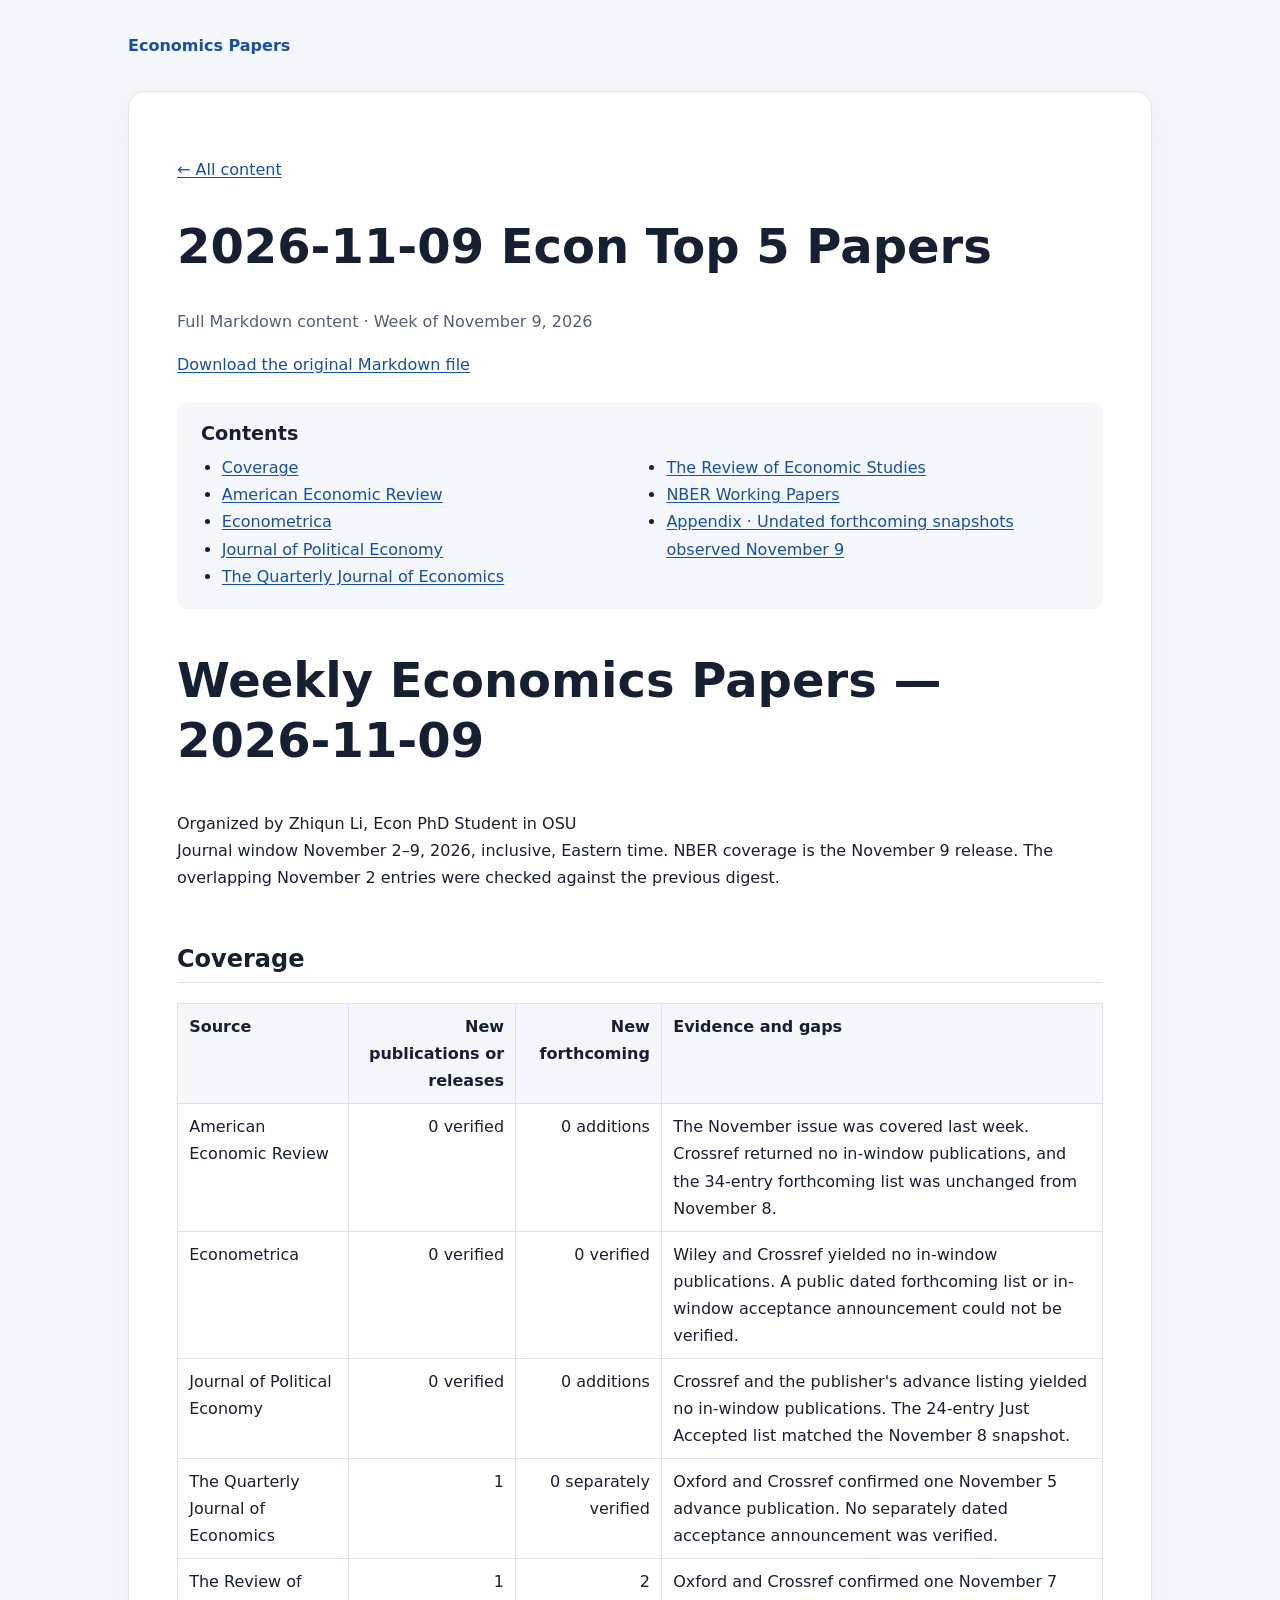
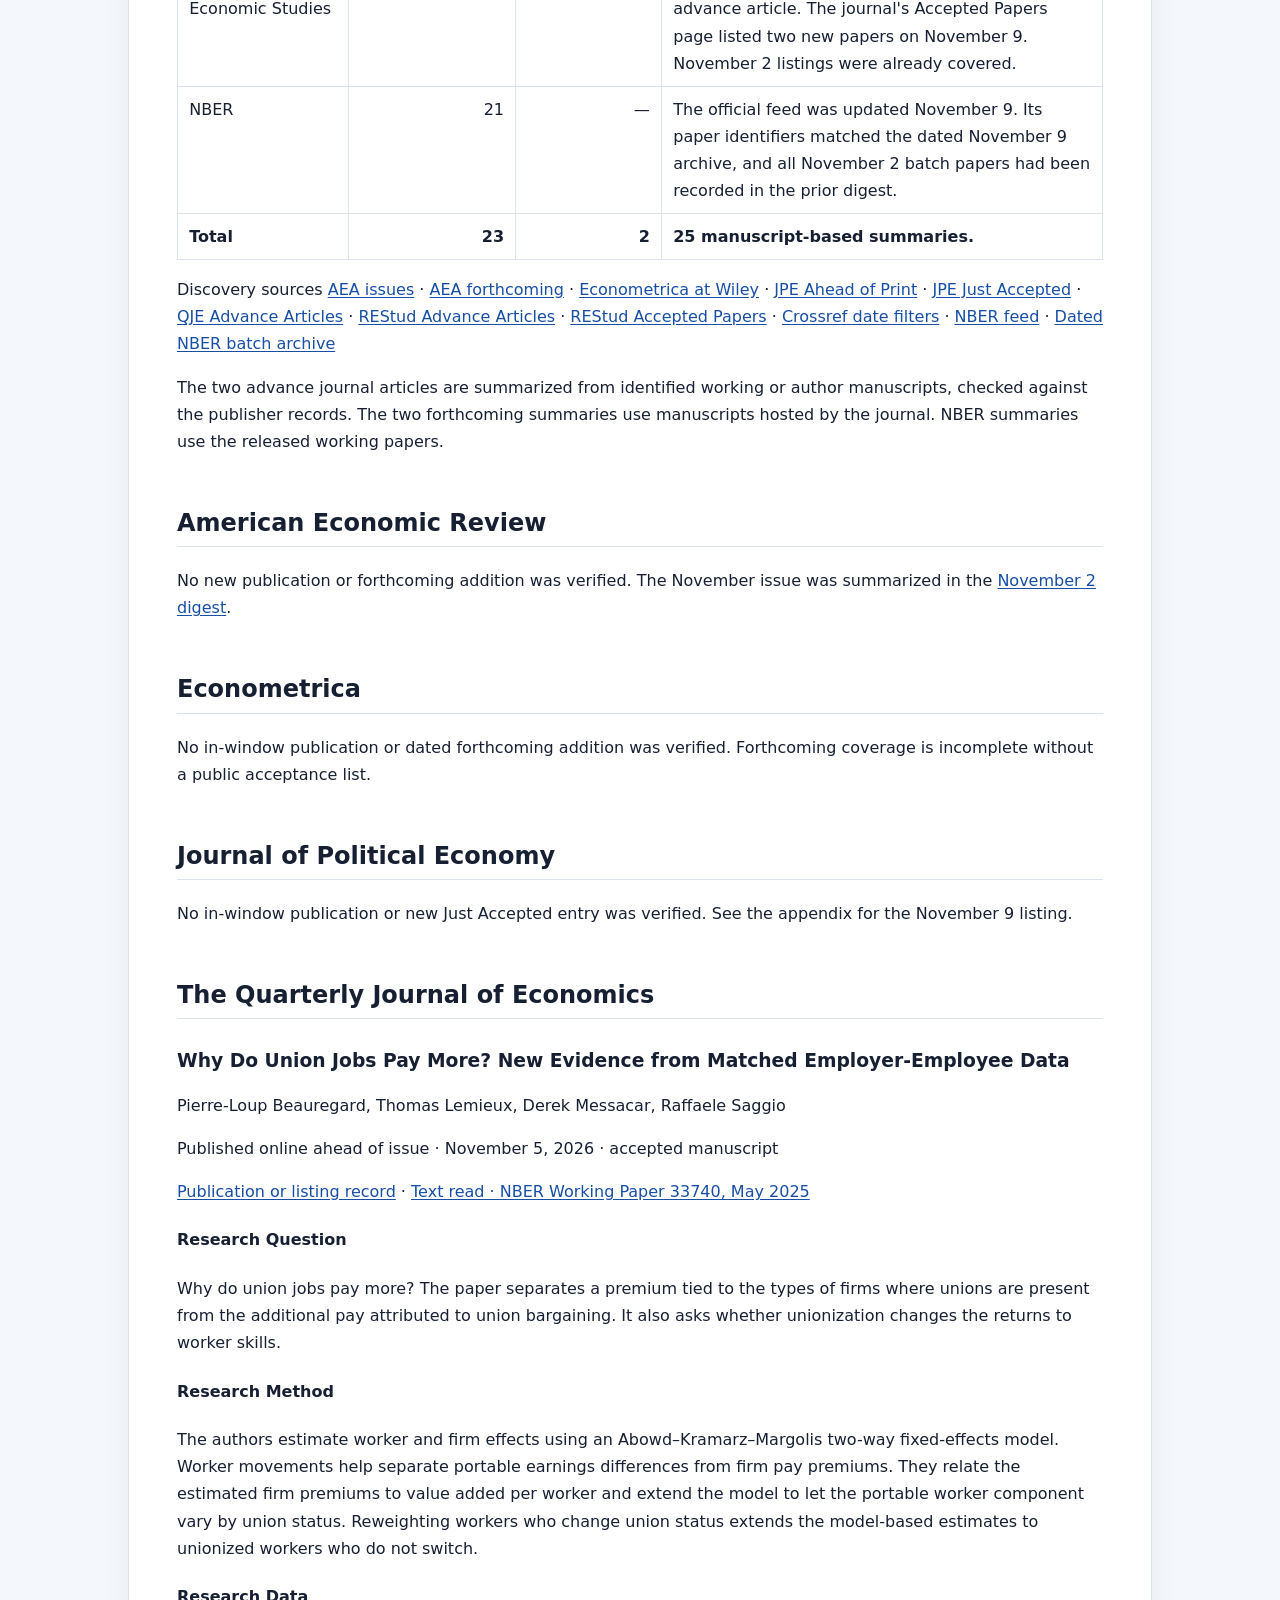
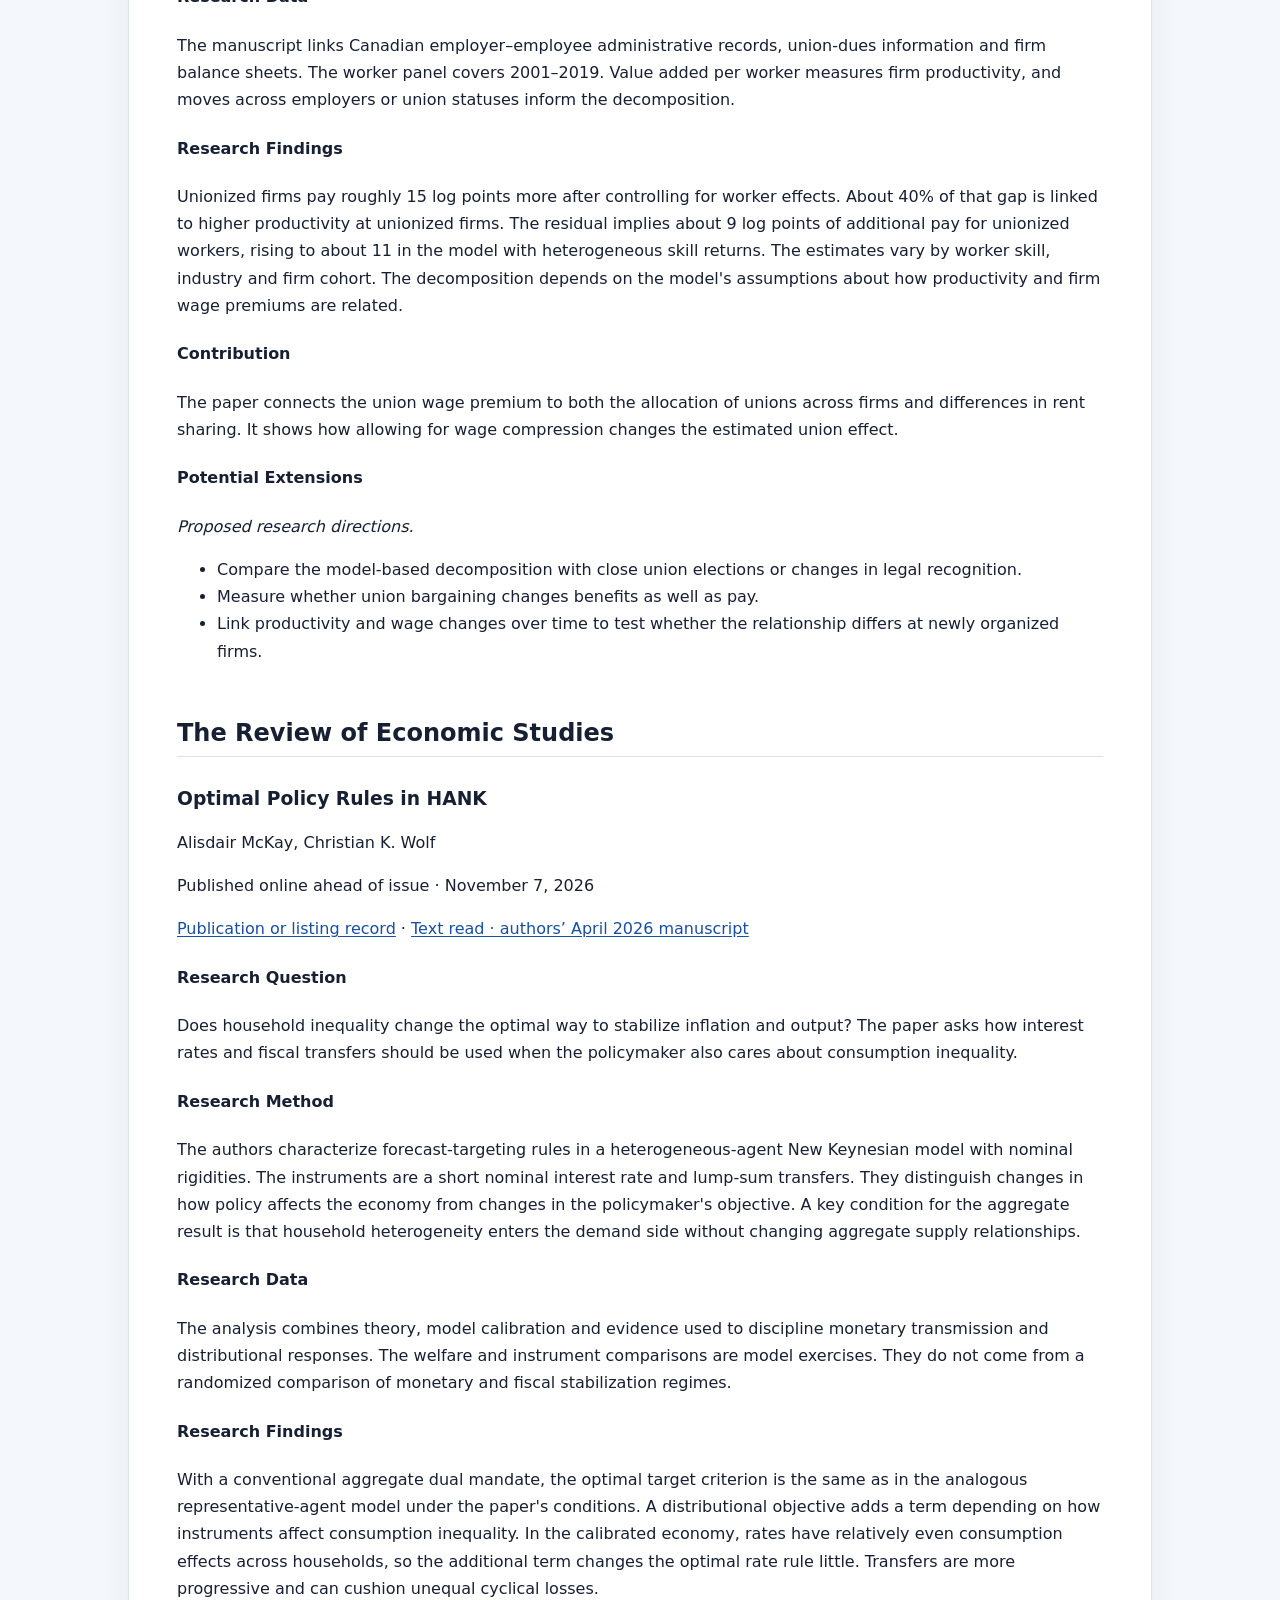
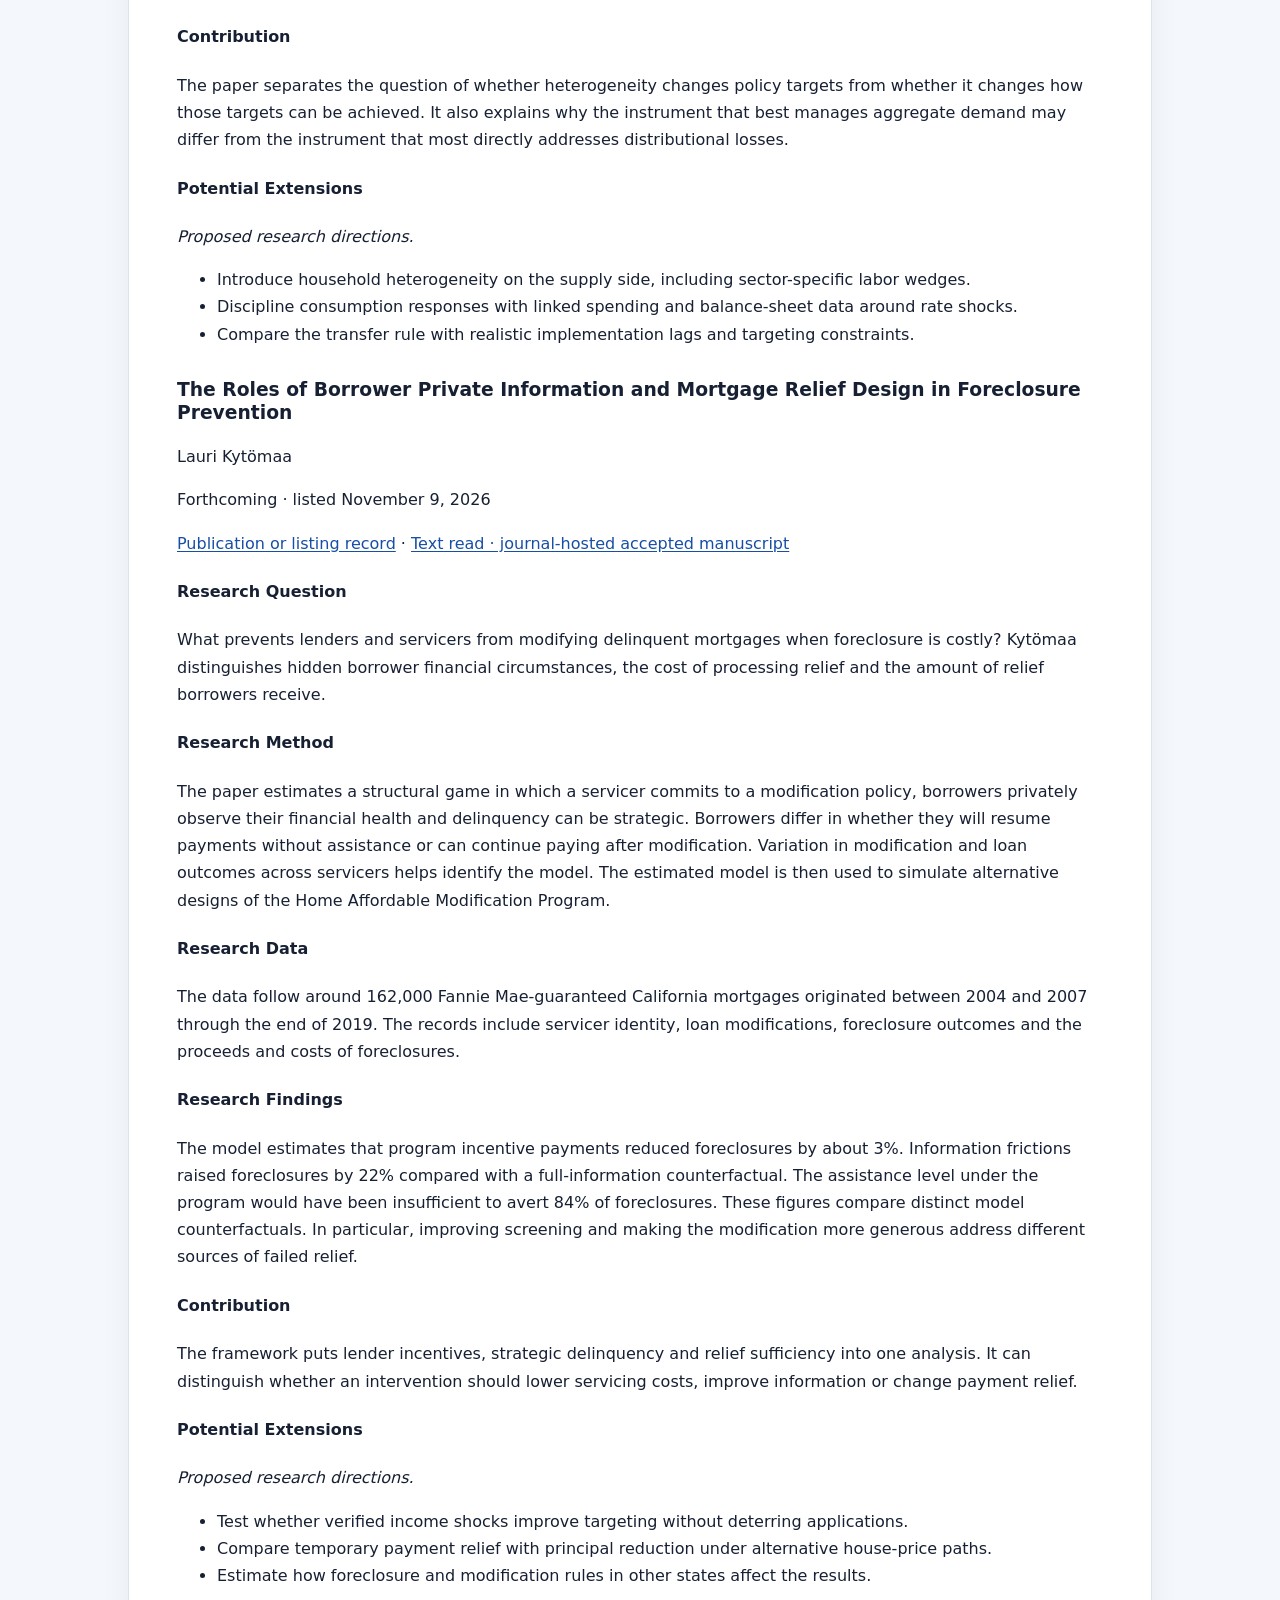
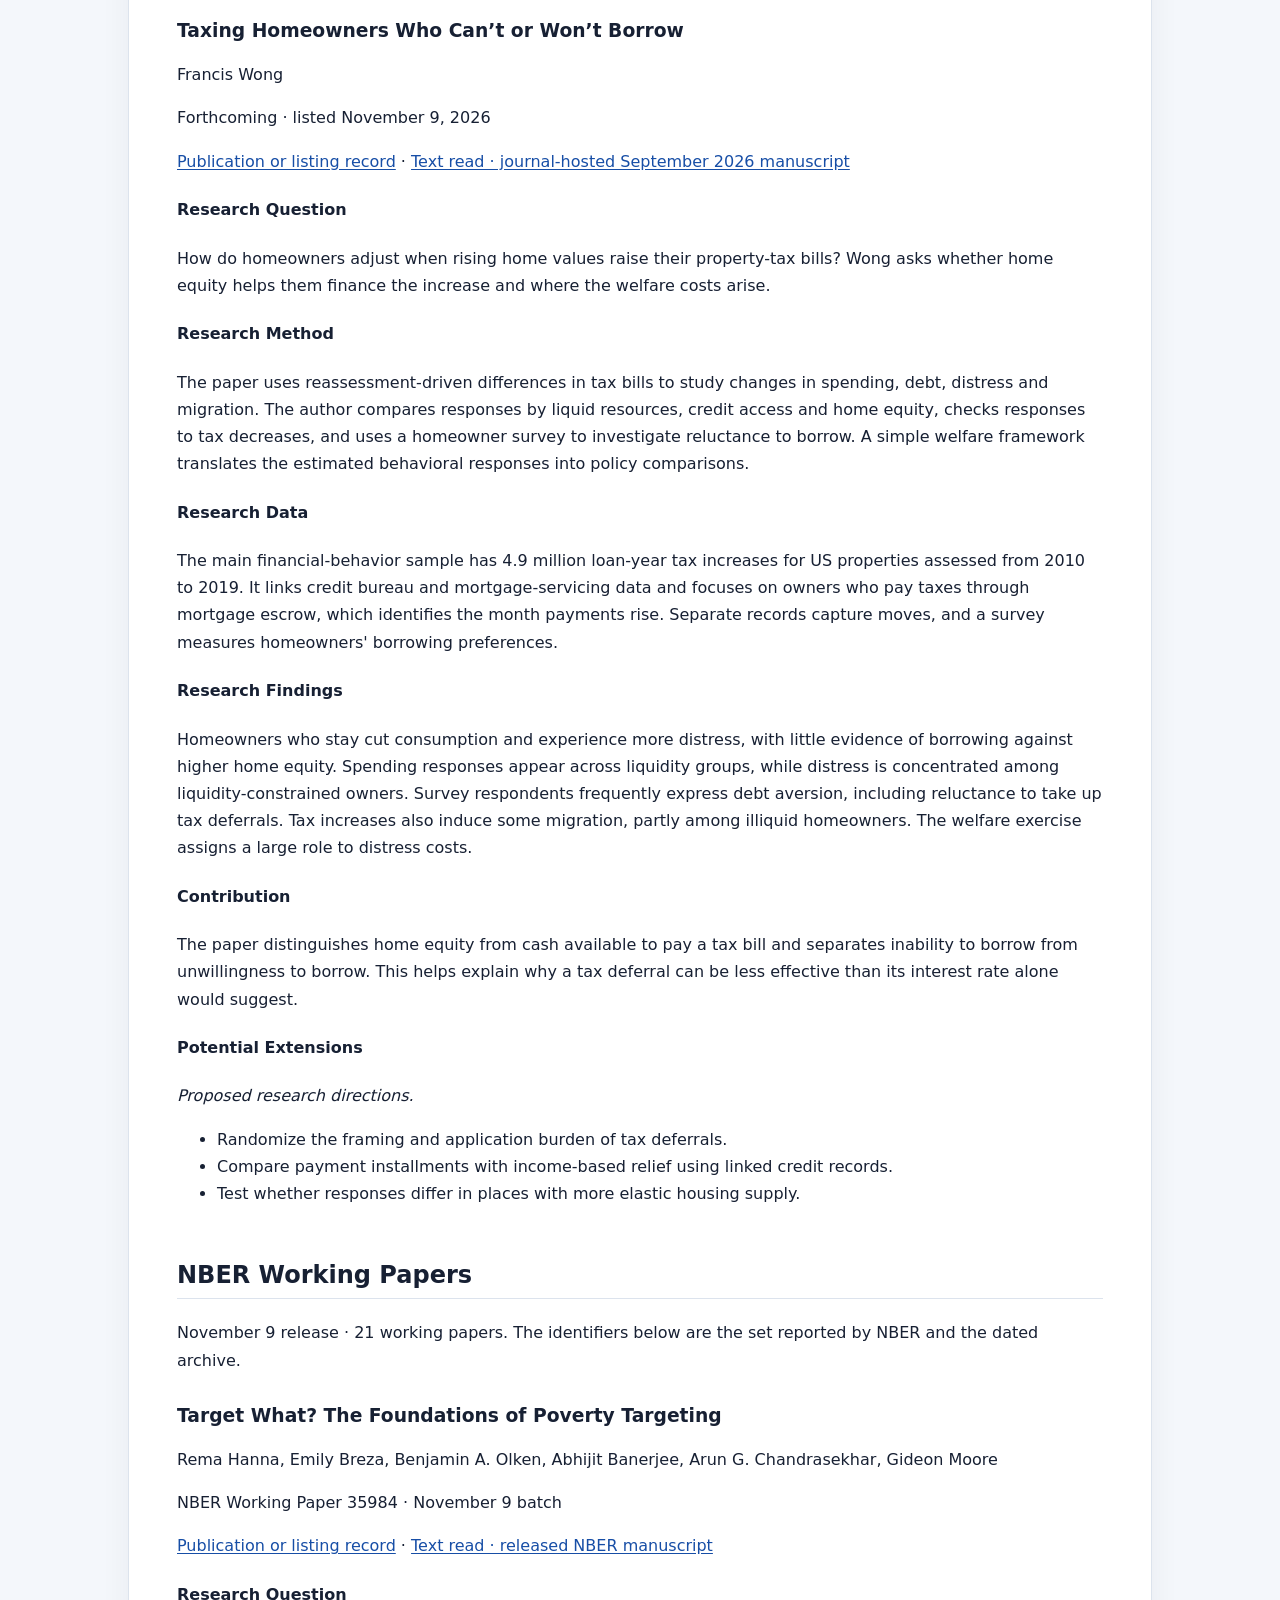
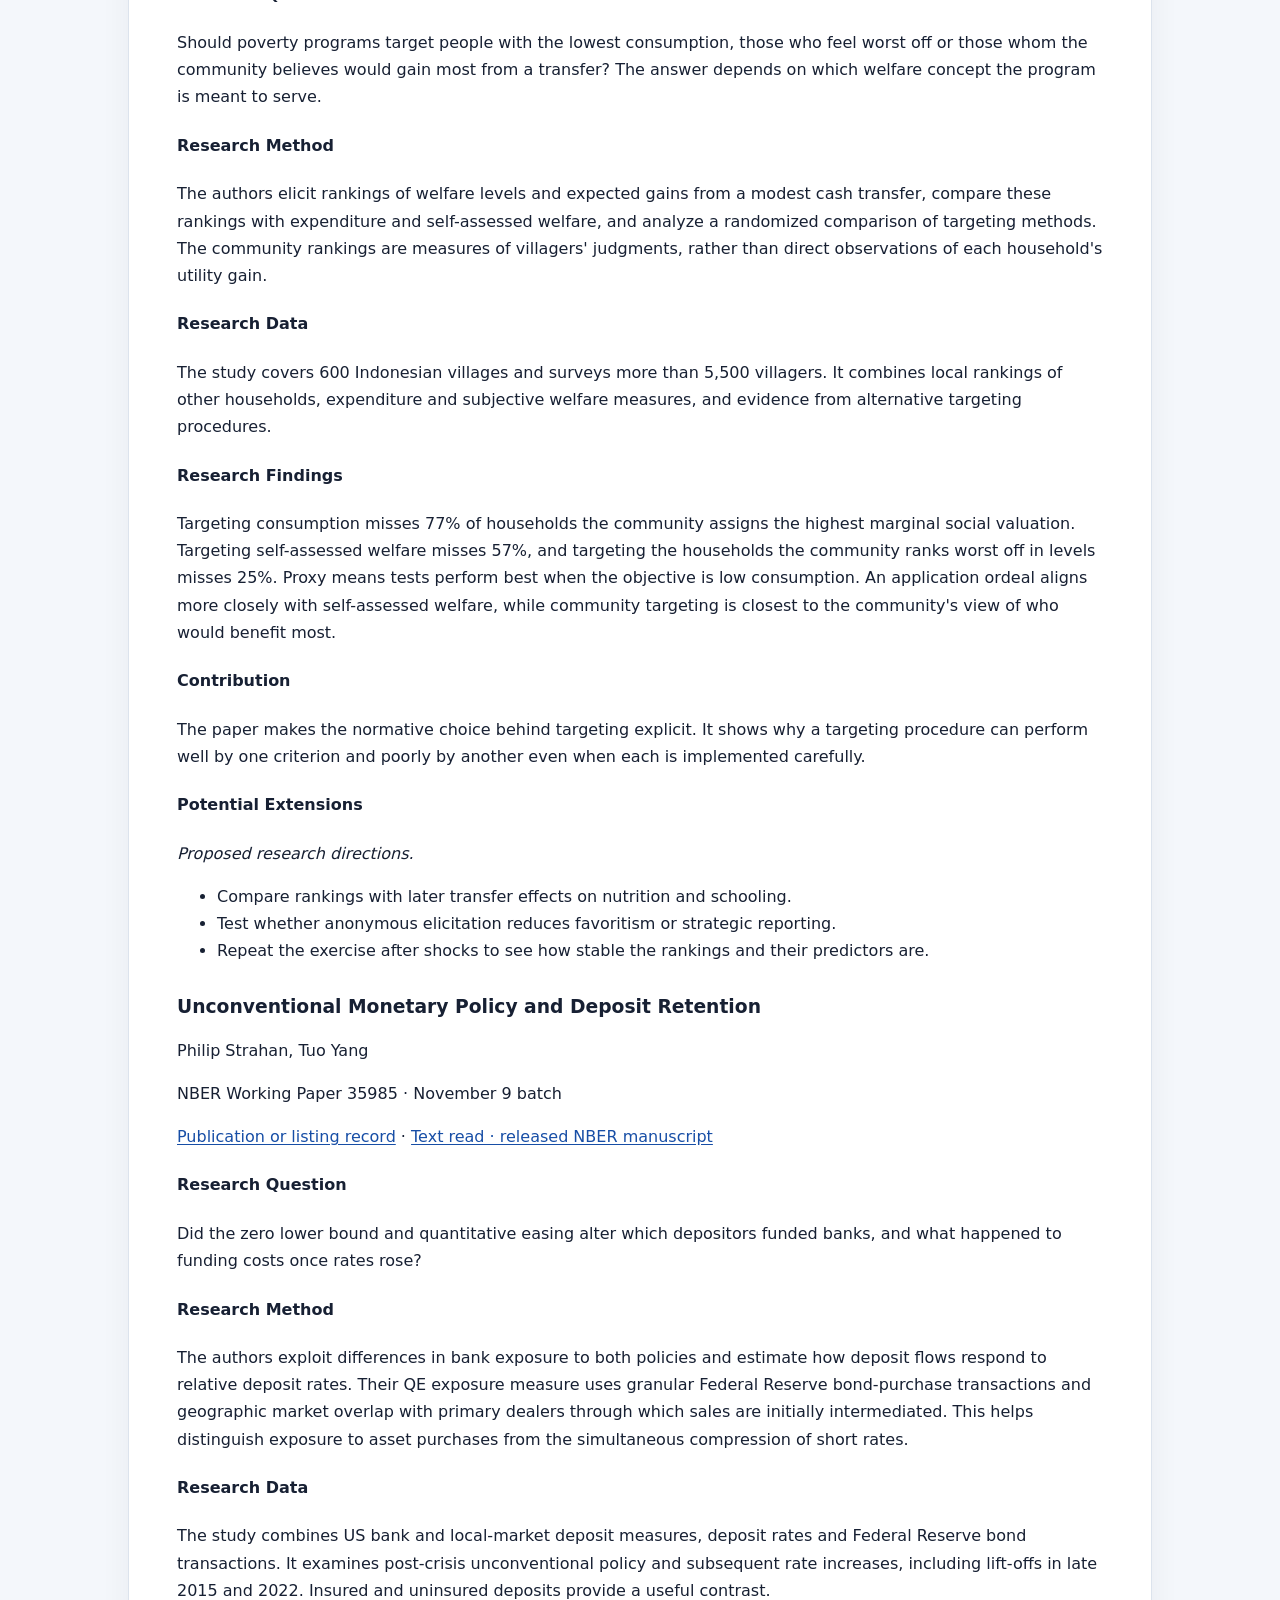
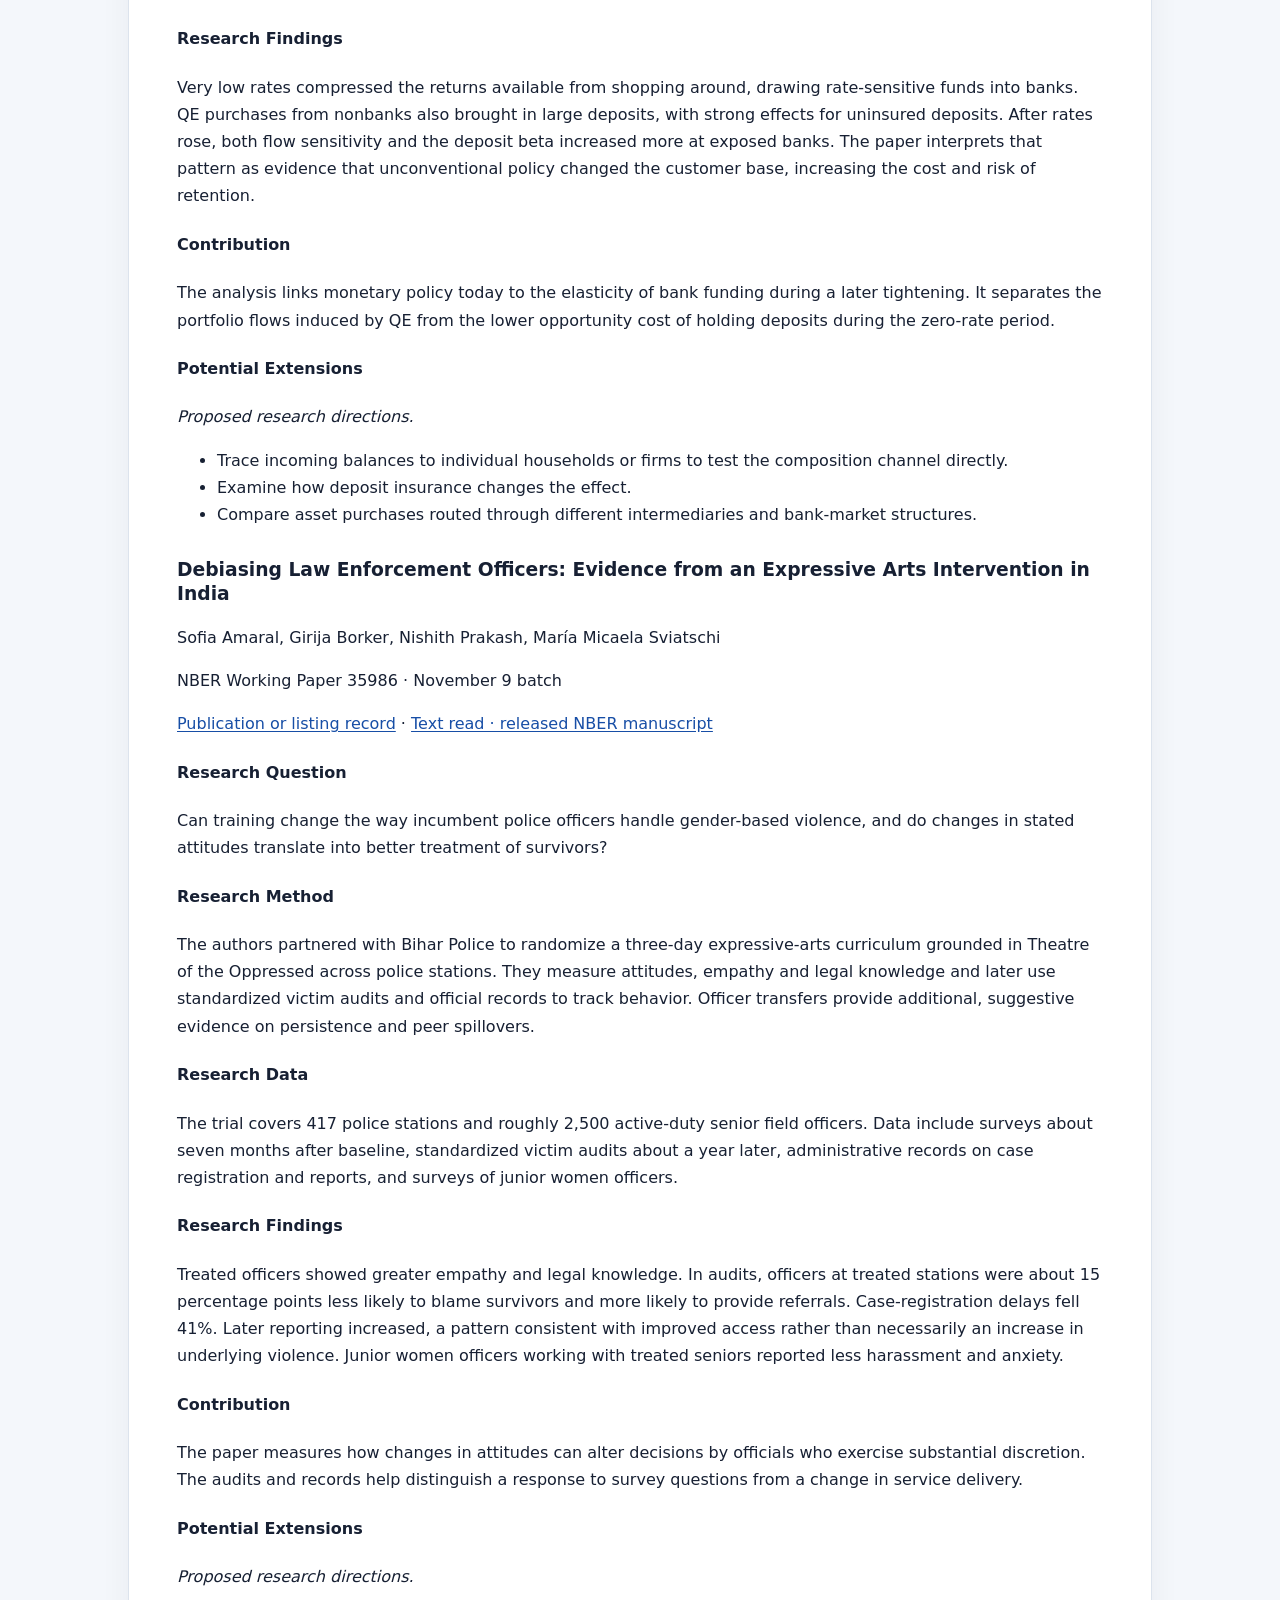
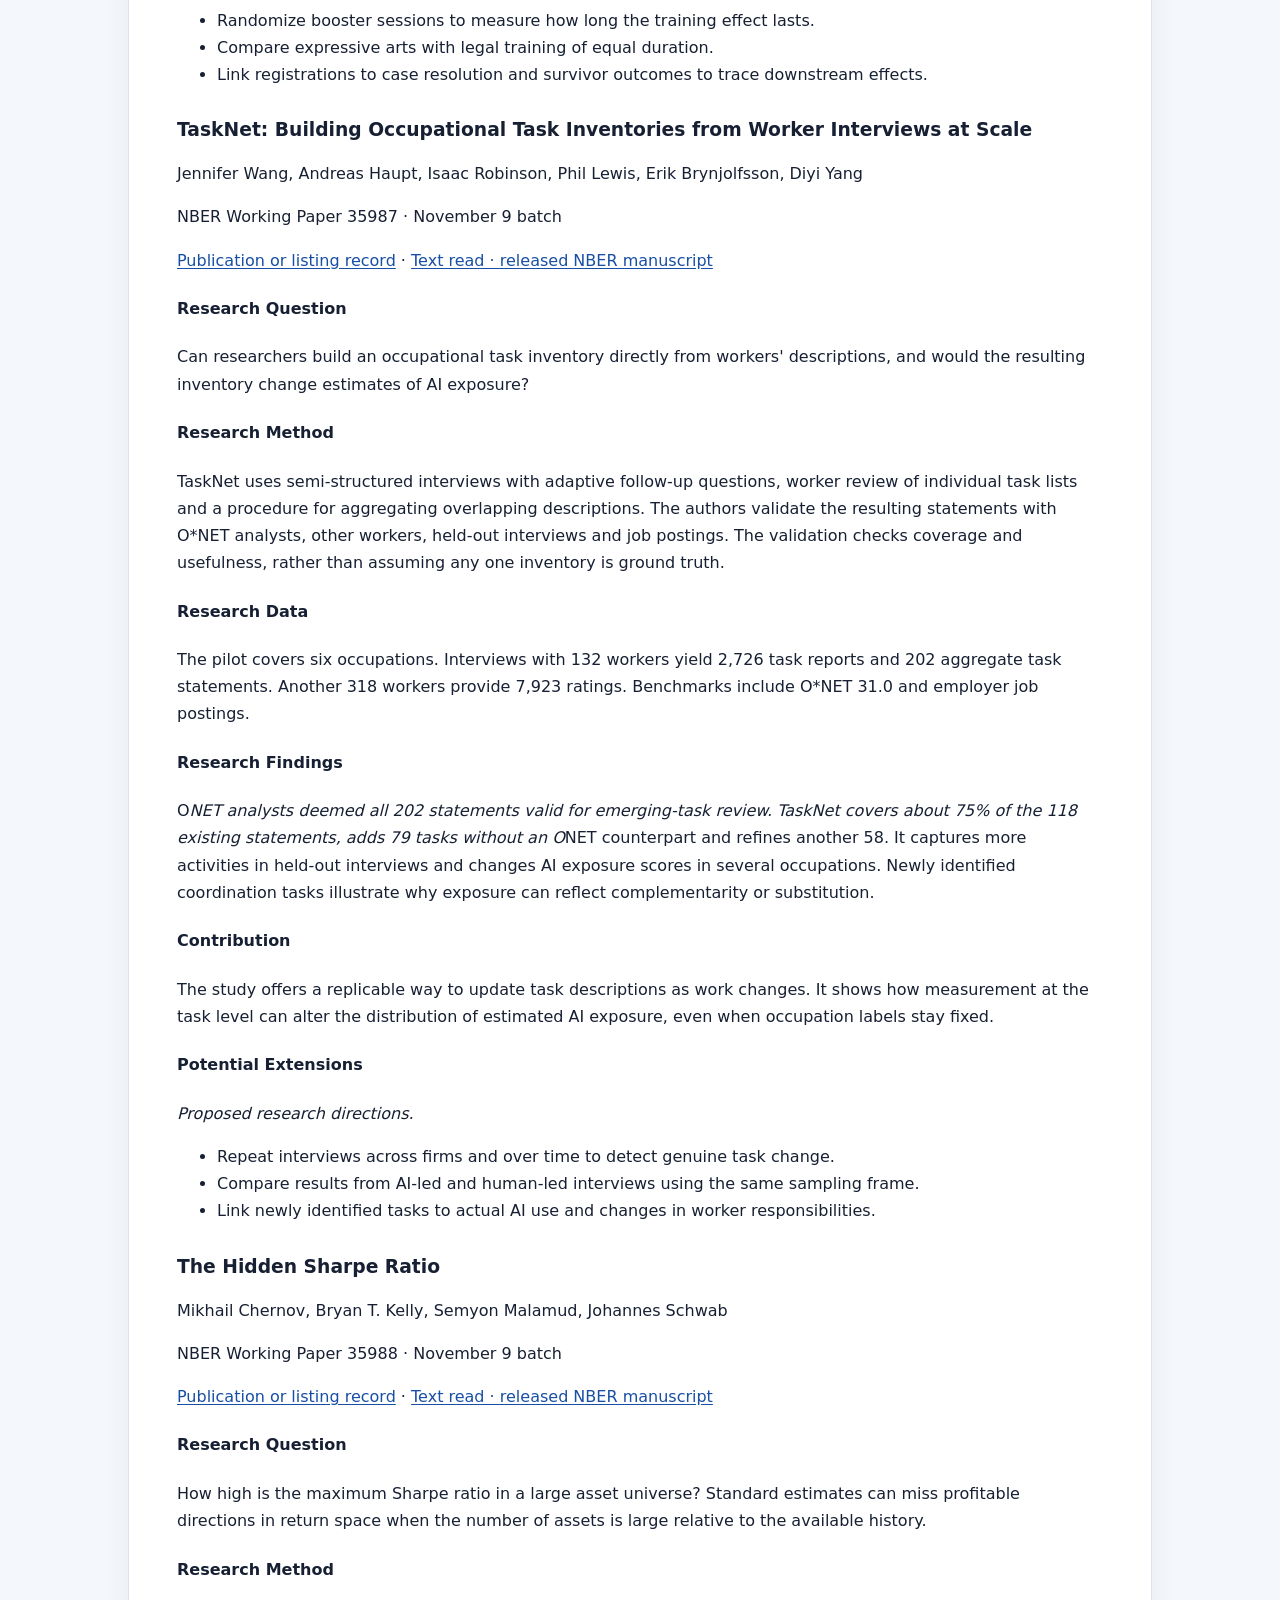
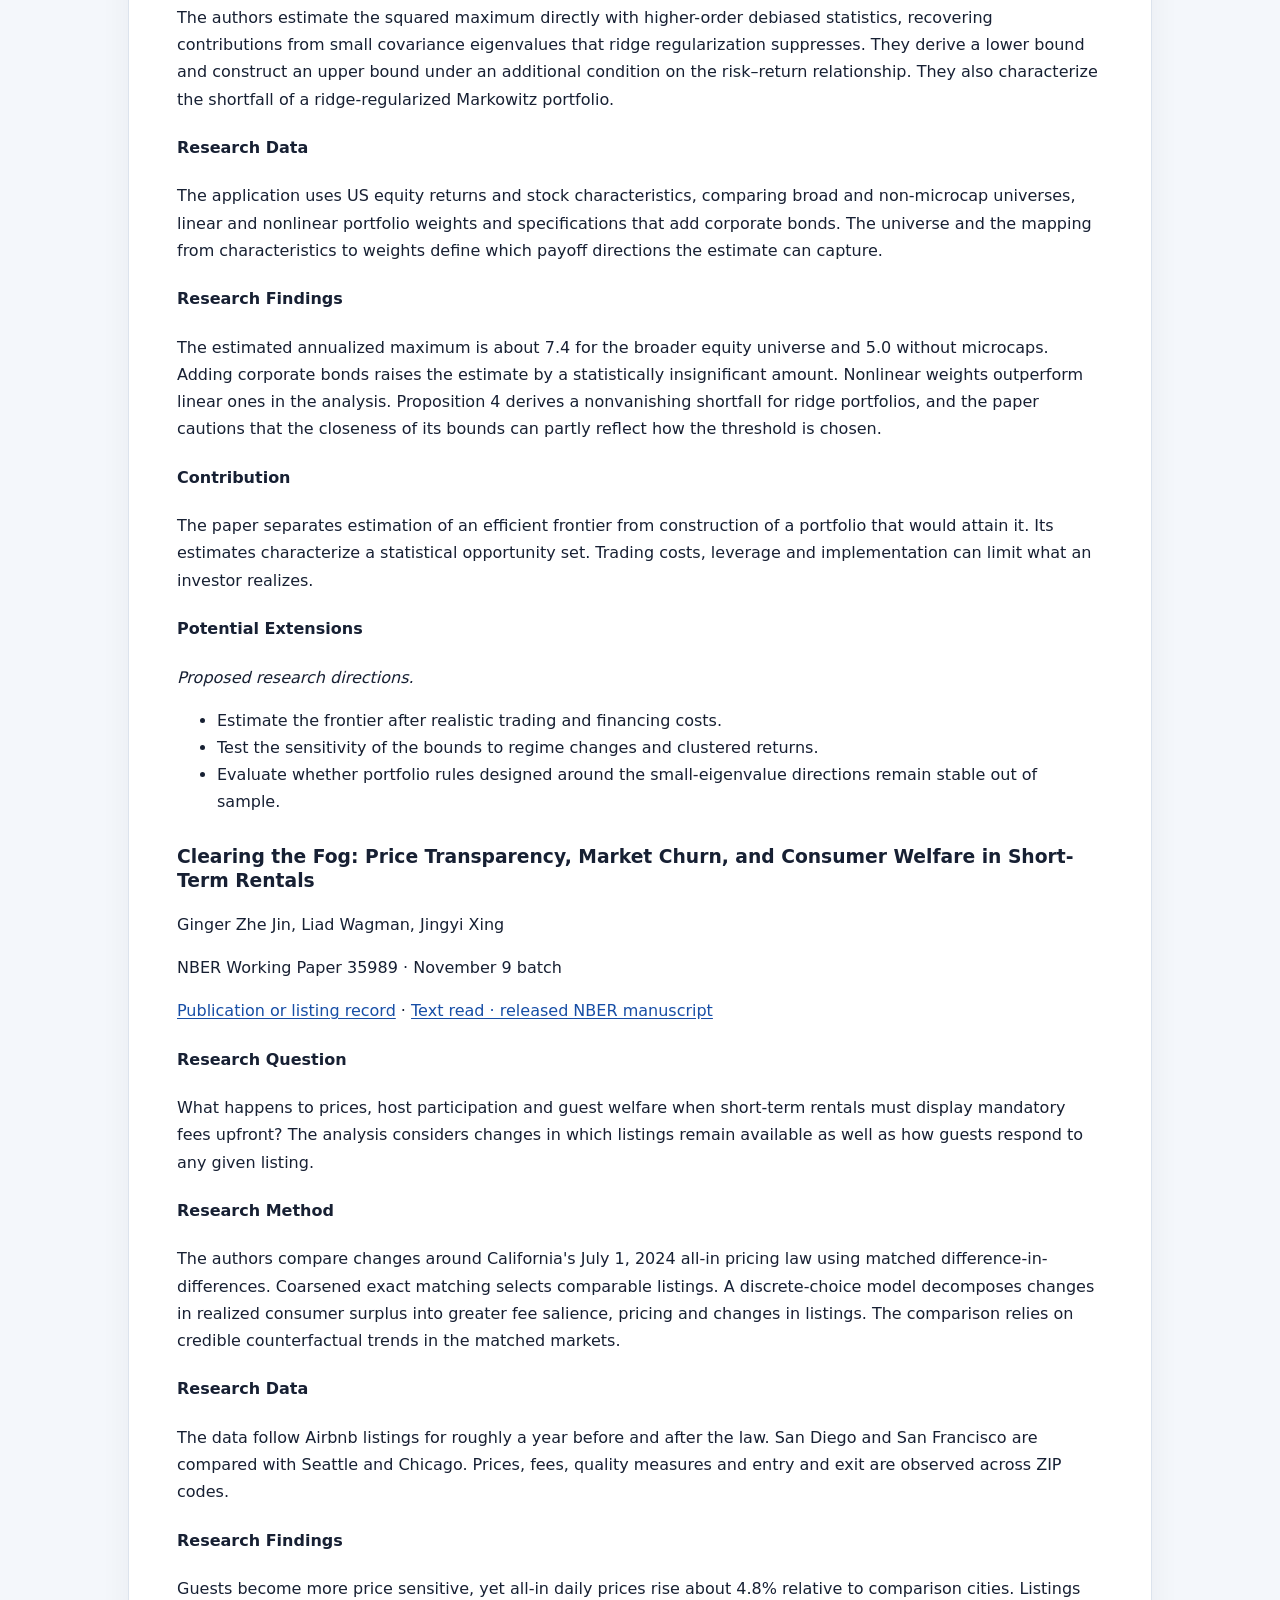
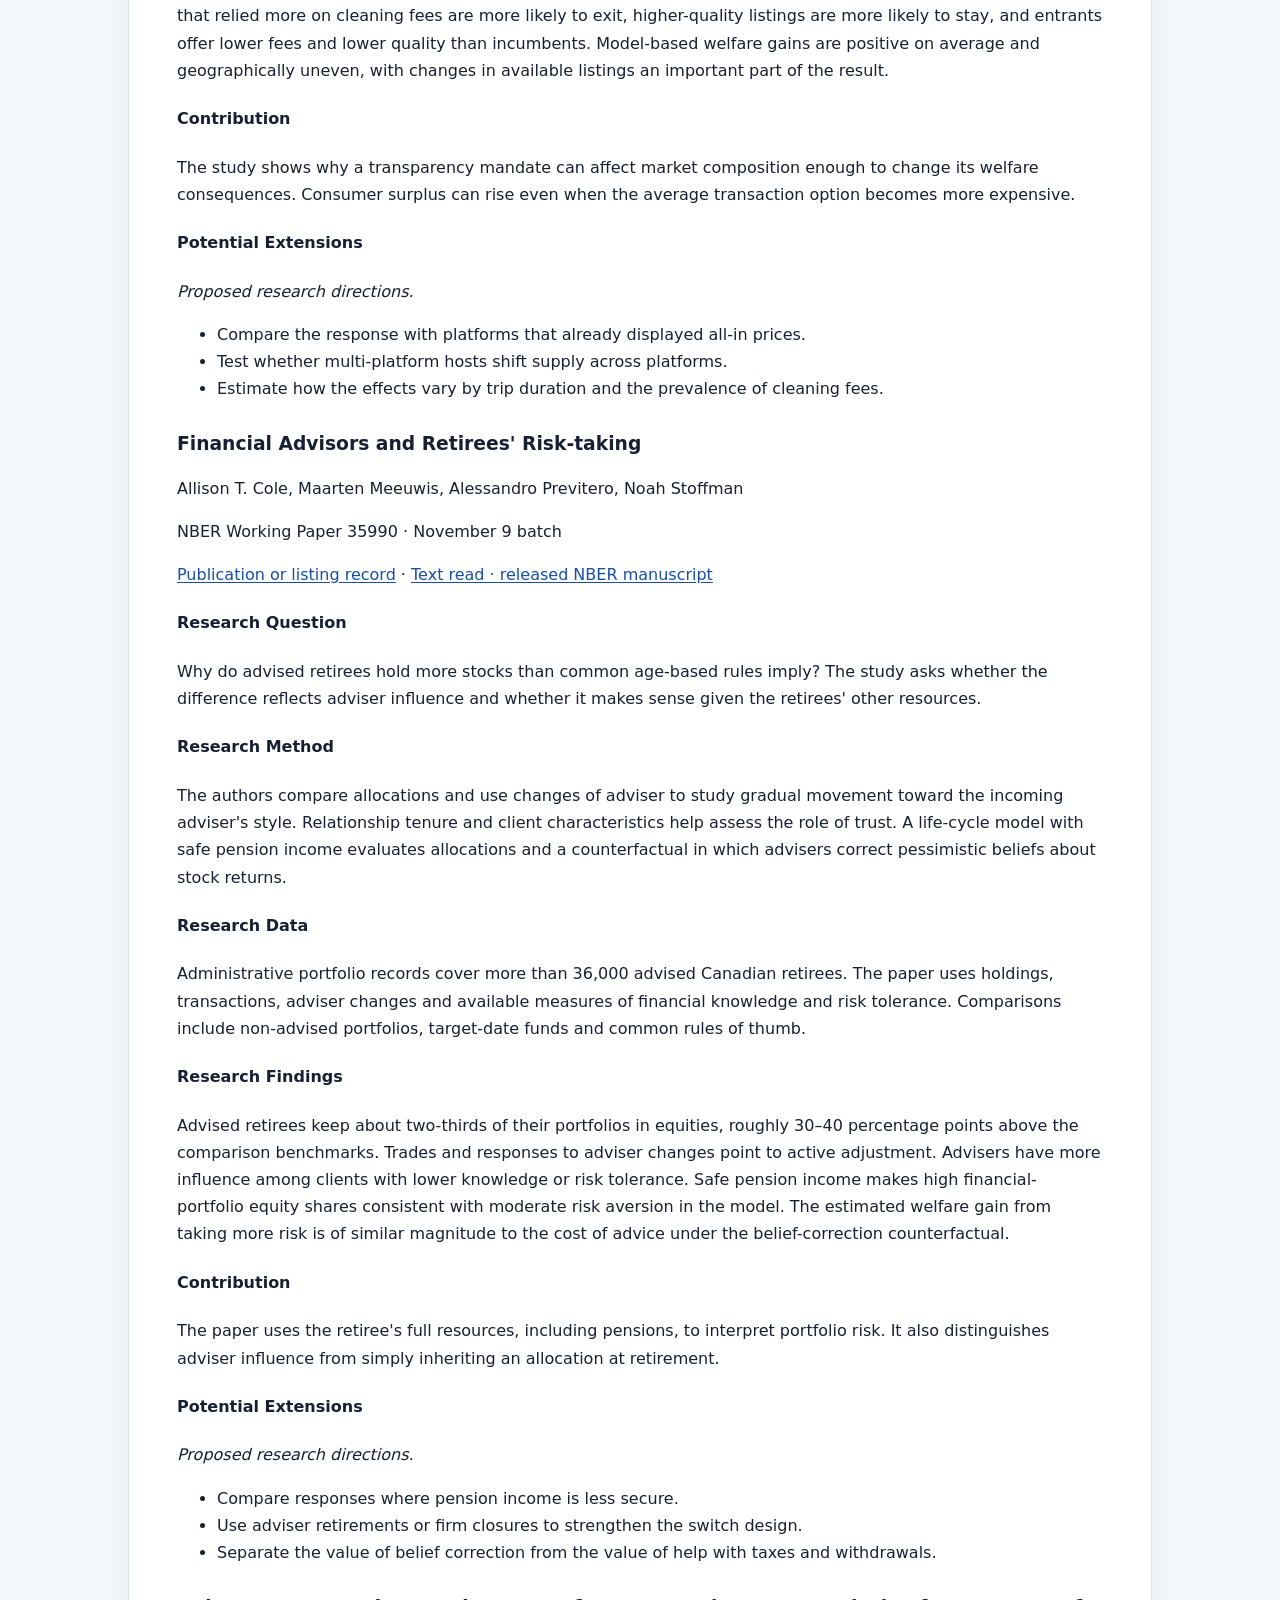
<file: 2026-11-09-econ-top-5-papers.html>
<!doctype html>
<html lang="en">
<head>
<meta charset="utf-8">
<meta name="viewport" content="width=device-width, initial-scale=1">
<meta name="description" content="Weekly economics paper digest for November 9, 2026, with research summaries and evidence notes.">
<title>2026-11-09 Econ Top 5 Papers</title>
<style>
:root { color-scheme: light; --ink: #172033; --muted: #526078; --link: #174ea6; --line: #dce3ed; --paper: #fff; --wash: #f4f7fb; }
* { box-sizing: border-box; }
body { margin: 0; background: var(--wash); color: var(--ink); font: 16px/1.7 system-ui, -apple-system, BlinkMacSystemFont, "Segoe UI", sans-serif; }
a { color: var(--link); text-underline-offset: .15em; }
a:focus-visible { outline: 3px solid #f59e0b; outline-offset: 3px; }
header, main, footer { width: min(100% - 2rem, 1024px); margin-inline: auto; }
header { padding-block: 2rem 1rem; }
.brand { font-weight: 700; text-decoration: none; }
main { margin-block: 1rem 3rem; padding: clamp(1.25rem, 4vw, 3rem); background: var(--paper); border: 1px solid var(--line); border-radius: 1rem; box-shadow: 0 8px 32px rgb(23 32 51 / 5%); }
h1, h2, h3 { line-height: 1.25; }
h1 { font-size: clamp(2rem, 5vw, 3rem); }
h2 { margin-top: 2.2em; padding-bottom: .35em; border-bottom: 1px solid var(--line); }
h3 { margin-top: 1.6em; }
.meta { color: var(--muted); }
.contents { margin-block: 1.5rem 2rem; padding: 1.25rem 1.5rem; background: var(--wash); border-radius: .75rem; }
.contents h2 { margin: 0 0 .5rem; padding: 0; border: 0; font-size: 1.2rem; }
.contents ul { margin-block: .5rem 0; padding-left: 1.3rem; columns: 2; column-gap: 2rem; }
.contents li { break-inside: avoid; }
.prose table { width: 100%; border-collapse: collapse; display: block; overflow-x: auto; }
.prose th, .prose td { padding: .55rem .7rem; border: 1px solid var(--line); text-align: left; vertical-align: top; }
.prose th { background: var(--wash); }
.prose blockquote { margin-inline: 0; padding-inline: 1rem; border-left: 3px solid var(--link); color: var(--muted); }
.prose img { max-width: 100%; height: auto; }
footer { padding-block: 0 2rem; color: var(--muted); font-size: .9rem; }
@media (max-width: 640px) { .contents ul { columns: 1; } main { padding: 1.25rem; } }
</style>
</head>
<body>
<header><a class="brand" href="./">Economics Papers</a></header>
<main>
<p><a href="./">&larr; All content</a></p>
<h1>2026-11-09 Econ Top 5 Papers</h1>
<p class="meta">Full Markdown content · Week of November 9, 2026</p>
<p><a href="./2026-11-09.md" download>Download the original Markdown file</a></p>
<nav class="contents" aria-label="Table of contents"><h2>Contents</h2><ul><li><a href="#coverage">Coverage</a></li><li><a href="#american-economic-review">American Economic Review</a></li><li><a href="#econometrica">Econometrica</a></li><li><a href="#journal-of-political-economy">Journal of Political Economy</a></li><li><a href="#the-quarterly-journal-of-economics">The Quarterly Journal of Economics</a></li><li><a href="#the-review-of-economic-studies">The Review of Economic Studies</a></li><li><a href="#nber-working-papers">NBER Working Papers</a></li><li><a href="#appendix-undated-forthcoming-snapshots-observed-november-9">Appendix · Undated forthcoming snapshots observed November 9</a></li></ul></nav>
<article class="prose"><h1 id="weekly-economics-papers-2026-11-09">Weekly Economics Papers — 2026-11-09</h1>
<p>Organized by Zhiqun Li, Econ PhD Student in  OSU<br />
Journal window November 2–9, 2026, inclusive, Eastern time. NBER coverage is the November 9 release. The overlapping November 2 entries were checked against the previous digest.</p>
<h2 id="coverage">Coverage</h2>
<table>
<thead>
<tr>
  <th>Source</th>
  <th style="text-align:right">New publications or releases</th>
  <th style="text-align:right">New forthcoming</th>
  <th>Evidence and gaps</th>
</tr>
</thead>
<tbody>
<tr>
  <td>American Economic Review</td>
  <td style="text-align:right">0 verified</td>
  <td style="text-align:right">0 additions</td>
  <td>The November issue was covered last week. Crossref returned no in-window publications, and the 34-entry forthcoming list was unchanged from November 8.</td>
</tr>
<tr>
  <td>Econometrica</td>
  <td style="text-align:right">0 verified</td>
  <td style="text-align:right">0 verified</td>
  <td>Wiley and Crossref yielded no in-window publications. A public dated forthcoming list or in-window acceptance announcement could not be verified.</td>
</tr>
<tr>
  <td>Journal of Political Economy</td>
  <td style="text-align:right">0 verified</td>
  <td style="text-align:right">0 additions</td>
  <td>Crossref and the publisher's advance listing yielded no in-window publications. The 24-entry Just Accepted list matched the November 8 snapshot.</td>
</tr>
<tr>
  <td>The Quarterly Journal of Economics</td>
  <td style="text-align:right">1</td>
  <td style="text-align:right">0 separately verified</td>
  <td>Oxford and Crossref confirmed one November 5 advance publication. No separately dated acceptance announcement was verified.</td>
</tr>
<tr>
  <td>The Review of Economic Studies</td>
  <td style="text-align:right">1</td>
  <td style="text-align:right">2</td>
  <td>Oxford and Crossref confirmed one November 7 advance article. The journal's Accepted Papers page listed two new papers on November 9. November 2 listings were already covered.</td>
</tr>
<tr>
  <td>NBER</td>
  <td style="text-align:right">21</td>
  <td style="text-align:right">—</td>
  <td>The official feed was updated November 9. Its paper identifiers matched the dated November 9 archive, and all November 2 batch papers had been recorded in the prior digest.</td>
</tr>
<tr>
  <td><strong>Total</strong></td>
  <td style="text-align:right"><strong>23</strong></td>
  <td style="text-align:right"><strong>2</strong></td>
  <td><strong>25 manuscript-based summaries.</strong></td>
</tr>
</tbody>
</table>
<p>Discovery sources <a href="https://www.aeaweb.org/journals/aer/issues">AEA issues</a> · <a href="https://www.aeaweb.org/journals/aer/forthcoming">AEA forthcoming</a> · <a href="https://onlinelibrary.wiley.com/journal/14680262">Econometrica at Wiley</a> · <a href="https://www.journals.uchicago.edu/toc/jpe/0/0">JPE Ahead of Print</a> · <a href="https://www.journals.uchicago.edu/toc/jpe/0/ja">JPE Just Accepted</a> · <a href="https://academic.oup.com/qje/advance-articles">QJE Advance Articles</a> · <a href="https://academic.oup.com/restud/advance-articles">REStud Advance Articles</a> · <a href="https://www.restud.com/accepted-papers/">REStud Accepted Papers</a> · <a href="https://www.crossref.org/documentation/retrieve-metadata/rest-api/rest-api-filters/">Crossref date filters</a> · <a href="https://www.nber.org/rss/new.xml">NBER feed</a> · <a href="https://academic-door.github.io/nber-working-papers-cn/weekly/2026-11-09.html">Dated NBER batch archive</a></p>
<p>The two advance journal articles are summarized from identified working or author manuscripts, checked against the publisher records. The two forthcoming summaries use manuscripts hosted by the journal. NBER summaries use the released working papers.</p>
<h2 id="american-economic-review">American Economic Review</h2>
<p>No new publication or forthcoming addition was verified. The November issue was summarized in the <a href="2026-11-02.md#american-economic-review">November 2 digest</a>.</p>
<h2 id="econometrica">Econometrica</h2>
<p>No in-window publication or dated forthcoming addition was verified. Forthcoming coverage is incomplete without a public acceptance list.</p>
<h2 id="journal-of-political-economy">Journal of Political Economy</h2>
<p>No in-window publication or new Just Accepted entry was verified. See the appendix for the November 9 listing.</p>
<h2 id="the-quarterly-journal-of-economics">The Quarterly Journal of Economics</h2>
<h3 id="why-do-union-jobs-pay-more-new-evidence-from-matched-employer-employee-data">Why Do Union Jobs Pay More? New Evidence from Matched Employer-Employee Data</h3>
<p>Pierre-Loup Beauregard, Thomas Lemieux, Derek Messacar, Raffaele Saggio</p>
<p>Published online ahead of issue · November 5, 2026 · accepted manuscript</p>
<p><a href="https://doi.org/10.1093/qje/qjag054">Publication or listing record</a> · <a href="https://www.nber.org/system/files/working_papers/w33740/w33740.pdf">Text read · NBER Working Paper 33740, May 2025</a></p>
<h4 id="research-question">Research Question</h4>
<p>Why do union jobs pay more? The paper separates a premium tied to the types of firms where unions are present from the additional pay attributed to union bargaining. It also asks whether unionization changes the returns to worker skills.</p>
<h4 id="research-method">Research Method</h4>
<p>The authors estimate worker and firm effects using an Abowd–Kramarz–Margolis two-way fixed-effects model. Worker movements help separate portable earnings differences from firm pay premiums. They relate the estimated firm premiums to value added per worker and extend the model to let the portable worker component vary by union status. Reweighting workers who change union status extends the model-based estimates to unionized workers who do not switch.</p>
<h4 id="research-data">Research Data</h4>
<p>The manuscript links Canadian employer–employee administrative records, union-dues information and firm balance sheets. The worker panel covers 2001–2019. Value added per worker measures firm productivity, and moves across employers or union statuses inform the decomposition.</p>
<h4 id="research-findings">Research Findings</h4>
<p>Unionized firms pay roughly 15 log points more after controlling for worker effects. About 40% of that gap is linked to higher productivity at unionized firms. The residual implies about 9 log points of additional pay for unionized workers, rising to about 11 in the model with heterogeneous skill returns. The estimates vary by worker skill, industry and firm cohort. The decomposition depends on the model's assumptions about how productivity and firm wage premiums are related.</p>
<h4 id="contribution">Contribution</h4>
<p>The paper connects the union wage premium to both the allocation of unions across firms and differences in rent sharing. It shows how allowing for wage compression changes the estimated union effect.</p>
<h4 id="potential-extensions">Potential Extensions</h4>
<p><em>Proposed research directions.</em></p>
<ul>
<li>Compare the model-based decomposition with close union elections or changes in legal recognition.</li>
<li>Measure whether union bargaining changes benefits as well as pay.</li>
<li>Link productivity and wage changes over time to test whether the relationship differs at newly organized firms.</li>
</ul>
<h2 id="the-review-of-economic-studies">The Review of Economic Studies</h2>
<h3 id="optimal-policy-rules-in-hank">Optimal Policy Rules in HANK</h3>
<p>Alisdair McKay, Christian K. Wolf</p>
<p>Published online ahead of issue · November 7, 2026</p>
<p><a href="https://doi.org/10.1093/restud/rdag069">Publication or listing record</a> · <a href="https://alisdairmckay.com/pdfs/hank_optpol.pdf">Text read · authors’ April 2026 manuscript</a></p>
<h4 id="research-question-1">Research Question</h4>
<p>Does household inequality change the optimal way to stabilize inflation and output? The paper asks how interest rates and fiscal transfers should be used when the policymaker also cares about consumption inequality.</p>
<h4 id="research-method-1">Research Method</h4>
<p>The authors characterize forecast-targeting rules in a heterogeneous-agent New Keynesian model with nominal rigidities. The instruments are a short nominal interest rate and lump-sum transfers. They distinguish changes in how policy affects the economy from changes in the policymaker's objective. A key condition for the aggregate result is that household heterogeneity enters the demand side without changing aggregate supply relationships.</p>
<h4 id="research-data-1">Research Data</h4>
<p>The analysis combines theory, model calibration and evidence used to discipline monetary transmission and distributional responses. The welfare and instrument comparisons are model exercises. They do not come from a randomized comparison of monetary and fiscal stabilization regimes.</p>
<h4 id="research-findings-1">Research Findings</h4>
<p>With a conventional aggregate dual mandate, the optimal target criterion is the same as in the analogous representative-agent model under the paper's conditions. A distributional objective adds a term depending on how instruments affect consumption inequality. In the calibrated economy, rates have relatively even consumption effects across households, so the additional term changes the optimal rate rule little. Transfers are more progressive and can cushion unequal cyclical losses.</p>
<h4 id="contribution-1">Contribution</h4>
<p>The paper separates the question of whether heterogeneity changes policy targets from whether it changes how those targets can be achieved. It also explains why the instrument that best manages aggregate demand may differ from the instrument that most directly addresses distributional losses.</p>
<h4 id="potential-extensions-1">Potential Extensions</h4>
<p><em>Proposed research directions.</em></p>
<ul>
<li>Introduce household heterogeneity on the supply side, including sector-specific labor wedges.</li>
<li>Discipline consumption responses with linked spending and balance-sheet data around rate shocks.</li>
<li>Compare the transfer rule with realistic implementation lags and targeting constraints.</li>
</ul>
<h3 id="the-roles-of-borrower-private-information-and-mortgage-relief-design-in-foreclosure-prevention">The Roles of Borrower Private Information and Mortgage Relief Design in Foreclosure Prevention</h3>
<p>Lauri Kytömaa</p>
<p>Forthcoming · listed November 9, 2026</p>
<p><a href="https://www.restud.com/the-roles-of-borrower-private-information-and-mortgage-relief-design-in-foreclosure-prevention/">Publication or listing record</a> · <a href="https://www.restud.com/wp-content/uploads/2026/11/MS34951manuscript.pdf">Text read · journal-hosted accepted manuscript</a></p>
<h4 id="research-question-2">Research Question</h4>
<p>What prevents lenders and servicers from modifying delinquent mortgages when foreclosure is costly? Kytömaa distinguishes hidden borrower financial circumstances, the cost of processing relief and the amount of relief borrowers receive.</p>
<h4 id="research-method-2">Research Method</h4>
<p>The paper estimates a structural game in which a servicer commits to a modification policy, borrowers privately observe their financial health and delinquency can be strategic. Borrowers differ in whether they will resume payments without assistance or can continue paying after modification. Variation in modification and loan outcomes across servicers helps identify the model. The estimated model is then used to simulate alternative designs of the Home Affordable Modification Program.</p>
<h4 id="research-data-2">Research Data</h4>
<p>The data follow around 162,000 Fannie Mae-guaranteed California mortgages originated between 2004 and 2007 through the end of 2019. The records include servicer identity, loan modifications, foreclosure outcomes and the proceeds and costs of foreclosures.</p>
<h4 id="research-findings-2">Research Findings</h4>
<p>The model estimates that program incentive payments reduced foreclosures by about 3%. Information frictions raised foreclosures by 22% compared with a full-information counterfactual. The assistance level under the program would have been insufficient to avert 84% of foreclosures. These figures compare distinct model counterfactuals. In particular, improving screening and making the modification more generous address different sources of failed relief.</p>
<h4 id="contribution-2">Contribution</h4>
<p>The framework puts lender incentives, strategic delinquency and relief sufficiency into one analysis. It can distinguish whether an intervention should lower servicing costs, improve information or change payment relief.</p>
<h4 id="potential-extensions-2">Potential Extensions</h4>
<p><em>Proposed research directions.</em></p>
<ul>
<li>Test whether verified income shocks improve targeting without deterring applications.</li>
<li>Compare temporary payment relief with principal reduction under alternative house-price paths.</li>
<li>Estimate how foreclosure and modification rules in other states affect the results.</li>
</ul>
<h3 id="taxing-homeowners-who-cant-or-wont-borrow">Taxing Homeowners Who Can’t or Won’t Borrow</h3>
<p>Francis Wong</p>
<p>Forthcoming · listed November 9, 2026</p>
<p><a href="https://www.restud.com/taxing-homeowners-who-cant-or-wont-borrow/">Publication or listing record</a> · <a href="https://www.restud.com/wp-content/uploads/2026/11/MS35966manuscript.pdf">Text read · journal-hosted September 2026 manuscript</a></p>
<h4 id="research-question-3">Research Question</h4>
<p>How do homeowners adjust when rising home values raise their property-tax bills? Wong asks whether home equity helps them finance the increase and where the welfare costs arise.</p>
<h4 id="research-method-3">Research Method</h4>
<p>The paper uses reassessment-driven differences in tax bills to study changes in spending, debt, distress and migration. The author compares responses by liquid resources, credit access and home equity, checks responses to tax decreases, and uses a homeowner survey to investigate reluctance to borrow. A simple welfare framework translates the estimated behavioral responses into policy comparisons.</p>
<h4 id="research-data-3">Research Data</h4>
<p>The main financial-behavior sample has 4.9 million loan-year tax increases for US properties assessed from 2010 to 2019. It links credit bureau and mortgage-servicing data and focuses on owners who pay taxes through mortgage escrow, which identifies the month payments rise. Separate records capture moves, and a survey measures homeowners' borrowing preferences.</p>
<h4 id="research-findings-3">Research Findings</h4>
<p>Homeowners who stay cut consumption and experience more distress, with little evidence of borrowing against higher home equity. Spending responses appear across liquidity groups, while distress is concentrated among liquidity-constrained owners. Survey respondents frequently express debt aversion, including reluctance to take up tax deferrals. Tax increases also induce some migration, partly among illiquid homeowners. The welfare exercise assigns a large role to distress costs.</p>
<h4 id="contribution-3">Contribution</h4>
<p>The paper distinguishes home equity from cash available to pay a tax bill and separates inability to borrow from unwillingness to borrow. This helps explain why a tax deferral can be less effective than its interest rate alone would suggest.</p>
<h4 id="potential-extensions-3">Potential Extensions</h4>
<p><em>Proposed research directions.</em></p>
<ul>
<li>Randomize the framing and application burden of tax deferrals.</li>
<li>Compare payment installments with income-based relief using linked credit records.</li>
<li>Test whether responses differ in places with more elastic housing supply.</li>
</ul>
<h2 id="nber-working-papers">NBER Working Papers</h2>
<p>November 9 release · 21 working papers. The identifiers below are the set reported by NBER and the dated archive.</p>
<h3 id="target-what-the-foundations-of-poverty-targeting">Target What? The Foundations of Poverty Targeting</h3>
<p>Rema Hanna, Emily Breza, Benjamin A. Olken, Abhijit Banerjee, Arun G. Chandrasekhar, Gideon Moore</p>
<p>NBER Working Paper 35984 · November 9 batch</p>
<p><a href="https://www.nber.org/papers/w35984">Publication or listing record</a> · <a href="https://www.nber.org/system/files/working_papers/w35984/w35984.pdf">Text read · released NBER manuscript</a></p>
<h4 id="research-question-4">Research Question</h4>
<p>Should poverty programs target people with the lowest consumption, those who feel worst off or those whom the community believes would gain most from a transfer? The answer depends on which welfare concept the program is meant to serve.</p>
<h4 id="research-method-4">Research Method</h4>
<p>The authors elicit rankings of welfare levels and expected gains from a modest cash transfer, compare these rankings with expenditure and self-assessed welfare, and analyze a randomized comparison of targeting methods. The community rankings are measures of villagers' judgments, rather than direct observations of each household's utility gain.</p>
<h4 id="research-data-4">Research Data</h4>
<p>The study covers 600 Indonesian villages and surveys more than 5,500 villagers. It combines local rankings of other households, expenditure and subjective welfare measures, and evidence from alternative targeting procedures.</p>
<h4 id="research-findings-4">Research Findings</h4>
<p>Targeting consumption misses 77% of households the community assigns the highest marginal social valuation. Targeting self-assessed welfare misses 57%, and targeting the households the community ranks worst off in levels misses 25%. Proxy means tests perform best when the objective is low consumption. An application ordeal aligns more closely with self-assessed welfare, while community targeting is closest to the community's view of who would benefit most.</p>
<h4 id="contribution-4">Contribution</h4>
<p>The paper makes the normative choice behind targeting explicit. It shows why a targeting procedure can perform well by one criterion and poorly by another even when each is implemented carefully.</p>
<h4 id="potential-extensions-4">Potential Extensions</h4>
<p><em>Proposed research directions.</em></p>
<ul>
<li>Compare rankings with later transfer effects on nutrition and schooling.</li>
<li>Test whether anonymous elicitation reduces favoritism or strategic reporting.</li>
<li>Repeat the exercise after shocks to see how stable the rankings and their predictors are.</li>
</ul>
<h3 id="unconventional-monetary-policy-and-deposit-retention">Unconventional Monetary Policy and Deposit Retention</h3>
<p>Philip Strahan, Tuo Yang</p>
<p>NBER Working Paper 35985 · November 9 batch</p>
<p><a href="https://www.nber.org/papers/w35985">Publication or listing record</a> · <a href="https://www.nber.org/system/files/working_papers/w35985/w35985.pdf">Text read · released NBER manuscript</a></p>
<h4 id="research-question-5">Research Question</h4>
<p>Did the zero lower bound and quantitative easing alter which depositors funded banks, and what happened to funding costs once rates rose?</p>
<h4 id="research-method-5">Research Method</h4>
<p>The authors exploit differences in bank exposure to both policies and estimate how deposit flows respond to relative deposit rates. Their QE exposure measure uses granular Federal Reserve bond-purchase transactions and geographic market overlap with primary dealers through which sales are initially intermediated. This helps distinguish exposure to asset purchases from the simultaneous compression of short rates.</p>
<h4 id="research-data-5">Research Data</h4>
<p>The study combines US bank and local-market deposit measures, deposit rates and Federal Reserve bond transactions. It examines post-crisis unconventional policy and subsequent rate increases, including lift-offs in late 2015 and 2022. Insured and uninsured deposits provide a useful contrast.</p>
<h4 id="research-findings-5">Research Findings</h4>
<p>Very low rates compressed the returns available from shopping around, drawing rate-sensitive funds into banks. QE purchases from nonbanks also brought in large deposits, with strong effects for uninsured deposits. After rates rose, both flow sensitivity and the deposit beta increased more at exposed banks. The paper interprets that pattern as evidence that unconventional policy changed the customer base, increasing the cost and risk of retention.</p>
<h4 id="contribution-5">Contribution</h4>
<p>The analysis links monetary policy today to the elasticity of bank funding during a later tightening. It separates the portfolio flows induced by QE from the lower opportunity cost of holding deposits during the zero-rate period.</p>
<h4 id="potential-extensions-5">Potential Extensions</h4>
<p><em>Proposed research directions.</em></p>
<ul>
<li>Trace incoming balances to individual households or firms to test the composition channel directly.</li>
<li>Examine how deposit insurance changes the effect.</li>
<li>Compare asset purchases routed through different intermediaries and bank-market structures.</li>
</ul>
<h3 id="debiasing-law-enforcement-officers-evidence-from-an-expressive-arts-intervention-in-india">Debiasing Law Enforcement Officers: Evidence from an Expressive Arts Intervention in India</h3>
<p>Sofia Amaral, Girija Borker, Nishith Prakash, María Micaela Sviatschi</p>
<p>NBER Working Paper 35986 · November 9 batch</p>
<p><a href="https://www.nber.org/papers/w35986">Publication or listing record</a> · <a href="https://www.nber.org/system/files/working_papers/w35986/w35986.pdf">Text read · released NBER manuscript</a></p>
<h4 id="research-question-6">Research Question</h4>
<p>Can training change the way incumbent police officers handle gender-based violence, and do changes in stated attitudes translate into better treatment of survivors?</p>
<h4 id="research-method-6">Research Method</h4>
<p>The authors partnered with Bihar Police to randomize a three-day expressive-arts curriculum grounded in Theatre of the Oppressed across police stations. They measure attitudes, empathy and legal knowledge and later use standardized victim audits and official records to track behavior. Officer transfers provide additional, suggestive evidence on persistence and peer spillovers.</p>
<h4 id="research-data-6">Research Data</h4>
<p>The trial covers 417 police stations and roughly 2,500 active-duty senior field officers. Data include surveys about seven months after baseline, standardized victim audits about a year later, administrative records on case registration and reports, and surveys of junior women officers.</p>
<h4 id="research-findings-6">Research Findings</h4>
<p>Treated officers showed greater empathy and legal knowledge. In audits, officers at treated stations were about 15 percentage points less likely to blame survivors and more likely to provide referrals. Case-registration delays fell 41%. Later reporting increased, a pattern consistent with improved access rather than necessarily an increase in underlying violence. Junior women officers working with treated seniors reported less harassment and anxiety.</p>
<h4 id="contribution-6">Contribution</h4>
<p>The paper measures how changes in attitudes can alter decisions by officials who exercise substantial discretion. The audits and records help distinguish a response to survey questions from a change in service delivery.</p>
<h4 id="potential-extensions-6">Potential Extensions</h4>
<p><em>Proposed research directions.</em></p>
<ul>
<li>Randomize booster sessions to measure how long the training effect lasts.</li>
<li>Compare expressive arts with legal training of equal duration.</li>
<li>Link registrations to case resolution and survivor outcomes to trace downstream effects.</li>
</ul>
<h3 id="tasknet-building-occupational-task-inventories-from-worker-interviews-at-scale">TaskNet: Building Occupational Task Inventories from Worker Interviews at Scale</h3>
<p>Jennifer Wang, Andreas Haupt, Isaac Robinson, Phil Lewis, Erik Brynjolfsson, Diyi Yang</p>
<p>NBER Working Paper 35987 · November 9 batch</p>
<p><a href="https://www.nber.org/papers/w35987">Publication or listing record</a> · <a href="https://www.nber.org/system/files/working_papers/w35987/w35987.pdf">Text read · released NBER manuscript</a></p>
<h4 id="research-question-7">Research Question</h4>
<p>Can researchers build an occupational task inventory directly from workers' descriptions, and would the resulting inventory change estimates of AI exposure?</p>
<h4 id="research-method-7">Research Method</h4>
<p>TaskNet uses semi-structured interviews with adaptive follow-up questions, worker review of individual task lists and a procedure for aggregating overlapping descriptions. The authors validate the resulting statements with O*NET analysts, other workers, held-out interviews and job postings. The validation checks coverage and usefulness, rather than assuming any one inventory is ground truth.</p>
<h4 id="research-data-7">Research Data</h4>
<p>The pilot covers six occupations. Interviews with 132 workers yield 2,726 task reports and 202 aggregate task statements. Another 318 workers provide 7,923 ratings. Benchmarks include O*NET 31.0 and employer job postings.</p>
<h4 id="research-findings-7">Research Findings</h4>
<p>O<em>NET analysts deemed all 202 statements valid for emerging-task review. TaskNet covers about 75% of the 118 existing statements, adds 79 tasks without an O</em>NET counterpart and refines another 58. It captures more activities in held-out interviews and changes AI exposure scores in several occupations. Newly identified coordination tasks illustrate why exposure can reflect complementarity or substitution.</p>
<h4 id="contribution-7">Contribution</h4>
<p>The study offers a replicable way to update task descriptions as work changes. It shows how measurement at the task level can alter the distribution of estimated AI exposure, even when occupation labels stay fixed.</p>
<h4 id="potential-extensions-7">Potential Extensions</h4>
<p><em>Proposed research directions.</em></p>
<ul>
<li>Repeat interviews across firms and over time to detect genuine task change.</li>
<li>Compare results from AI-led and human-led interviews using the same sampling frame.</li>
<li>Link newly identified tasks to actual AI use and changes in worker responsibilities.</li>
</ul>
<h3 id="the-hidden-sharpe-ratio">The Hidden Sharpe Ratio</h3>
<p>Mikhail Chernov, Bryan T. Kelly, Semyon Malamud, Johannes Schwab</p>
<p>NBER Working Paper 35988 · November 9 batch</p>
<p><a href="https://www.nber.org/papers/w35988">Publication or listing record</a> · <a href="https://www.nber.org/system/files/working_papers/w35988/w35988.pdf">Text read · released NBER manuscript</a></p>
<h4 id="research-question-8">Research Question</h4>
<p>How high is the maximum Sharpe ratio in a large asset universe? Standard estimates can miss profitable directions in return space when the number of assets is large relative to the available history.</p>
<h4 id="research-method-8">Research Method</h4>
<p>The authors estimate the squared maximum directly with higher-order debiased statistics, recovering contributions from small covariance eigenvalues that ridge regularization suppresses. They derive a lower bound and construct an upper bound under an additional condition on the risk–return relationship. They also characterize the shortfall of a ridge-regularized Markowitz portfolio.</p>
<h4 id="research-data-8">Research Data</h4>
<p>The application uses US equity returns and stock characteristics, comparing broad and non-microcap universes, linear and nonlinear portfolio weights and specifications that add corporate bonds. The universe and the mapping from characteristics to weights define which payoff directions the estimate can capture.</p>
<h4 id="research-findings-8">Research Findings</h4>
<p>The estimated annualized maximum is about 7.4 for the broader equity universe and 5.0 without microcaps. Adding corporate bonds raises the estimate by a statistically insignificant amount. Nonlinear weights outperform linear ones in the analysis. Proposition 4 derives a nonvanishing shortfall for ridge portfolios, and the paper cautions that the closeness of its bounds can partly reflect how the threshold is chosen.</p>
<h4 id="contribution-8">Contribution</h4>
<p>The paper separates estimation of an efficient frontier from construction of a portfolio that would attain it. Its estimates characterize a statistical opportunity set. Trading costs, leverage and implementation can limit what an investor realizes.</p>
<h4 id="potential-extensions-8">Potential Extensions</h4>
<p><em>Proposed research directions.</em></p>
<ul>
<li>Estimate the frontier after realistic trading and financing costs.</li>
<li>Test the sensitivity of the bounds to regime changes and clustered returns.</li>
<li>Evaluate whether portfolio rules designed around the small-eigenvalue directions remain stable out of sample.</li>
</ul>
<h3 id="clearing-the-fog-price-transparency-market-churn-and-consumer-welfare-in-short-term-rentals">Clearing the Fog: Price Transparency, Market Churn, and Consumer Welfare in Short-Term Rentals</h3>
<p>Ginger Zhe Jin, Liad Wagman, Jingyi Xing</p>
<p>NBER Working Paper 35989 · November 9 batch</p>
<p><a href="https://www.nber.org/papers/w35989">Publication or listing record</a> · <a href="https://www.nber.org/system/files/working_papers/w35989/w35989.pdf">Text read · released NBER manuscript</a></p>
<h4 id="research-question-9">Research Question</h4>
<p>What happens to prices, host participation and guest welfare when short-term rentals must display mandatory fees upfront? The analysis considers changes in which listings remain available as well as how guests respond to any given listing.</p>
<h4 id="research-method-9">Research Method</h4>
<p>The authors compare changes around California's July 1, 2024 all-in pricing law using matched difference-in-differences. Coarsened exact matching selects comparable listings. A discrete-choice model decomposes changes in realized consumer surplus into greater fee salience, pricing and changes in listings. The comparison relies on credible counterfactual trends in the matched markets.</p>
<h4 id="research-data-9">Research Data</h4>
<p>The data follow Airbnb listings for roughly a year before and after the law. San Diego and San Francisco are compared with Seattle and Chicago. Prices, fees, quality measures and entry and exit are observed across ZIP codes.</p>
<h4 id="research-findings-9">Research Findings</h4>
<p>Guests become more price sensitive, yet all-in daily prices rise about 4.8% relative to comparison cities. Listings that relied more on cleaning fees are more likely to exit, higher-quality listings are more likely to stay, and entrants offer lower fees and lower quality than incumbents. Model-based welfare gains are positive on average and geographically uneven, with changes in available listings an important part of the result.</p>
<h4 id="contribution-9">Contribution</h4>
<p>The study shows why a transparency mandate can affect market composition enough to change its welfare consequences. Consumer surplus can rise even when the average transaction option becomes more expensive.</p>
<h4 id="potential-extensions-9">Potential Extensions</h4>
<p><em>Proposed research directions.</em></p>
<ul>
<li>Compare the response with platforms that already displayed all-in prices.</li>
<li>Test whether multi-platform hosts shift supply across platforms.</li>
<li>Estimate how the effects vary by trip duration and the prevalence of cleaning fees.</li>
</ul>
<h3 id="financial-advisors-and-retirees-risk-taking">Financial Advisors and Retirees' Risk-taking</h3>
<p>Allison T. Cole, Maarten Meeuwis, Alessandro Previtero, Noah Stoffman</p>
<p>NBER Working Paper 35990 · November 9 batch</p>
<p><a href="https://www.nber.org/papers/w35990">Publication or listing record</a> · <a href="https://www.nber.org/system/files/working_papers/w35990/w35990.pdf">Text read · released NBER manuscript</a></p>
<h4 id="research-question-10">Research Question</h4>
<p>Why do advised retirees hold more stocks than common age-based rules imply? The study asks whether the difference reflects adviser influence and whether it makes sense given the retirees' other resources.</p>
<h4 id="research-method-10">Research Method</h4>
<p>The authors compare allocations and use changes of adviser to study gradual movement toward the incoming adviser's style. Relationship tenure and client characteristics help assess the role of trust. A life-cycle model with safe pension income evaluates allocations and a counterfactual in which advisers correct pessimistic beliefs about stock returns.</p>
<h4 id="research-data-10">Research Data</h4>
<p>Administrative portfolio records cover more than 36,000 advised Canadian retirees. The paper uses holdings, transactions, adviser changes and available measures of financial knowledge and risk tolerance. Comparisons include non-advised portfolios, target-date funds and common rules of thumb.</p>
<h4 id="research-findings-10">Research Findings</h4>
<p>Advised retirees keep about two-thirds of their portfolios in equities, roughly 30–40 percentage points above the comparison benchmarks. Trades and responses to adviser changes point to active adjustment. Advisers have more influence among clients with lower knowledge or risk tolerance. Safe pension income makes high financial-portfolio equity shares consistent with moderate risk aversion in the model. The estimated welfare gain from taking more risk is of similar magnitude to the cost of advice under the belief-correction counterfactual.</p>
<h4 id="contribution-10">Contribution</h4>
<p>The paper uses the retiree's full resources, including pensions, to interpret portfolio risk. It also distinguishes adviser influence from simply inheriting an allocation at retirement.</p>
<h4 id="potential-extensions-10">Potential Extensions</h4>
<p><em>Proposed research directions.</em></p>
<ul>
<li>Compare responses where pension income is less secure.</li>
<li>Use adviser retirements or firm closures to strengthen the switch design.</li>
<li>Separate the value of belief correction from the value of help with taxes and withdrawals.</li>
</ul>
<h3 id="doing-better-at-doing-good-lessons-from-a-bayesian-meta-analysis-after-20-years-of-poverty-graduation-programs">Doing Better at Doing Good: Lessons from a Bayesian Meta-Analysis After 20 Years of Poverty Graduation Programs</h3>
<p>Samantha Carter, Edward Jee, Dean Karlan, Patrick Premand</p>
<p>NBER Working Paper 35991 · November 9 batch</p>
<p><a href="https://www.nber.org/papers/w35991">Publication or listing record</a> · <a href="https://www.nber.org/system/files/working_papers/w35991/w35991.pdf">Text read · released NBER manuscript</a></p>
<h4 id="research-question-11">Research Question</h4>
<p>How effective are multifaceted poverty graduation programs, and which program designs deliver more improvement per dollar spent?</p>
<h4 id="research-method-11">Research Method</h4>
<p>The paper pools estimated impacts in a Bayesian hierarchical meta-analysis. Qualifying programs contain at least three of five components, including training, coaching, consumption support, savings facilitation and a large one-time transfer. The authors compare study cohorts and simulate benefit–cost ratios under assumptions about persistence. Comparisons across program designs are less directly identified than treatment effects within randomized evaluations.</p>
<h4 id="research-data-11">Research Data</h4>
<p>The corpus contains 49 studies and 81 treatment variants across multiple settings. The analysis tracks economic and psychosocial outcomes, program costs, component bundles and implementation dates.</p>
<h4 id="research-findings-11">Research Findings</h4>
<p>Estimated average monthly consumption and income rise by about 38 and 28 purchasing-power-adjusted US dollars, or 11% and 15%, respectively. The paper also finds improvements in savings, food security and some psychosocial outcomes. Programs with transfers of at least 400 PPP dollars have larger impacts without a clear cost-effectiveness advantage. Under the preferred persistence scenario, benefit–cost ratios rise from 2.89 through 2015 to 5.39 for programs starting in 2016 or later. The observable changes in components and costs do not explain that difference.</p>
<h4 id="contribution-11">Contribution</h4>
<p>The analysis makes program costs and heterogeneity central to interpreting a growing intervention literature. It separates average impact from the return to spending more on the package.</p>
<h4 id="potential-extensions-11">Potential Extensions</h4>
<p><em>Proposed research directions.</em></p>
<ul>
<li>Randomize individual components within a common implementation model.</li>
<li>Compare scaling costs and performance in nonprofit and government delivery.</li>
<li>Follow cohorts longer to test the persistence assumptions behind the benefit–cost estimates.</li>
</ul>
<h3 id="policy-deterrence-strategic-investment-in-u-s-broadband">Policy Deterrence: Strategic Investment in U.S. Broadband</h3>
<p>Karam Kang, Mo Xiao</p>
<p>NBER Working Paper 35992 · November 9 batch</p>
<p><a href="https://www.nber.org/papers/w35992">Publication or listing record</a> · <a href="https://www.nber.org/system/files/working_papers/w35992/w35992.pdf">Text read · released NBER manuscript</a></p>
<h4 id="research-question-12">Research Question</h4>
<p>Can incumbent broadband firms use investment to reduce the political demand for policies that would help smaller providers enter or expand?</p>
<h4 id="research-method-12">Research Method</h4>
<p>The authors examine whether large providers expand more in electorally competitive counties and whether capacity in those counties predicts subsequent state policies. They develop a model in which an incumbent's investment lowers a policymaker's perceived gain from intervention. The observed relationships are interpreted in light of that mechanism, rather than treated as direct estimates of strategic intent.</p>
<h4 id="research-data-12">Research Data</h4>
<p>The study links US county broadband deployment from 2010 to 2019 with electoral competition and state policies. It distinguishes large and small providers and examines rights-of-way accommodations that ease infrastructure deployment.</p>
<h4 id="research-findings-12">Research Findings</h4>
<p>Large providers expand more in politically competitive counties. Greater large-provider capacity in swing counties is associated with fewer subsequent pro-entry policies, especially rights-of-way accommodations. In the model, deterring such policy raises the large firm's share and can reduce total deployment when smaller firms invest less. The paper does not estimate the net consumer-welfare effect.</p>
<h4 id="contribution-12">Contribution</h4>
<p>The study identifies business investment itself as a possible instrument of political influence. It clarifies how some capacity expansion can accompany a reduction in future competitive entry.</p>
<h4 id="potential-extensions-12">Potential Extensions</h4>
<p><em>Proposed research directions.</em></p>
<ul>
<li>Use close changes in electoral competitiveness to test where investment shifts.</li>
<li>Compare outcomes when states precommit to rights-of-way rules.</li>
<li>Link investment and entry to subsequent prices, service quality and coverage.</li>
</ul>
<h3 id="peer-influence-in-college-applications">Peer Influence in College Applications</h3>
<p>Ana M. Gazmuri, Elena Prager</p>
<p>NBER Working Paper 35993 · November 9 batch</p>
<p><a href="https://www.nber.org/papers/w35993">Publication or listing record</a> · <a href="https://www.nber.org/system/files/working_papers/w35993/w35993.pdf">Text read · released NBER manuscript</a></p>
<h4 id="research-question-13">Research Question</h4>
<p>Does exposure to peers who apply to particular college programs change where students apply? The paper asks whether peer information can help explain application gaps among otherwise comparable students.</p>
<h4 id="research-method-13">Research Method</h4>
<p>The authors use exposure through neighbors' schoolmates at different high schools to reduce contamination by common school shocks. They estimate a portfolio-choice model in a setting with observable and conditionally independent admission probabilities, which makes the application problem tractable. The comparison separates exposure to a peer's application from any added effect of the peer being admitted.</p>
<h4 id="research-data-13">Research Data</h4>
<p>Administrative data cover Ontario secondary students applying to universities from 2011 to 2016. The records link applications and admissions to detailed school and classroom information and geographically defined peer exposure.</p>
<h4 id="research-findings-13">Research Findings</h4>
<p>Exposure to peers who applied to a program increases application rates. Admission of the peer adds little beyond the application itself, consistent with information about the option being important. Model counterfactuals suggest that changing peer exposure can close an urban–rural gap in selective applications and narrow gender gaps in selective or STEM programs. These are simulated changes, not estimates of relocating students.</p>
<h4 id="contribution-13">Contribution</h4>
<p>The paper explains how information diffuses into choices among programs, extending work that focuses on whether a student applies to college at all. Its setting also offers a tractable approach to estimating choices over multiple applications.</p>
<h4 id="potential-extensions-13">Potential Extensions</h4>
<p><em>Proposed research directions.</em></p>
<ul>
<li>Randomize program information within networks to test spillovers directly.</li>
<li>Compare information about program existence with information about fit and returns.</li>
<li>Track students into graduation and earnings to see whether the changed application mix improves outcomes.</li>
</ul>
<h3 id="the-impact-of-climate-change-on-fisheries">The Impact of Climate Change on Fisheries</h3>
<p>Fabio Cevenini, Christopher Costello, Carlo Fezzi</p>
<p>NBER Working Paper 35994 · November 9 batch</p>
<p><a href="https://www.nber.org/papers/w35994">Publication or listing record</a> · <a href="https://www.nber.org/system/files/working_papers/w35994/w35994.pdf">Text read · released NBER manuscript</a></p>
<h4 id="research-question-14">Research Question</h4>
<p>How does exposure to ocean temperatures outside a species' thermal range affect commercial fishing revenue, and where are climate-related losses likely to concentrate?</p>
<h4 id="research-method-14">Research Method</h4>
<p>The authors build Marine Degree Days around species-specific thermal tolerances and estimate the effect of deviations from those ranges. A high-dimensional fixed-effects strategy uses differences across species exposed to the same local conditions and controls for ecological and spatial confounders. The projections then apply the estimated relationship to future temperature scenarios.</p>
<h4 id="research-data-14">Research Data</h4>
<p>The study uses roughly 2.5 million spatially explicit observations of fishing revenue for European vessels from 2013 through 2022, combined with ocean temperatures and species biology. It distinguishes species with different vertical mobility and other ecological characteristics.</p>
<h4 id="research-findings-14">Research Findings</h4>
<p>Thermal deviations reduce revenue, with heat exposure producing larger losses. Effects vary across species and locations. The warmest modeled scenario implies annual losses of around €560 million by 2100, with more severe losses in lower-income equatorial areas and gains in some cooler places. The projections depend on the climate scenario and the assumed response of fleets and species.</p>
<h4 id="contribution-14">Contribution</h4>
<p>The paper connects a biological exposure measure to an economically observed outcome. It provides a way to compare thermal sensitivity across species without treating the same ocean temperature as equally harmful to every catch.</p>
<h4 id="potential-extensions-14">Potential Extensions</h4>
<p><em>Proposed research directions.</em></p>
<ul>
<li>Model shifts in fleet location, gear and species composition jointly with warming.</li>
<li>Track the distribution of losses among ports and fishing households.</li>
<li>Compare catch or revenue estimates under alternative quota systems and adaptation assumptions.</li>
</ul>
<h3 id="when-food-stamps-became-free-impacts-and-implications-of-removing-the-purchase-requirement">When Food Stamps Became Free: Impacts and Implications of Removing the Purchase Requirement</h3>
<p>Amy Finkelstein, Matthew J. Notowidigdo, Charlie Rafkin</p>
<p>NBER Working Paper 35996 · November 9 batch</p>
<p><a href="https://www.nber.org/papers/w35996">Publication or listing record</a> · <a href="https://www.nber.org/system/files/working_papers/w35996/w35996.pdf">Text read · released NBER manuscript</a></p>
<h4 id="research-question-15">Research Question</h4>
<p>Did making food stamps free increase enrollment, improve infant health and make the program more redistributive? The paper distinguishes the value of transferring resources from the value of investing in children's health.</p>
<h4 id="research-method-15">Research Method</h4>
<p>The authors exploit county differences in exposure to the 1979 removal of the purchase requirement. Counties with more eligible nonparticipants before the reform had more room for enrollment to rise. They use this variation to estimate enrollment effects and instrument food-stamp participation in the infant-health analysis. Take-up behavior also informs bounds on how much recipients value the benefit.</p>
<h4 id="research-data-15">Research Data</h4>
<p>Sources include county food-stamp enrollment, population and poverty counts, US birth records, the Panel Study of Income Dynamics and a food consumption survey. The authors compare the characteristics of new enrollees with those of existing participants.</p>
<h4 id="research-findings-15">Research Findings</h4>
<p>Enrollment rises 1.85 percentage points, about 25%, and marginal enrollees are substantially poorer. The authors find no detectable infant-health improvement. Their combined estimates rule out an increase in birth weight greater than about 2%. Estimated private valuation of free benefits is about 59 cents per dollar, with bounds of 42–77 cents. The welfare calculation still favors the program under standard redistributive weights because benefits reach very low-income households.</p>
<h4 id="contribution-15">Contribution</h4>
<p>The reform separates the distributional effect of removing a participation cost from evidence about health. Free benefits improve targeting by social value in the authors' framework even though the recipients' private valuation per dollar is lower than for those previously selected into participation.</p>
<h4 id="potential-extensions-15">Potential Extensions</h4>
<p><em>Proposed research directions.</em></p>
<ul>
<li>Compare in-kind benefits and cash under equal take-up costs.</li>
<li>Link historical enrollment to outcomes after childhood.</li>
<li>Test which benefit features explain low measured private valuation by comparing reforms that alter choice, application costs or redemption rules.</li>
</ul>
<h3 id="beyond-overdose-prevention-naloxone-coprescription-laws-and-the-path-to-treatment">Beyond Overdose Prevention: Naloxone Coprescription Laws and the Path to Treatment</h3>
<p>Shin-Yi Chou, Jiarun Li, Bingjin Xue</p>
<p>NBER Working Paper 35997 · November 9 batch</p>
<p><a href="https://www.nber.org/papers/w35997">Publication or listing record</a> · <a href="https://www.nber.org/system/files/working_papers/w35997/w35997.pdf">Text read · released NBER manuscript</a></p>
<h4 id="research-question-16">Research Question</h4>
<p>Do naloxone coprescription laws change prescribing and engagement with opioid-use-disorder treatment beyond increasing access to an overdose-reversal drug?</p>
<h4 id="research-method-16">Research Method</h4>
<p>The authors compare states before and after adoption with states without the same law using difference-in-differences. They distinguish laws that require prescribing from those that require offering naloxone. Outcomes track both prescribing behavior and entry into treatment, with a separate analysis of referral pathways.</p>
<h4 id="research-data-16">Research Data</h4>
<p>Data span 2013–2023 and include Medicare Part D prescribing records and admissions in the Treatment Episode Data Set. State law characteristics identify timing and whether the legal requirement is a prescription or an offer.</p>
<h4 id="research-findings-16">Research Findings</h4>
<p>Coprescription laws increase measured naloxone prescribing by 275%, with larger effects under prescription requirements. The analysis finds no evidence of increased opioid or benzodiazepine prescribing. Medications for opioid use disorder and treatment admissions rise, with gains concentrated in settings consistent with deliberate treatment seeking. The estimates concern prescribing and admissions in the observed data.</p>
<h4 id="contribution-16">Contribution</h4>
<p>The study examines how a prescribing mandate can affect contacts with treatment rather than treating naloxone access as the only outcome. It also tests for a prescribing response that could have offset gains.</p>
<h4 id="potential-extensions-16">Potential Extensions</h4>
<p><em>Proposed research directions.</em></p>
<ul>
<li>Link prescriptions to pharmacy fills and longer-run treatment retention.</li>
<li>Compare mandates where access to treatment providers differs.</li>
<li>Use clinic-level workflow changes to test whether the treatment response arises from conversations, referrals or changes in prescriber behavior.</li>
</ul>
<h3 id="sorting-by-participation-a-field-experiment-in-a-stem-cell-registry">Sorting by Participation: A Field Experiment in a Stem-cell Registry</h3>
<p>Michael Haylock, Patrick Kampkötter, Mario Macis, Susanne Seitz, Robert Slonim, Daniel Wiesen</p>
<p>NBER Working Paper 35998 · November 9 batch</p>
<p><a href="https://www.nber.org/papers/w35998">Publication or listing record</a> · <a href="https://www.nber.org/system/files/working_papers/w35998/w35998.pdf">Text read · released NBER manuscript</a></p>
<h4 id="research-question-17">Research Question</h4>
<p>Can an engagement invitation help a stem-cell registry identify people who will be available when called for confirmatory typing? The question is whether the invitation changes reliability or helps the registry observe it.</p>
<h4 id="research-method-17">Research Method</h4>
<p>The authors randomize the framing of routine outreach. Experimental letters make the registry's request more salient, and two add appeals to being quickly available or highly committed. Intention-to-treat comparisons estimate how framing affects participation and availability. Differences between opt-in and non-opt-in donors measure sorting, since choosing to participate is voluntary.</p>
<h4 id="research-data-17">Research Data</h4>
<p>The experiment is conducted with DKMS, using outreach responses and administrative outcomes when registered donors are contacted for confirmatory typing. The paper also models how using participation as a signal could affect survival outcomes.</p>
<h4 id="research-findings-17">Research Findings</h4>
<p>More salient or identity-framed letters reduce participation relative to the usual invitation. The treatments have no detectable average effect on availability. Among donors later called, 12% of participants are unavailable versus 30% of nonparticipants. Simulations suggest up to 7.5% more one-year survivors if a registry uses the signal to prioritize contacts in the studied setting. That figure is a projected relative gain.</p>
<h4 id="contribution-17">Contribution</h4>
<p>The paper shows how a voluntary action can reveal reliability even when it does not improve reliability on average. This distinction matters for designing outreach and deciding how to use the resulting information.</p>
<h4 id="potential-extensions-17">Potential Extensions</h4>
<p><em>Proposed research directions.</em></p>
<ul>
<li>Randomize search prioritization to validate the simulated gains.</li>
<li>Assess whether opt-in flags lose predictive value over time.</li>
<li>Test whether using the flag affects equitable access to matches for patients with uncommon tissue types.</li>
</ul>
<h3 id="in-credible-development-rcts-false-discoveries-low-power-and-a-solution">(In)Credible Development RCTs: False Discoveries, Low Power, and a Solution</h3>
<p>Qingyuan Chai, Kevin Lang, Liang Zhong</p>
<p>NBER Working Paper 35999 · November 9 batch</p>
<p><a href="https://www.nber.org/papers/w35999">Publication or listing record</a> · <a href="https://www.nber.org/system/files/working_papers/w35999/w35999.pdf">Text read · released NBER manuscript</a></p>
<h4 id="research-question-18">Research Question</h4>
<p>How credible are published statistically significant results from development RCTs, and how should a funder allocate a fixed budget for replication?</p>
<h4 id="research-method-18">Research Method</h4>
<p>The authors compare the distribution of published test statistics with benchmarks for power and possible specification search. An empirical Bayes mixture model adjusts for selective publication and estimates the share of false discoveries. A separate optimization problem chooses which results to replicate and the replication sample size.</p>
<h4 id="research-data-18">Research Data</h4>
<p>The study uses 745 tests of principal hypotheses from 190 articles in leading economics journals. The estimated false-discovery rates apply to this corpus and depend on the model for underlying effects and selection into publication.</p>
<h4 id="research-findings-18">Research Findings</h4>
<p>The estimated false-discovery share among published rejections is about 30%, and average directional power is about 40%. For results near conventional significance thresholds, the estimated probability of a false discovery reaches 66%. In the calibrated policy exercise, replication targets an intermediate range of original test statistics, with replication sample size largest inside that range. Illustrative successful replications reduce aggregate false discoveries to 1.8–7.8% depending on the evidence standard.</p>
<h4 id="contribution-18">Contribution</h4>
<p>The paper makes replication a decision about where an additional experiment can change the quality of evidence most. It distinguishes the value of rechecking intermediate results from simply requiring bigger samples or more stringent significance in every original study.</p>
<h4 id="potential-extensions-18">Potential Extensions</h4>
<p><em>Proposed research directions.</em></p>
<ul>
<li>Validate the publication-selection model against preregistered and unpublished trials.</li>
<li>Allow replications to vary in settings and treatment implementation.</li>
<li>Include a second replication when the first leaves substantial uncertainty.</li>
</ul>
<h3 id="when-more-prenatal-care-looks-like-less-selection-information-and-maternal-and-infant-health">When More Prenatal Care Looks Like Less: Selection, Information and Maternal and Infant Health</h3>
<p>Chien-Tzu Cheng, Shin-Yi Chou, Hsien-Ming Lien</p>
<p>NBER Working Paper 36000 · November 9 batch</p>
<p><a href="https://www.nber.org/papers/w36000">Publication or listing record</a> · <a href="https://www.nber.org/system/files/working_papers/w36000/w36000.pdf">Text read · released NBER manuscript</a></p>
<h4 id="research-question-19">Research Question</h4>
<p>How much does prenatal care improve maternal and infant health, and why can a simple comparison between patients with more and fewer visits give a misleading answer?</p>
<h4 id="research-method-19">Research Method</h4>
<p>The authors instrument adequate care with the timing of gestational exposure to Taiwan's unanticipated 2003 SARS disruption. They check whether direct effects of the epidemic could explain the outcome patterns and compare instrumental-variable estimates with ordinary least squares. The causal interpretation requires the disruption to affect these outcomes through changes in care after accounting for other channels.</p>
<h4 id="research-data-19">Research Data</h4>
<p>The study links Taiwan administrative records from 2001–2003, including National Health Insurance claims and delivery and birth records. Gestational exposure varies across pregnancies and reduced prenatal visits by more than 20% in the relevant period.</p>
<h4 id="research-findings-19">Research Findings</h4>
<p>Adequate care reduces preventable maternal delivery complications by 3.4 percentage points, about 26%. There is no statistically detectable effect on the infant outcomes examined. Ordinary least squares gives a maternal estimate with the opposite sign and overstates the infant benefit relative to the instrumental-variable results. Mechanism tests are consistent with repeated visits generating information that informs delivery decisions.</p>
<h4 id="contribution-19">Contribution</h4>
<p>The paper distinguishes selection into care from the benefits of care. It also directs attention to the information generated across multiple visits rather than treating visits as independent, identical services.</p>
<h4 id="potential-extensions-19">Potential Extensions</h4>
<p><em>Proposed research directions.</em></p>
<ul>
<li>Compare disrupted visits by stage of pregnancy.</li>
<li>Measure whether electronic records transmit the relevant risk information across providers.</li>
<li>Replicate the design in settings with different visit schedules and referral systems.</li>
</ul>
<h3 id="vigilance-risk-vulnerability-and-the-precautionary-augment">Vigilance, Risk Vulnerability, and the Precautionary Augment</h3>
<p>Miles S. Kimball, Vincent A. Mastantuno</p>
<p>NBER Working Paper 36001 · November 9 batch</p>
<p><a href="https://www.nber.org/papers/w36001">Publication or listing record</a> · <a href="https://www.nber.org/system/files/working_papers/w36001/w36001.pdf">Text read · released NBER manuscript</a></p>
<h4 id="research-question-20">Research Question</h4>
<p>How should economists compare the strength of precautionary saving across people exposed to background risk? The authors want a measure that also maps into equilibrium asset prices.</p>
<h4 id="research-method-20">Research Method</h4>
<p>The precautionary augment is the ratio of expected marginal utility under risk to marginal utility at the certainty benchmark, holding saving fixed. The paper defines greater vigilance as a larger augment for every unfair risk, meaning a risk with nonpositive expected payoff in the comparison. A geometric implementation of the Diffidence Theorem gives conditions for ordering utility functions.</p>
<h4 id="research-data-20">Research Data</h4>
<p>This is a theoretical paper. The examples concern utility functions, a Lucas-tree economy and derivative-rich asset markets in which traded securities still leave some idiosyncratic risk uninsured. The paper does not estimate preferences from household data.</p>
<h4 id="research-findings-20">Research Findings</h4>
<p>The paper derives necessary and sufficient conditions involving pairs of wealth outcomes and compares simpler sufficient conditions based on risk aversion and prudence. Decreasing vigilance with wealth corresponds to risk vulnerability, allowing classic results about background risk to follow from the new comparison. In the asset-pricing applications, the augment summarizes how uninsurable risk shifts marginal valuations.</p>
<h4 id="contribution-20">Contribution</h4>
<p>The measure complements the precautionary premium. It focuses on the proportional change in marginal utility at a given saving level, which makes the connection to pricing kernels and risk-free rates direct.</p>
<h4 id="potential-extensions-20">Potential Extensions</h4>
<p><em>Proposed research directions.</em></p>
<ul>
<li>Estimate bounds on vigilance from joint choices over saving and insurance.</li>
<li>Extend the comparison to preferences with habits or recursive utility.</li>
<li>Study equilibrium prices when the extent of derivative coverage depends on wealth or borrowing limits.</li>
</ul>
<h3 id="knowledge-without-taxation-experimental-evidence-from-a-tax-education-program">Knowledge Without Taxation? Experimental Evidence from a Tax Education Program</h3>
<p>Anders Jensen, Nikhil Kumar, Konstantin Poensgen</p>
<p>NBER Working Paper 36002 · November 9 batch</p>
<p><a href="https://www.nber.org/papers/w36002">Publication or listing record</a> · <a href="https://www.nber.org/system/files/working_papers/w36002/w36002.pdf">Text read · released NBER manuscript</a></p>
<h4 id="research-question-21">Research Question</h4>
<p>Does teaching taxpayers and frontline officials how property taxation works improve compliance where baseline knowledge and enforcement capacity are low?</p>
<h4 id="research-method-21">Research Method</h4>
<p>The authors run a multi-arm randomized field experiment. Arms vary education for property owners, information given to officials about treated locations and training for officials. The design measures knowledge spillovers among untreated neighbors and separates learning from changes in payment, enforcement beliefs and interactions with officials.</p>
<h4 id="research-data-21">Research Data</h4>
<p>The study is set in an urban Ghanaian municipality. Surveys measure tax knowledge, perceived enforcement and relationships with officials. Administrative records capture tax outcomes. Variation in social exposure helps identify whether practical information travels beyond directly treated households.</p>
<h4 id="research-findings-21">Research Findings</h4>
<p>Education increases practical and declarative knowledge, with practical knowledge also spreading to untreated neighbors. The study detects no improvement in payment. Interactions become more engaged without clear gains in cooperation. Taxpayers learn about legal ways to reduce liabilities and revise down their initially high beliefs about enforcement, though the study does not find greater use of those legal options.</p>
<h4 id="contribution-21">Contribution</h4>
<p>The paper shows how a policy can successfully transmit information without producing the compliance response that motivated it. Knowledge can change both the cost of complying and what taxpayers expect the state can enforce.</p>
<h4 id="potential-extensions-21">Potential Extensions</h4>
<p><em>Proposed research directions.</em></p>
<ul>
<li>Randomize education together with credible improvements in enforcement.</li>
<li>Separate messages about rights, procedures and penalties.</li>
<li>Follow the effects over multiple tax cycles to test whether engagement eventually changes cooperation or accountability.</li>
</ul>
<h3 id="ai-as-shared-business-infrastructure-firm-growth-and-the-distribution-of-gains">AI as Shared Business Infrastructure: Firm Growth and the Distribution of Gains</h3>
<p>Panle Jia Barwick, Lu Fang, Jinhan Liu, Huilan Xu, Zhe Yuan</p>
<p>NBER Working Paper 36003 · November 9 batch</p>
<p><a href="https://www.nber.org/papers/w36003">Publication or listing record</a> · <a href="https://www.nber.org/system/files/working_papers/w36003/w36003.pdf">Text read · released NBER manuscript</a></p>
<h4 id="research-question-22">Research Question</h4>
<p>Do task-level gains from generative AI translate into firm growth? The paper examines whether a shared platform lowers the barriers to adoption enough for smaller firms to benefit most.</p>
<h4 id="research-method-22">Research Method</h4>
<p>The authors compare adopters with matched firms before and after adoption using a staggered cohort design. A complementary instrument combines preexisting reliance on tasks AI can perform, provincial digitization and diffusion in other product categories. The authors use operational and market outcomes to examine whether firms grow by reducing routine costs, improving information or taking sales from rivals.</p>
<h4 id="research-data-22">Research Data</h4>
<p>The study uses linked AI usage logs, sales and operating records from a large Chinese e-commerce platform that embedded AI in seller software in 2024. The matched analysis focuses on firms with annual sales below RMB 5 million and tracks monthly outcomes through July 2025.</p>
<h4 id="research-findings-22">Research Findings</h4>
<p>Monthly sales rise 51.6% and orders 47.0% in the matched estimates, with little change in average order price. Gains are proportionally larger among the smallest sellers. Adopters reach more customers, introduce products faster and improve several measures of service quality while using less staff time per order. Category-level patterns are consistent with market expansion, though the setting and time horizon matter for interpreting aggregate effects.</p>
<h4 id="contribution-22">Contribution</h4>
<p>The paper studies AI as an input supplied centrally through an existing operating platform. This distinguishes the scale needed to develop AI from the scale needed by the firms using it.</p>
<h4 id="potential-extensions-22">Potential Extensions</h4>
<p><em>Proposed research directions.</em></p>
<ul>
<li>Follow firms long enough to measure employment and wage effects.</li>
<li>Compare platform-supplied AI with independently purchased tools.</li>
<li>Test whether lower information frictions also change market concentration as competing platforms deploy similar systems.</li>
</ul>
<h3 id="the-main-monetary-policy-shock">The Main Monetary Policy Shock</h3>
<p>Christoph Boehm, Husang Kim, T. Niklas Kroner</p>
<p>NBER Working Paper 36004 · November 9 batch</p>
<p><a href="https://www.nber.org/papers/w36004">Publication or listing record</a> · <a href="https://www.nber.org/system/files/working_papers/w36004/w36004.pdf">Text read · released NBER manuscript</a></p>
<h4 id="research-question-23">Research Question</h4>
<p>Which combination of observed monetary policy surprises accounts for the most variation in output and prices, and does it resemble the conventional interest-rate shock?</p>
<h4 id="research-method-23">Research Method</h4>
<p>The authors fit a VAR and choose a linear combination of two yield-curve surprises and a non-yield surprise to maximize the cumulative contribution to industrial production and headline CPI variance. The baseline weights the two outcomes equally over four years. A causal interpretation relies on the monetary surprises being insulated from contemporaneous nonmonetary shocks.</p>
<h4 id="research-data-23">Research Data</h4>
<p>The application uses monthly US data from January 1996 to July 2025 and high-frequency measures of monetary news. The study distinguishes two yield-curve factors from a factor constructed to capture news outside those yield movements.</p>
<h4 id="research-findings-23">Research Findings</h4>
<p>The main combination explains meaningful business-cycle variation, with the non-yield component important for the result. A contractionary shock persistently lowers headline prices and appreciates the dollar, while temporarily tightening financial conditions and depressing industrial production. Interest rates move relatively little. These are responses to the combination selected for the chosen outcomes and horizon.</p>
<h4 id="contribution-23">Contribution</h4>
<p>The method searches a space of high-frequency surprises for the variation that matters most for aggregate outcomes. It can reveal a monetary transmission channel that a narrower interest-rate measure would miss.</p>
<h4 id="potential-extensions-23">Potential Extensions</h4>
<p><em>Proposed research directions.</em></p>
<ul>
<li>Evaluate the selected combination in a held-out period.</li>
<li>Vary the target variables and horizons to test stability.</li>
<li>Use announcement text and international market responses to investigate what information the non-yield factor captures.</li>
</ul>
<h3 id="policy-evaluation-beyond-significance-testing-evidence-from-chicago-s-shotspotter-contract">Policy Evaluation Beyond Significance Testing: Evidence from Chicago's ShotSpotter Contract</h3>
<p>Terence Chau, Philip J. Cook, Javier Lopez, Jens Ludwig, Alejandro Roemer, Adam K. Soliman</p>
<p>NBER Working Paper 36005 · November 9 batch</p>
<p><a href="https://www.nber.org/papers/w36005">Publication or listing record</a> · <a href="https://www.nber.org/system/files/working_papers/w36005/w36005.pdf">Text read · released NBER manuscript</a></p>
<h4 id="research-question-24">Research Question</h4>
<p>How should policymakers decide whether to continue a program when its estimated benefits could exceed costs but the effect is imprecisely measured? The application asks whether Chicago's acoustic gunfire detection system improved survival conditional on being shot.</p>
<h4 id="research-method-24">Research Method</h4>
<p>The authors use a geographic regression discontinuity comparing shootings near boundaries of Chicago police districts with and without ShotSpotter alerts. They translate the estimated fatality effect into benefits and use Bayesian decision analysis to compare those benefits with contract costs. The design relies on comparability near boundaries and the welfare conclusion depends on the assumed prior and value of statistical life.</p>
<h4 id="research-data-24">Research Data</h4>
<p>The analysis uses Chicago shooting records, shooting locations and district coverage. The main outcome is death among shooting victims. The decision exercise also uses contract costs and alternative values assigned to mortality reductions.</p>
<h4 id="research-findings-24">Research Findings</h4>
<p>The point estimate is a 2.5 percentage point reduction in the fatality rate, equivalent to roughly 49 fewer deaths per year if the estimate is correct. The estimate is statistically imprecise. Across the reported assumptions, the posterior probability that benefits exceed costs ranges from 70% to 99.6%. The high end combines a no-harm prior with a high value of statistical life.</p>
<h4 id="contribution-24">Contribution</h4>
<p>The paper shows why the policy decision depends on the distribution of effects around a break-even threshold. The application makes the role of assumptions about uncertainty and the value of outcomes visible.</p>
<h4 id="potential-extensions-24">Potential Extensions</h4>
<p><em>Proposed research directions.</em></p>
<ul>
<li>Pool comparable deployments to improve precision.</li>
<li>Compare estimates using preexisting emergency-response capacity on each side of a boundary.</li>
<li>Incorporate additional costs and benefits such as false dispatches and changes in police activity.</li>
</ul>
<h2 id="appendix-undated-forthcoming-snapshots-observed-november-9">Appendix · Undated forthcoming snapshots observed November 9</h2>
<p>Both visible lists were captured as served. The titles and identifiers match the November 8 baseline in the <a href="2026-11-02.md">November 2 digest</a>.</p>
<h3 id="american-economic-review-forthcoming-articles">American Economic Review · Forthcoming Articles</h3>
<p>Complete visible list. <a href="https://www.aeaweb.org/journals/aer/forthcoming">Publisher listing</a></p>
<ul>
<li><a href="https://www.aeaweb.org/articles?id=10.1257/aer.20231078">Optimal Transparency in Over-the-Counter Markets</a> · Piotr Dworczak</li>
<li><a href="https://www.aeaweb.org/articles?id=10.1257/aer.20240547">The Labor Market Returns to Delaying Pregnancy</a> · Yana Gallen</li>
<li><a href="https://www.aeaweb.org/articles?id=10.1257/aer.20240639">Fertility and Family Labor Supply</a> · Katrine Jakobsen</li>
<li><a href="https://www.aeaweb.org/articles?id=10.1257/aer.20201847">Safety First: Perceived Risk of Street Harassment and Educational Choices of Women</a> · Girija Borker</li>
<li><a href="https://www.aeaweb.org/articles?id=10.1257/aer.20250740">Macroeconomic Expectations and Cognitive Noise</a> · Yeji Sung</li>
<li><a href="https://www.aeaweb.org/articles?id=10.1257/aer.20240491">Monetary Policy, Segmentation, and the Term Structure</a> · Rohan Kekre</li>
<li><a href="https://www.aeaweb.org/articles?id=10.1257/aer.20230557">Sophisticated Consumers with Inertia: Long-Term Implications from a Large-Scale Field Experiment</a> · Klaus Miller</li>
<li><a href="https://www.aeaweb.org/articles?id=10.1257/aer.20250781">Sources of Market Power in Web Search: Evidence from a Field Experiment</a> · Hunt Allcott</li>
<li><a href="https://www.aeaweb.org/articles?id=10.1257/aer.20241802">The Economic Impacts of Sexual Assault</a> · Abi Adams</li>
<li><a href="https://www.aeaweb.org/articles?id=10.1257/aer.20250605">Numbers Tell, Words Sell</a> · Victor de Chaisemartin</li>
<li><a href="https://www.aeaweb.org/articles?id=10.1257/aer.20251660">Job Search, Wages, and Inflation</a> · Laura Pilossoph</li>
<li><a href="https://www.aeaweb.org/articles?id=10.1257/aer.20250578">Associative Networks in Decision Making</a> · Jiangtao Li</li>
<li><a href="https://www.aeaweb.org/articles?id=10.1257/aer.20240041">The Dawn of Civilization Metal Trade and the Rise of Hierarchy</a> · Matthias Fluckiger</li>
<li><a href="https://www.aeaweb.org/articles?id=10.1257/aer.20221434">Refugee Return and Conflict: Evidence from a Natural Experiment</a> · Christopher Blair</li>
<li><a href="https://www.aeaweb.org/articles?id=10.1257/aer.20230421">The Contribution of High-Skilled Immigrants to Innovation in the United States</a> · Shai Bernstein</li>
<li><a href="https://www.aeaweb.org/articles?id=10.1257/aer.20221562">Quota Adjustment Process</a> · Taro Kumano</li>
<li><a href="https://www.aeaweb.org/articles?id=10.1257/aer.20231640">Eclipse of Rent-Sharing: The Effects of Managers’ Business Education on Wages and the Labor Share in the US and Denmark</a> · Daron Acemoglu</li>
<li><a href="https://www.aeaweb.org/articles?id=10.1257/aer.20240108">Buy Big or Buy Small? Procurement Policies, Firms’ Financing, and the Macroeconomy</a> · Julian di Giovanni</li>
<li><a href="https://www.aeaweb.org/articles?id=10.1257/aer.20240584">The Long-run Effect of Air Pollution on Survival</a> · Tatyana Deryugina</li>
<li><a href="https://www.aeaweb.org/articles?id=10.1257/aer.20241592">Self-Selection and the Diminishing Returns of Research</a> · Lorenz Ekerdt</li>
<li><a href="https://www.aeaweb.org/articles?id=10.1257/aer.20240338">Optimal Monetary Policy during a Cost-of-Living Crisis</a> · Alan Olivi</li>
<li><a href="https://www.aeaweb.org/articles?id=10.1257/aer.20240168">Investment, Emissions, and Reliability in Electricity Markets</a> · Jonathan Elliott</li>
<li><a href="https://www.aeaweb.org/articles?id=10.1257/aer.20231366">Validating Hospital Quality Indicators and the Causal Effect of Hospital Closures</a> · Amitabh Chandra</li>
<li><a href="https://www.aeaweb.org/articles?id=10.1257/aer.20241072">Default and Interest Rate Shocks: Renegotiation Matters</a> · Juan Nicolini</li>
<li><a href="https://www.aeaweb.org/articles?id=10.1257/aer.20250446">The Inflation Accelerator</a> · Andres Blanco</li>
<li><a href="https://www.aeaweb.org/articles?id=10.1257/aer.20241283">Disentangling Exploration from Exploitation</a> · Alessandro Lizzeri</li>
<li><a href="https://www.aeaweb.org/articles?id=10.1257/aer.20231717">Patient Costs and Physicians’ Information</a> · Michael Dickstein</li>
<li><a href="https://www.aeaweb.org/articles?id=10.1257/aer.20240410">Myths, Morals, and Movies</a> · Stelios Michalopoulos</li>
<li><a href="https://www.aeaweb.org/articles?id=10.1257/aer.20240699">Generalized Double Auctions: Maximizing Welfare Guarantees in Bilateral Trade</a> · Wanchang Zhang</li>
<li><a href="https://www.aeaweb.org/articles?id=10.1257/aer.20240137">Difference-in-Differences with a Continuous Treatment</a> · Brantly Callaway</li>
<li><a href="https://www.aeaweb.org/articles?id=10.1257/aer.20230586">Becoming Legible to the State: The Necessary but Not Sufficient Role of Identification in Taxation</a> · Oyebola Okunogbe</li>
<li><a href="https://www.aeaweb.org/articles?id=10.1257/aer.20251956">Predictably Unpredictable Inspections</a> · Ashvin Gandhi</li>
<li><a href="https://www.aeaweb.org/articles?id=10.1257/aer.20231486">Combinatorial Discrete Choice: Theory and Application to Multinational Production</a> · Costas Arkolakis</li>
<li><a href="https://www.aeaweb.org/articles?id=10.1257/aer.20240576">Contextually Private Mechanisms</a> · Andreas Haupt</li>
</ul>
<h3 id="journal-of-political-economy-just-accepted">Journal of Political Economy · Just Accepted</h3>
<p>Complete visible list. <a href="https://www.journals.uchicago.edu/toc/jpe/0/ja">Publisher listing</a></p>
<ul>
<li>Implementing an Optimal Tax Plan with Short Term Debt · Wei Jiang</li>
<li>Welfare and the Act of Choosing · B. Douglas Berhneim</li>
<li>Closing Ranks: Organized Labor and Immigration · Carlo Medici</li>
<li>A Theory of Economic Coercion and Fragmentation · Christopher Clayton</li>
<li>Buying Data from Consumers: The Impact of Monitoring in U.S. Auto Insurance · Yizhou Jin</li>
<li>Firm Heterogeneity and the Impact of Immigration: Evidence from German Establishments · Agostina Brinatti</li>
<li>Firm Balance Sheet Liquidity, Monetary Policy Shocks, and Investment Dynamics · Priit Jeenas</li>
<li>Carbon Prices, Forest Conservation and Reforestation in the Brazilian Amazon · Juliano Assunção</li>
<li>Data, Privacy Laws and Firm Production: Evidence from the GDPR · Mert Demirer</li>
<li>Quantity Commitments in Multiunit Auctions: Evidence from Credit Event Auctions · Eric Richert</li>
<li>Rethinking Reference Dependence: Wage Dynamics and Optimal Taxi Labor Supply · Nick Buchholz</li>
<li>Behavioral Attenuation · Benjamin Enke</li>
<li>Timing is Everything: Parental Professional Connections and Labor Market Entry · Shmuel San</li>
<li>Equilibrium in the Market for Public School Teachers: District Wage Strategies and Teacher Comparative Advantage · Barbara Biasi</li>
<li>Connecting Common Ratio and Common Consequence Preferences · Christina McGranaghan</li>
<li>The Long Run Economic Effects of Medical Innovation and the Role of Opportunities · Sonia Bhalotra</li>
<li>Who Values Democracy? · Max Miller</li>
<li>Collusion through Common Leadership · Alejandro Herrera-Caicedo</li>
<li>Using Consumption Data to Derive Optimal Top Income and Capital Tax Rates · Christian Hellwig</li>
<li>Not Learning from Others · John Conlon</li>
<li>The Macroeconomic Dynamics of Labor Market Polices · Erik G. Hurst</li>
<li>Strategic Wishful Thinking: Implications for Forecasts · Snehal Banerjee</li>
<li>How to Get Away with Merger: Stealth Consolidation and Its Effects on US Dialysis · Thomas Wollmann</li>
<li>The Economic Dynamics of City Structure: Evidence from Hiroshima's Recovery · Kohei Takeda</li>
</ul>
</article>
</main>
<footer>Source: <a href="./2026-11-09.md">2026-11-09.md</a></footer>
</body>
</html>
</file>
